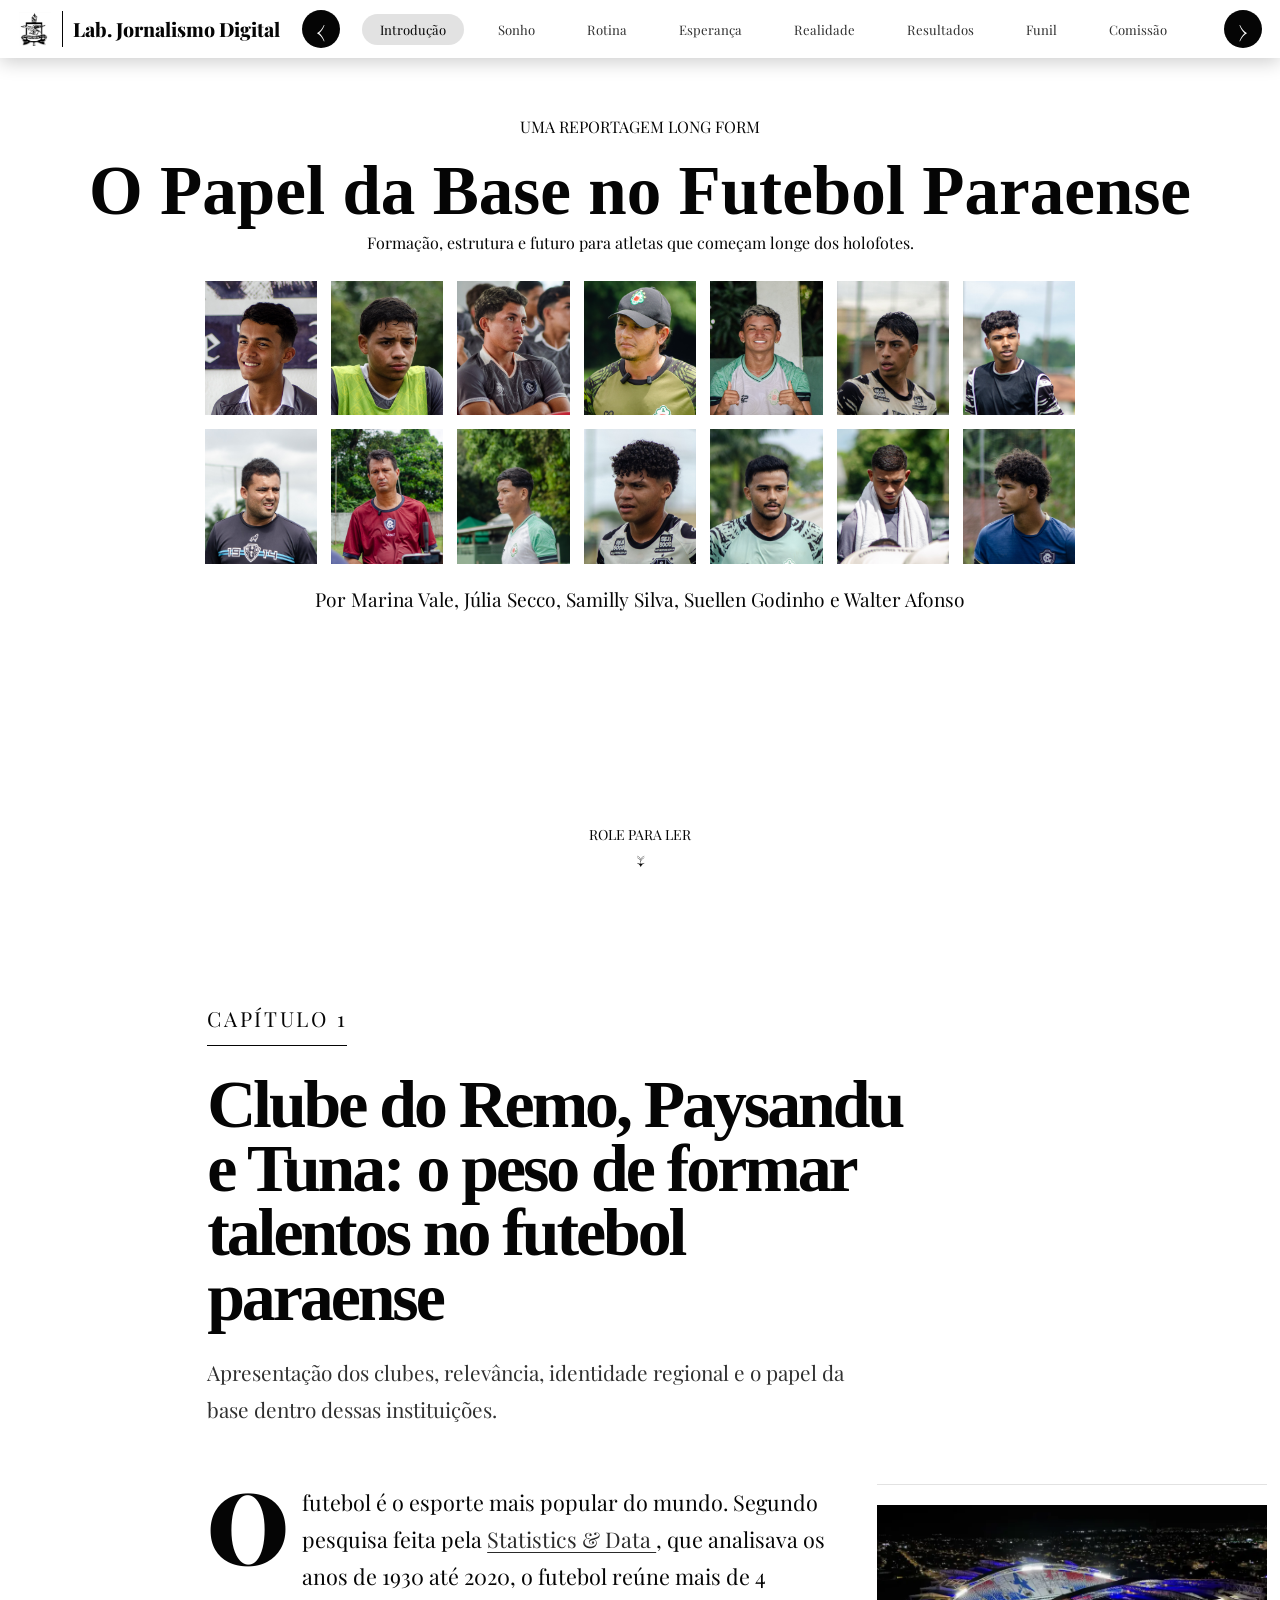
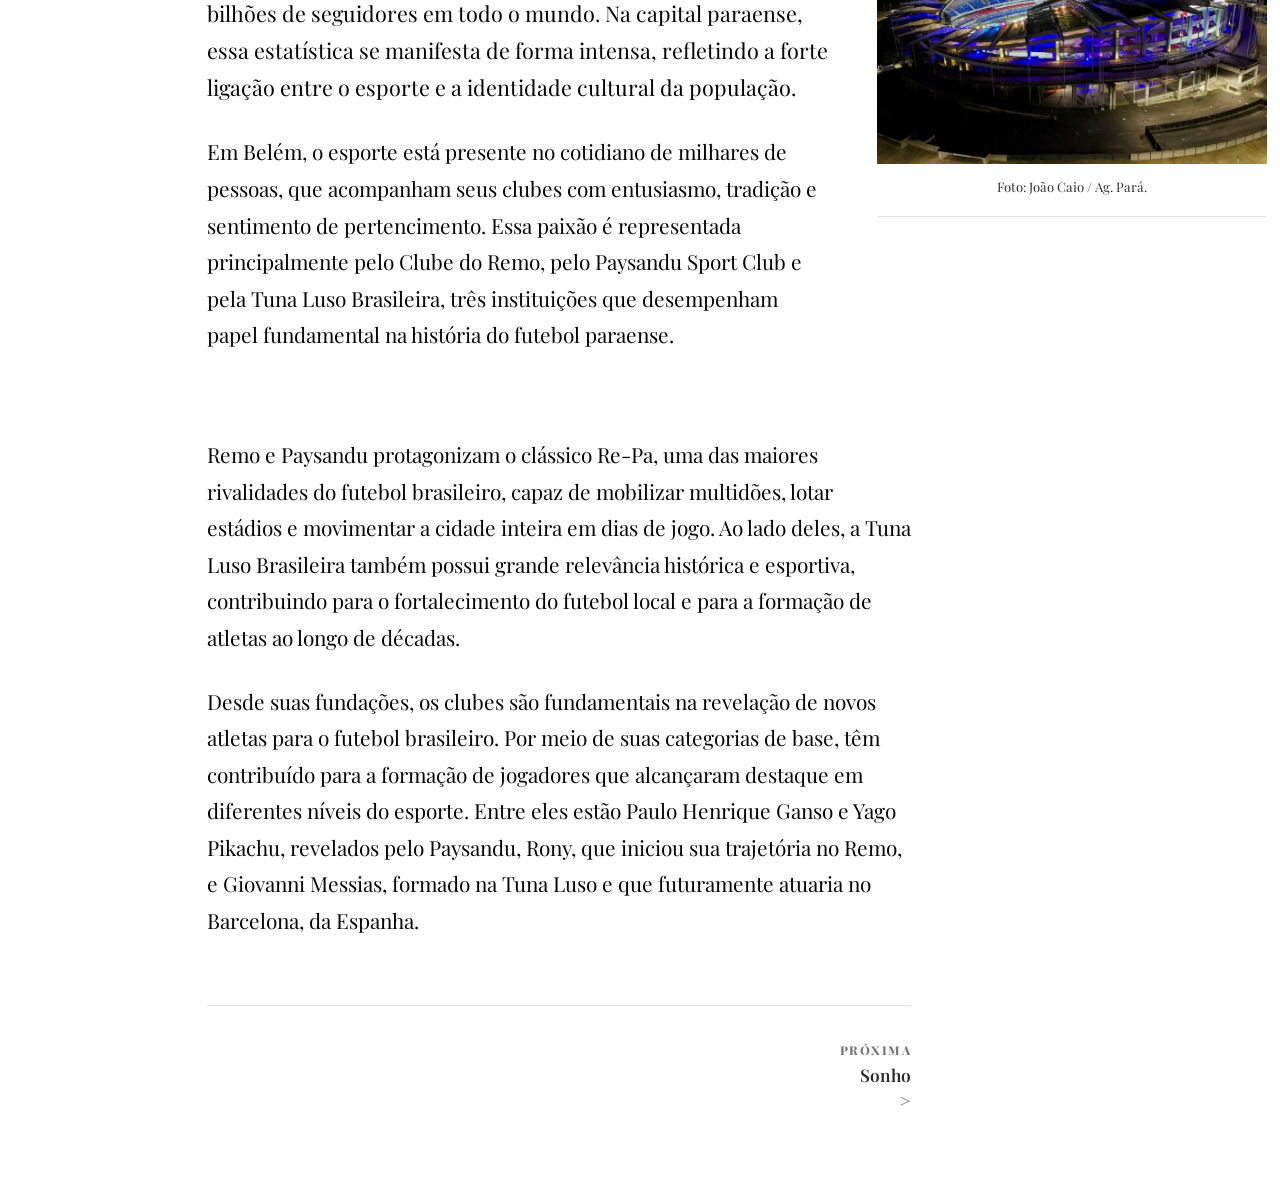
<file: index.html>
<!DOCTYPE html>
<html lang="pt-BR">
<head>
  <meta charset="UTF-8" />
  <meta name="viewport" content="width=device-width, initial-scale=1.0" />

  <title>O Papel da Base no Futebol Paraense | Lab. Jornalismo Digital</title>
  <link rel="icon" type="image/png" href="assets/home/iconsite.webp" />

  <link rel="preconnect" href="https://fonts.googleapis.com">
  <link rel="preconnect" href="https://fonts.gstatic.com" crossorigin>
  <link href="https://fonts.googleapis.com/css2?family=Playfair+Display:wght@300;400;600;700;800;900&display=swap" rel="stylesheet">

  <!-- CSS: index.html → reset.css + chapter.css + home.css -->
  <link rel="stylesheet" href="css/reset.css" />
  <link rel="stylesheet" href="css/chapter.css" />
  <link rel="stylesheet" href="css/home.css" />
</head>

<body>
  <header class="site-navbar">
    <div class="brand">
      <img src="assets/home/logo-ufpa.png" alt="Logo UFPA" class="brand-logo">
      <span class="brand-divider"></span>
      <strong>Lab. Jornalismo Digital</strong>
    </div>

    <button class="nav-arrow nav-arrow-left" type="button" aria-label="Rolar menu para esquerda" data-scroll-menu="-1">
      ‹
    </button>

    <nav class="nav-scroll" id="navScroll" aria-label="Navegação principal">
      <button class="nav-close" type="button" aria-label="Fechar menu" data-close-menu>×</button>
      <a href="index.html">Introdução</a>
      <a href="comeco-do-sonho.html">Sonho</a>
      <a href="a-rotina-invisivel.html">Rotina</a>
      <a href="o-futebol-como-esperanca.html">Esperança</a>
      <a href="a-realidade.html">Realidade</a>
      <a href="resultados-precoce.html">Resultados</a>
      <a href="o-funil.html">Funil</a>
      <a href="o-olhar-da-comissao.html">Comissão</a>
      <a href="saude-fisica-e-mental.html">Saúde</a>
      <a href="da-base-para-o-profissional.html">Profissional</a>
      <a href="os-talentos-que-ficaram.html">Talentos</a>
      <a href="conclusao.html">Conclusão</a>
    </nav>

    <button class="nav-arrow nav-arrow-right" type="button" aria-label="Rolar menu para direita" data-scroll-menu="1">
      ›
    </button>

    <button class="nav-toggle" type="button" aria-label="Abrir menu" aria-expanded="false" data-menu-toggle>
      ☰
    </button>
  </header>

  <main>
    <section class="home-hero" id="inicio">
      <p>UMA REPORTAGEM LONG FORM</p>
    <br>
      <h1>O Papel da Base no Futebol Paraense</h1>

      <p class="subtitle">
        Formação, estrutura e futuro para atletas que começam longe dos holofotes.
      </p>

      <div class="photo-mosaic" aria-label="Galeria de atletas da base">
        <img src="assets/home/atleta-01.jpg" alt="Atleta da base em campo">
        <img src="assets/home/atleta-02.jpg" alt="Atleta da base em treino">
        <img src="assets/home/atleta-03.jpg" alt="Jovem atleta durante atividade">
        <img src="assets/home/atleta-04.jpg" alt="Atleta da base no gramado">
        <img src="assets/home/atleta-05.jpg" alt="Jogador da base em treinamento">
        <img src="assets/home/atleta-06.jpg" alt="Atleta em campo">
        <img src="assets/home/atleta-07.jpg" alt="Jovem jogador da base">
        <img src="assets/home/atleta-08.jpg" alt="Atleta da base em campo">
        <img src="assets/home/atleta-09.jpg" alt="Atleta da base em treino">
        <img src="assets/home/atleta-10.jpg" alt="Jovem atleta durante atividade">
        <img src="assets/home/atleta-11.jpg" alt="Atleta da base no gramado">
        <img src="assets/home/atleta-12.jpg" alt="Jogador da base em treinamento">
        <img src="assets/home/atleta-13.jpg" alt="Atleta em campo">
        <img src="assets/home/atleta-14.jpg" alt="Jovem jogador da base">
      </div>

      <p class="authors">
        Por Marina Vale, Júlia Secco, Samilly Silva, Suellen Godinho e Walter Afonso
      </p>

      <a href="#introducao" class="scroll-indicator">
        <span>ROLE PARA LER</span>
        <small>↓</small>
      </a>
    </section>

    <article class="story-content chapter-page" id="introducao">
      <header class="chapter-header">
        <p class="kicker">CAPÍTULO 1</p>
        <h1>Clube do Remo, Paysandu e Tuna: o peso de formar talentos no futebol paraense</h1>
        <p class="chapter-summary">
          Apresentação dos clubes, relevância, identidade regional e o papel da base dentro dessas instituições.
        </p>
      </header>

      <section class="media-row">
        <div class="media-text">
          <p class="lead">
            O futebol é o esporte mais popular do mundo. Segundo pesquisa feita pela
            <a href="https://www.statista.com/statistics/1112665/football-popularity-worldwide/" target="_blank" rel="noopener noreferrer">
              Statistics &amp; Data
            </a>,
            que analisava os anos de 1930 até 2020, o futebol reúne mais de 4 bilhões de seguidores em todo o mundo. Na capital paraense, essa estatística se manifesta de forma intensa, refletindo a forte ligação entre o esporte e a identidade cultural da população.
          </p>

          <p>
            Em Belém, o esporte está presente no cotidiano de milhares de pessoas, que acompanham seus clubes com entusiasmo, tradição e sentimento de pertencimento. Essa paixão é representada principalmente pelo Clube do Remo, pelo Paysandu Sport Club e pela Tuna Luso Brasileira, três instituições que desempenham papel fundamental na história do futebol paraense.
          </p>
        </div>

        <figure class="side-media">
          <button
            class="media-open"
            type="button"
            data-modal-image="assets/home/mangueirao.webp"
            aria-label="Ampliar foto do estádio do Mangueirão, em Belém"
          >
            <img
              src="assets/home/mangueirao.webp"
              alt="Foto do estádio do Mangueirão, em Belém"
            >
          </button>

          <figcaption>
            Foto: João Caio / Ag. Pará.
          </figcaption>
        </figure>
      </section>

      <p>
        Remo e Paysandu protagonizam o clássico Re-Pa, uma das maiores rivalidades do futebol brasileiro, capaz de mobilizar multidões, lotar estádios e movimentar a cidade inteira em dias de jogo. Ao lado deles, a Tuna Luso Brasileira também possui grande relevância histórica e esportiva, contribuindo para o fortalecimento do futebol local e para a formação de atletas ao longo de décadas.
      </p>

      <p>
        Desde suas fundações, os clubes são fundamentais na revelação de novos atletas para o futebol brasileiro. Por meio de suas categorias de base, têm contribuído para a formação de jogadores que alcançaram destaque em diferentes níveis do esporte. Entre eles estão Paulo Henrique Ganso e Yago Pikachu, revelados pelo Paysandu, Rony, que iniciou sua trajetória no Remo, e Giovanni Messias, formado na Tuna Luso e que futuramente atuaria no Barcelona, da Espanha.
      </p>
    </article>

    <div class="modal-content" id="modalContent"></div>
  </div>

  <script src="js/main.js"></script>
</body>
</html>
</file>
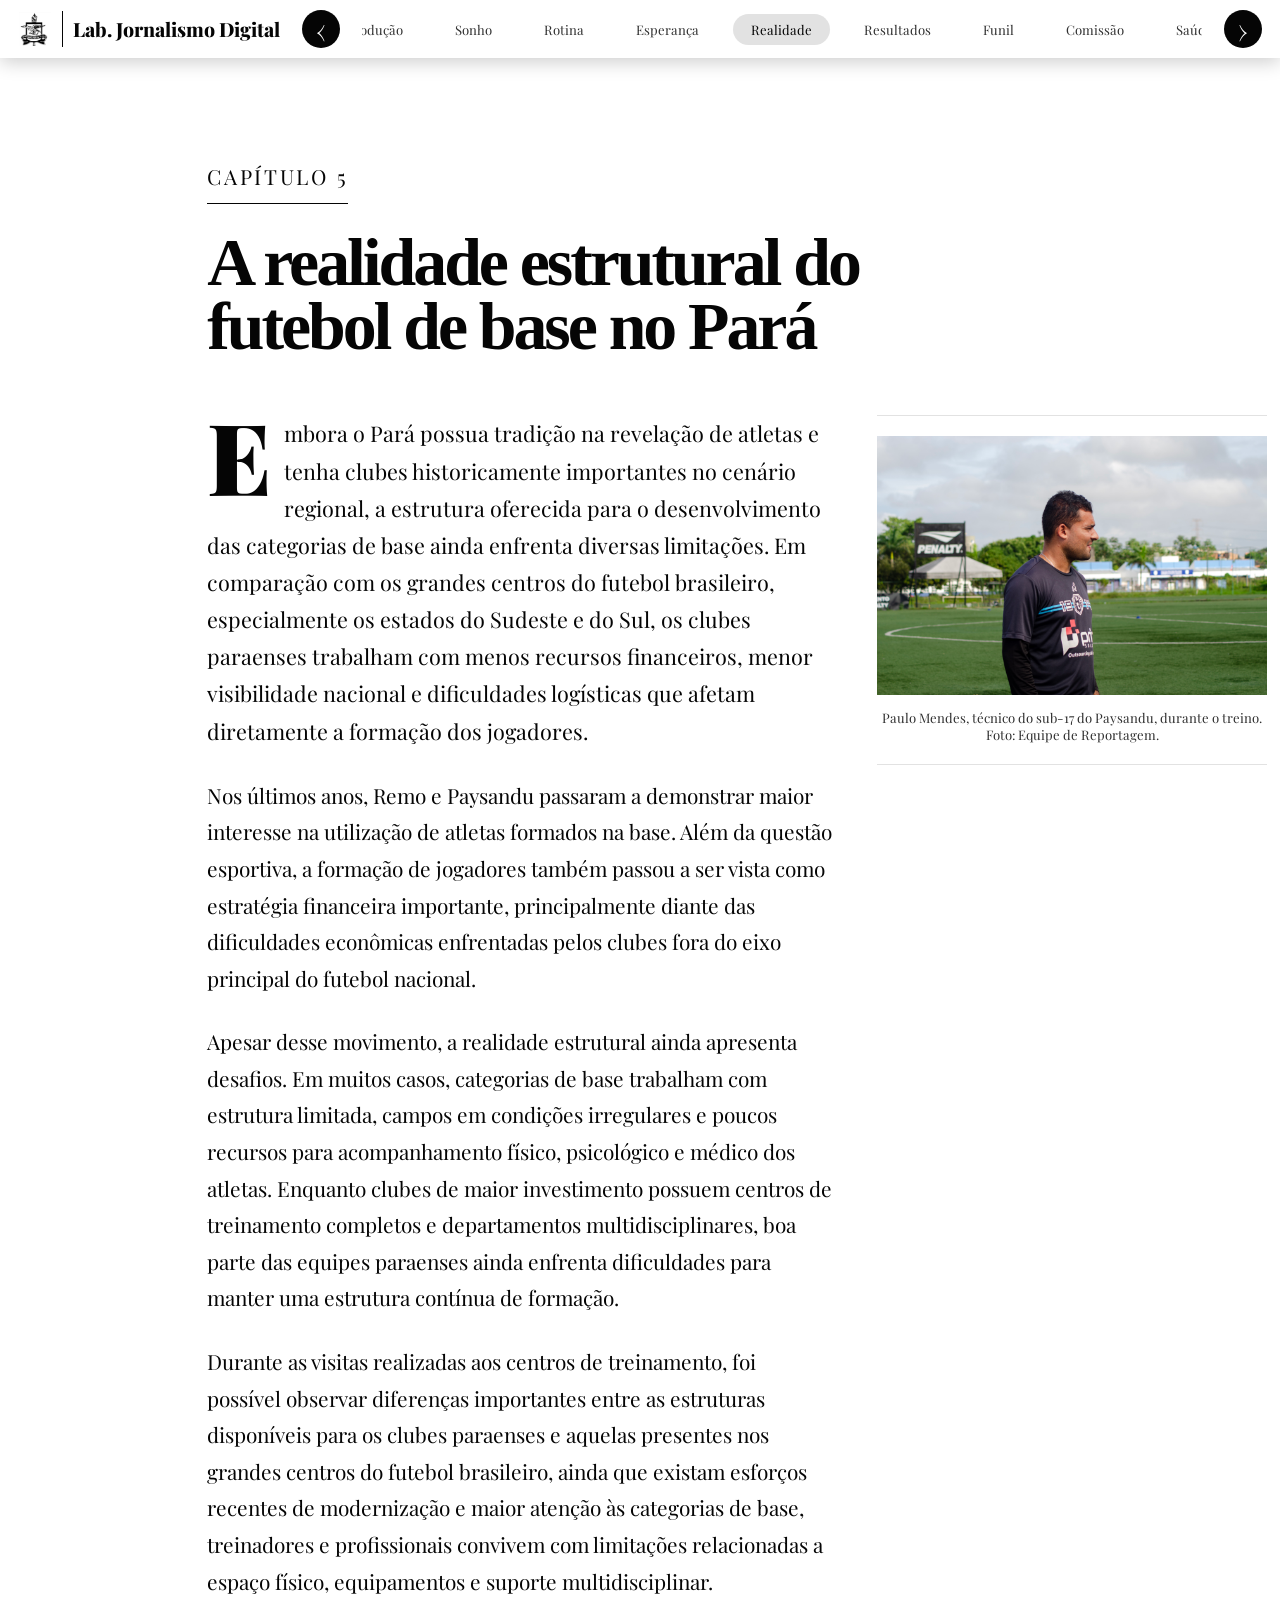
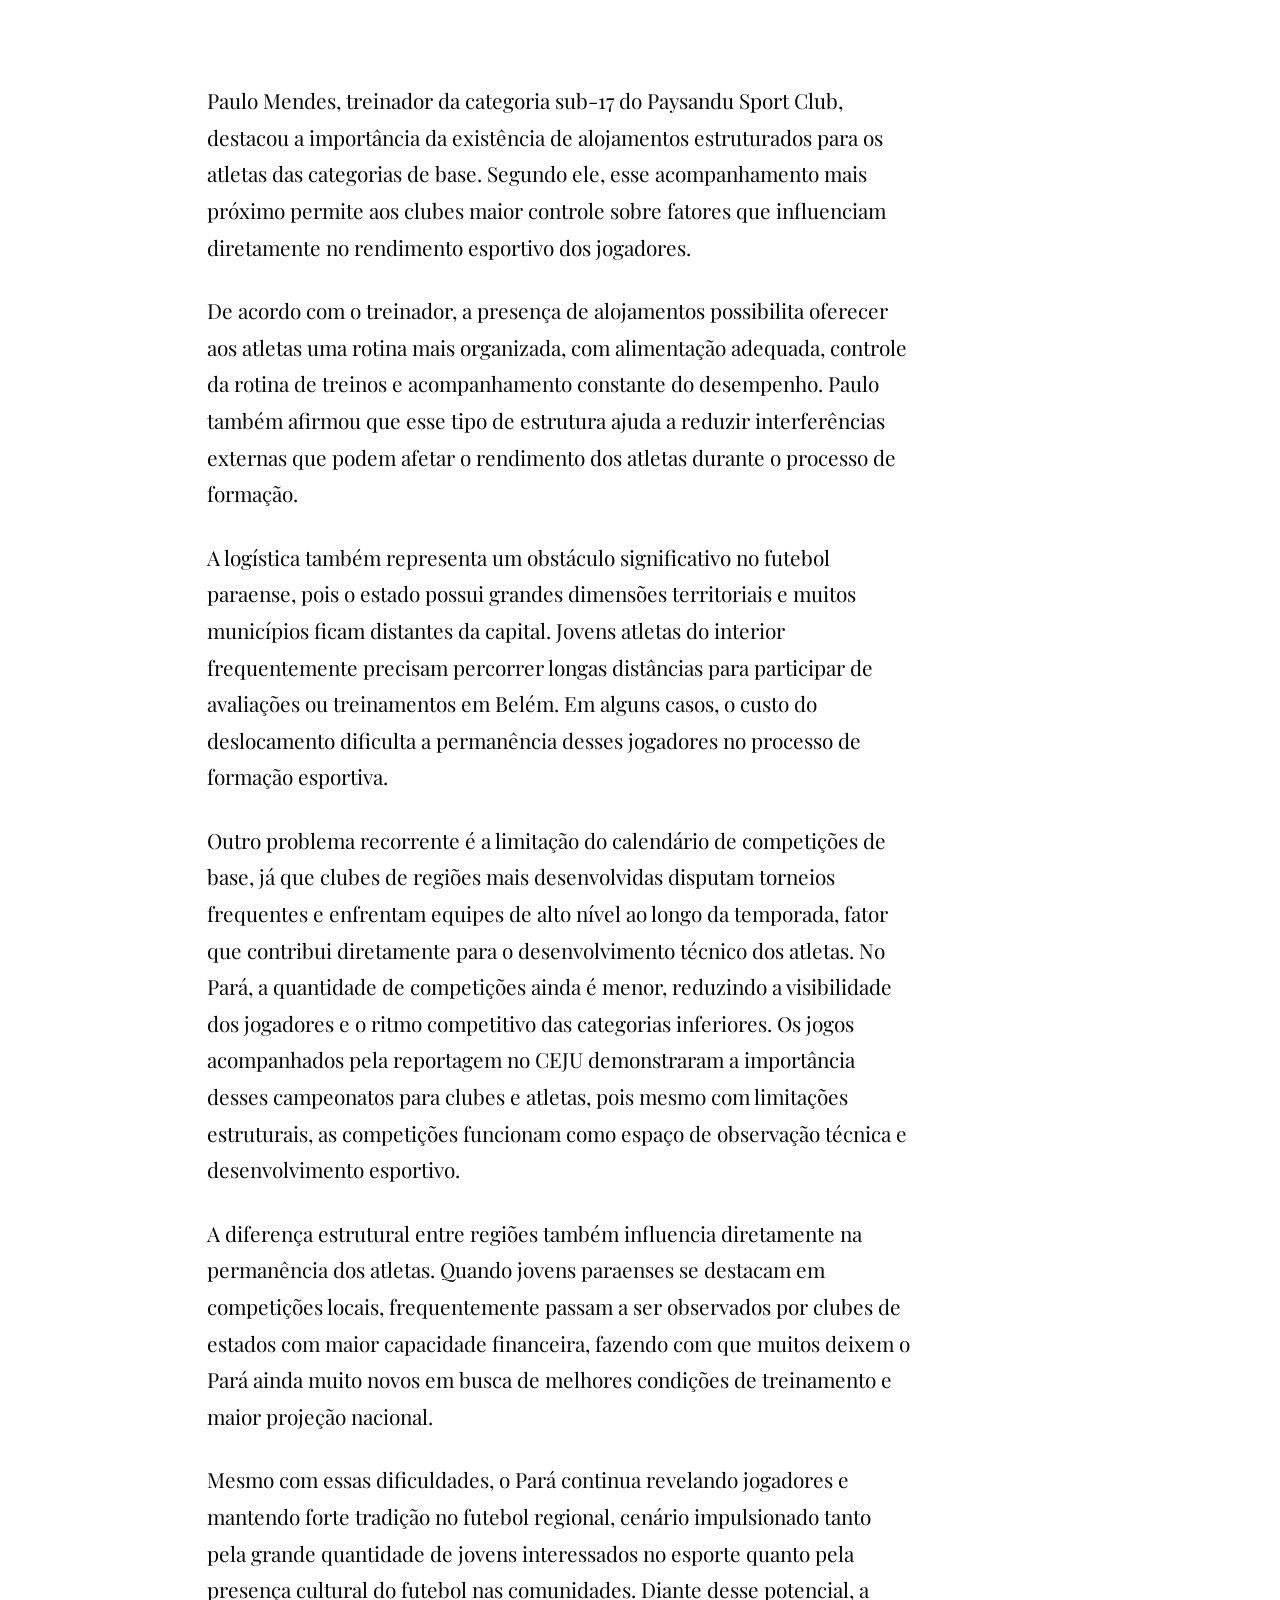
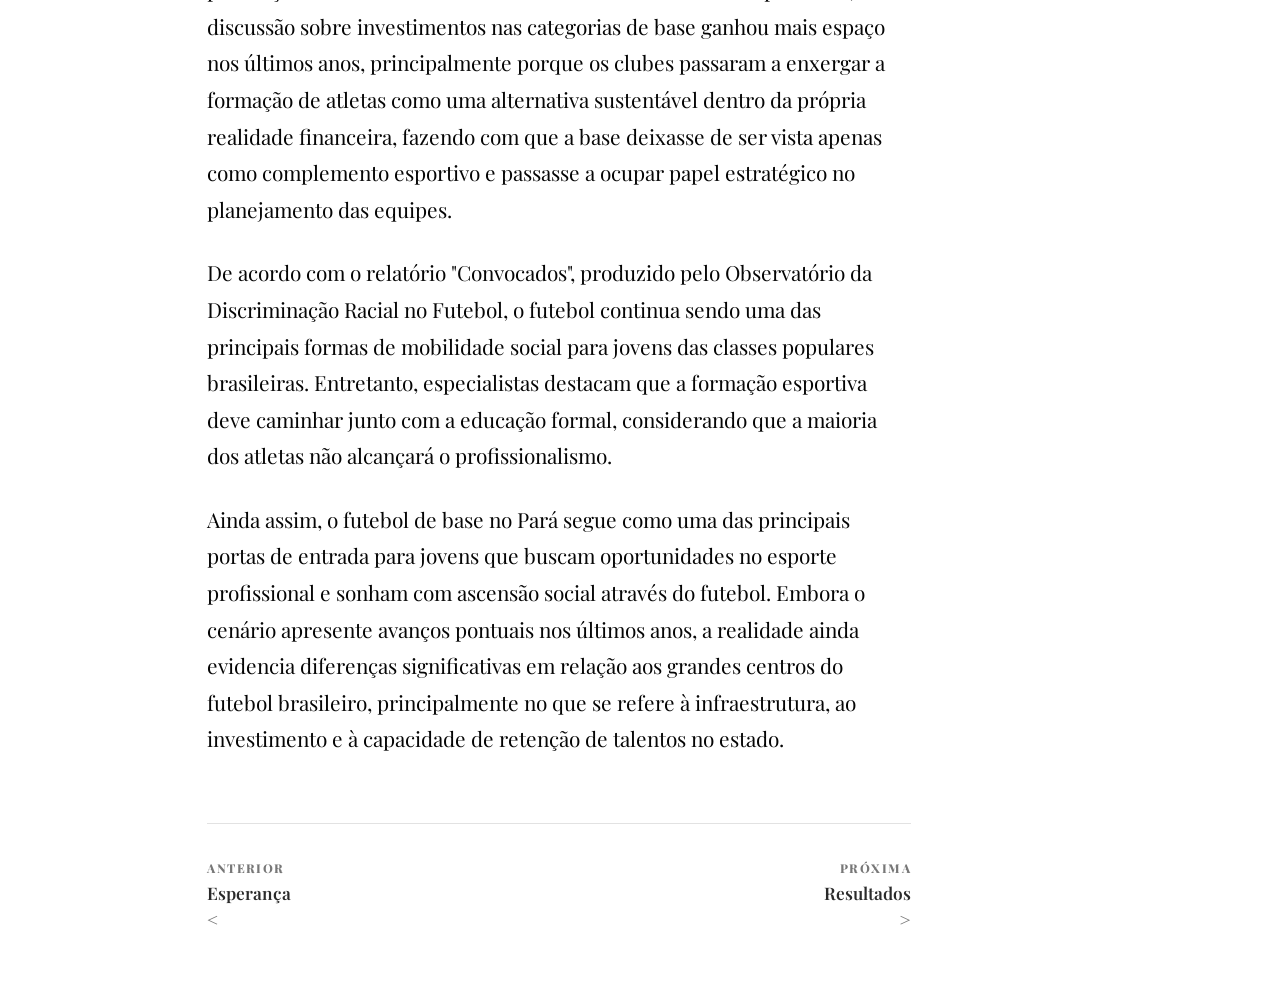
<file: a-realidade.html>
<!DOCTYPE html>
<html lang="pt-BR">
<head>
  <meta charset="UTF-8" />
  <meta name="viewport" content="width=device-width, initial-scale=1.0" />
  <title>A realidade estrutural | Lab. Jornalismo Digital</title>
  <link rel="icon" type="image/png" href="assets/home/iconsite.webp" />
  <link rel="preconnect" href="https://fonts.googleapis.com">
  <link rel="preconnect" href="https://fonts.gstatic.com" crossorigin>
  <link href="https://fonts.googleapis.com/css2?family=Playfair+Display:wght@300;400;600;700;800;900&display=swap" rel="stylesheet">
  <!-- CSS: a-realidade.html → reset.css + chapter.css + a-realidade.css -->
  <link rel="stylesheet" href="css/reset.css" />
  <link rel="stylesheet" href="css/chapter.css" />
  <link rel="stylesheet" href="css/a-realidade.css" />
</head>
<body>
  <header class="site-navbar">
    <div class="brand">
      <img src="assets/home/logo-ufpa.png" alt="Logo UFPA" class="brand-logo">
      <span class="brand-divider"></span>
      <strong>Lab. Jornalismo Digital</strong>
    </div>
    <button class="nav-arrow nav-arrow-left" type="button" aria-label="Rolar menu para esquerda" data-scroll-menu="-1">‹</button>
    <nav class="nav-scroll" id="navScroll" aria-label="Navegação principal">
      <button class="nav-close" type="button" aria-label="Fechar menu" data-close-menu>×</button>
      <a href="index.html">Introdução</a>
      <a href="comeco-do-sonho.html">Sonho</a>
      <a href="a-rotina-invisivel.html">Rotina</a>
      <a href="o-futebol-como-esperanca.html">Esperança</a>
      <a href="a-realidade.html">Realidade</a>
      <a href="resultados-precoce.html">Resultados</a>
      <a href="o-funil.html">Funil</a>
      <a href="o-olhar-da-comissao.html">Comissão</a>
      <a href="saude-fisica-e-mental.html">Saúde</a>
      <a href="da-base-para-o-profissional.html">Profissional</a>
      <a href="os-talentos-que-ficaram.html">Talentos</a>
      <a href="conclusao.html">Conclusão</a>
    </nav>
    <button class="nav-arrow nav-arrow-right" type="button" aria-label="Rolar menu para direita" data-scroll-menu="1">›</button>
    <button class="nav-toggle" type="button" aria-label="Abrir menu" aria-expanded="false" data-menu-toggle>☰</button>
  </header>
  <main>
    <article class="story-content chapter-page">
      <header class="chapter-header">
        <p class="kicker">CAPÍTULO 5</p>
        <h1>A realidade estrutural do futebol de base no Pará</h1>
      </header>
      <section class="media-row">
        <div class="media-text">
          <p class="lead">
            Embora o Pará possua tradição na revelação de atletas e tenha clubes historicamente importantes no cenário regional, a estrutura oferecida para o desenvolvimento das categorias de base ainda enfrenta diversas limitações. Em comparação com os grandes centros do futebol brasileiro, especialmente os estados do Sudeste e do Sul, os clubes paraenses trabalham com menos recursos financeiros, menor visibilidade nacional e dificuldades logísticas que afetam diretamente a formação dos jogadores.
          </p>

          <p>Nos últimos anos, Remo e Paysandu passaram a demonstrar maior interesse na utilização de atletas formados na base. Além da questão esportiva, a formação de jogadores também passou a ser vista como estratégia financeira importante, principalmente diante das dificuldades econômicas enfrentadas pelos clubes fora do eixo principal do futebol nacional.
          </p>

          <p>
            Apesar desse movimento, a realidade estrutural ainda apresenta desafios. Em muitos casos, categorias de base trabalham com estrutura limitada, campos em condições irregulares e poucos recursos para acompanhamento físico, psicológico e médico dos atletas. Enquanto clubes de maior investimento possuem centros de treinamento completos e departamentos multidisciplinares, boa parte das equipes paraenses ainda enfrenta dificuldades para manter uma estrutura contínua de formação.
          </p>

          <p>
            Durante as visitas realizadas aos centros de treinamento, foi possível observar diferenças importantes entre as estruturas disponíveis para os clubes paraenses e aquelas presentes nos grandes centros do futebol brasileiro, ainda que existam esforços recentes de modernização e maior atenção às categorias de base, treinadores e profissionais convivem com limitações relacionadas a espaço físico, equipamentos e suporte multidisciplinar.
          </p>
        </div>

        <figure class="side-media">
          <button class="media-open" type="button" data-modal-image="assets/realidade/PauloMendes.jpg" aria-label="Ampliar imagem sobre a realidade da base">
            <img src="assets/realidade/PauloMendes.jpg" alt="Ilustração sobre a realidade estrutural do futebol de base no Pará">
          </button>
          <figcaption>Paulo Mendes, técnico do sub-17 do Paysandu, durante o treino. Foto: Equipe de Reportagem.</figcaption>
        </figure>
      </section>

  
        <p>
        Paulo Mendes, treinador da categoria sub-17 do Paysandu Sport Club, destacou a importância da existência de alojamentos estruturados para os atletas das categorias de base. Segundo ele, esse acompanhamento mais próximo permite aos clubes maior controle sobre fatores que influenciam diretamente no rendimento esportivo dos jogadores.
         </p>
      

      <p>
        
      </p>    
      <p>
        De acordo com o treinador, a presença de alojamentos possibilita oferecer aos atletas uma rotina mais organizada, com alimentação adequada, controle da rotina de treinos e acompanhamento constante do desempenho. Paulo também afirmou que esse tipo de estrutura ajuda a reduzir interferências externas que podem afetar o rendimento dos atletas durante o processo de formação.
      </p>

      <p>
        A logística também representa um obstáculo significativo no futebol paraense, pois o estado possui grandes dimensões territoriais e muitos municípios ficam distantes da capital. Jovens atletas do interior frequentemente precisam percorrer longas distâncias para participar de avaliações ou treinamentos em Belém. Em alguns casos, o custo do deslocamento dificulta a permanência desses jogadores no processo de formação esportiva.
      </p>

      <p>
        Outro problema recorrente é a limitação do calendário de competições de base, já que clubes de regiões mais desenvolvidas disputam torneios frequentes e enfrentam equipes de alto nível ao longo da temporada, fator que contribui diretamente para o desenvolvimento técnico dos atletas. No Pará, a quantidade de competições ainda é menor, reduzindo a visibilidade dos jogadores e o ritmo competitivo das categorias inferiores. Os jogos acompanhados pela reportagem no CEJU demonstraram a importância desses campeonatos para clubes e atletas, pois mesmo com limitações estruturais, as competições funcionam como espaço de observação técnica e desenvolvimento esportivo.
      </p>

      <p>
        A diferença estrutural entre regiões também influencia diretamente na permanência dos atletas. Quando jovens paraenses se destacam em competições locais, frequentemente passam a ser observados por clubes de estados com maior capacidade financeira, fazendo com que muitos deixem o Pará ainda muito novos em busca de melhores condições de treinamento e maior projeção nacional.
      </p>

      <p>
        Mesmo com essas dificuldades, o Pará continua revelando jogadores e mantendo forte tradição no futebol regional, cenário impulsionado tanto pela grande quantidade de jovens interessados no esporte quanto pela presença cultural do futebol nas comunidades. Diante desse potencial, a discussão sobre investimentos nas categorias de base ganhou mais espaço nos últimos anos, principalmente porque os clubes passaram a enxergar a formação de atletas como uma alternativa sustentável dentro da própria realidade financeira, fazendo com que a base deixasse de ser vista apenas como complemento esportivo e passasse a ocupar papel estratégico no planejamento das equipes.
      </p>

      <p>
        De acordo com o relatório "Convocados", produzido pelo Observatório da Discriminação Racial no Futebol, o futebol continua sendo uma das principais formas de mobilidade social para jovens das classes populares brasileiras. Entretanto, especialistas destacam que a formação esportiva deve caminhar junto com a educação formal, considerando que a maioria dos atletas não alcançará o profissionalismo.
      </p>

      <p>
        Ainda assim, o futebol de base no Pará segue como uma das principais portas de entrada para jovens que buscam oportunidades no esporte profissional e sonham com ascensão social através do futebol. Embora o cenário apresente avanços pontuais nos últimos anos, a realidade ainda evidencia diferenças significativas em relação aos grandes centros do futebol brasileiro, principalmente no que se refere à infraestrutura, ao investimento e à capacidade de retenção de talentos no estado. 
      </p>
    </article>
  </main>
  <script src="js/main.js"></script>
</body>
</html>
</file>
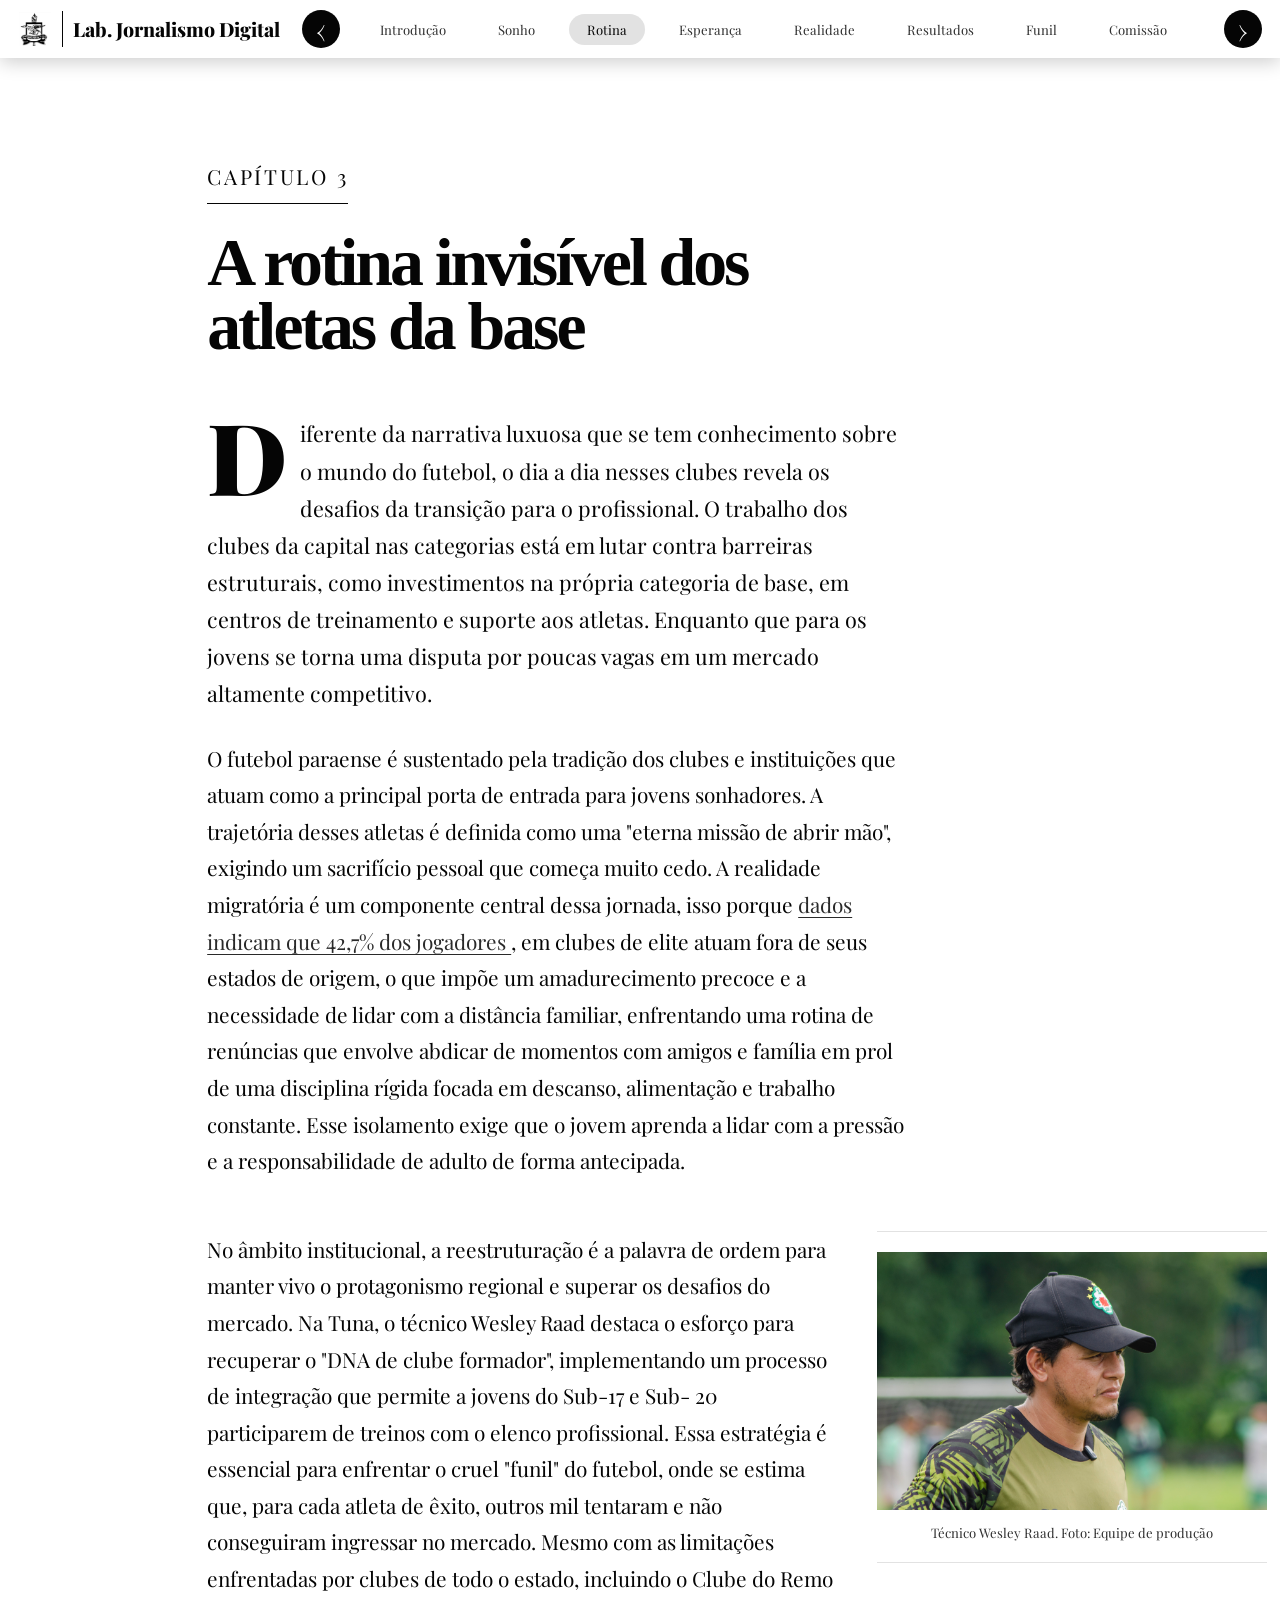
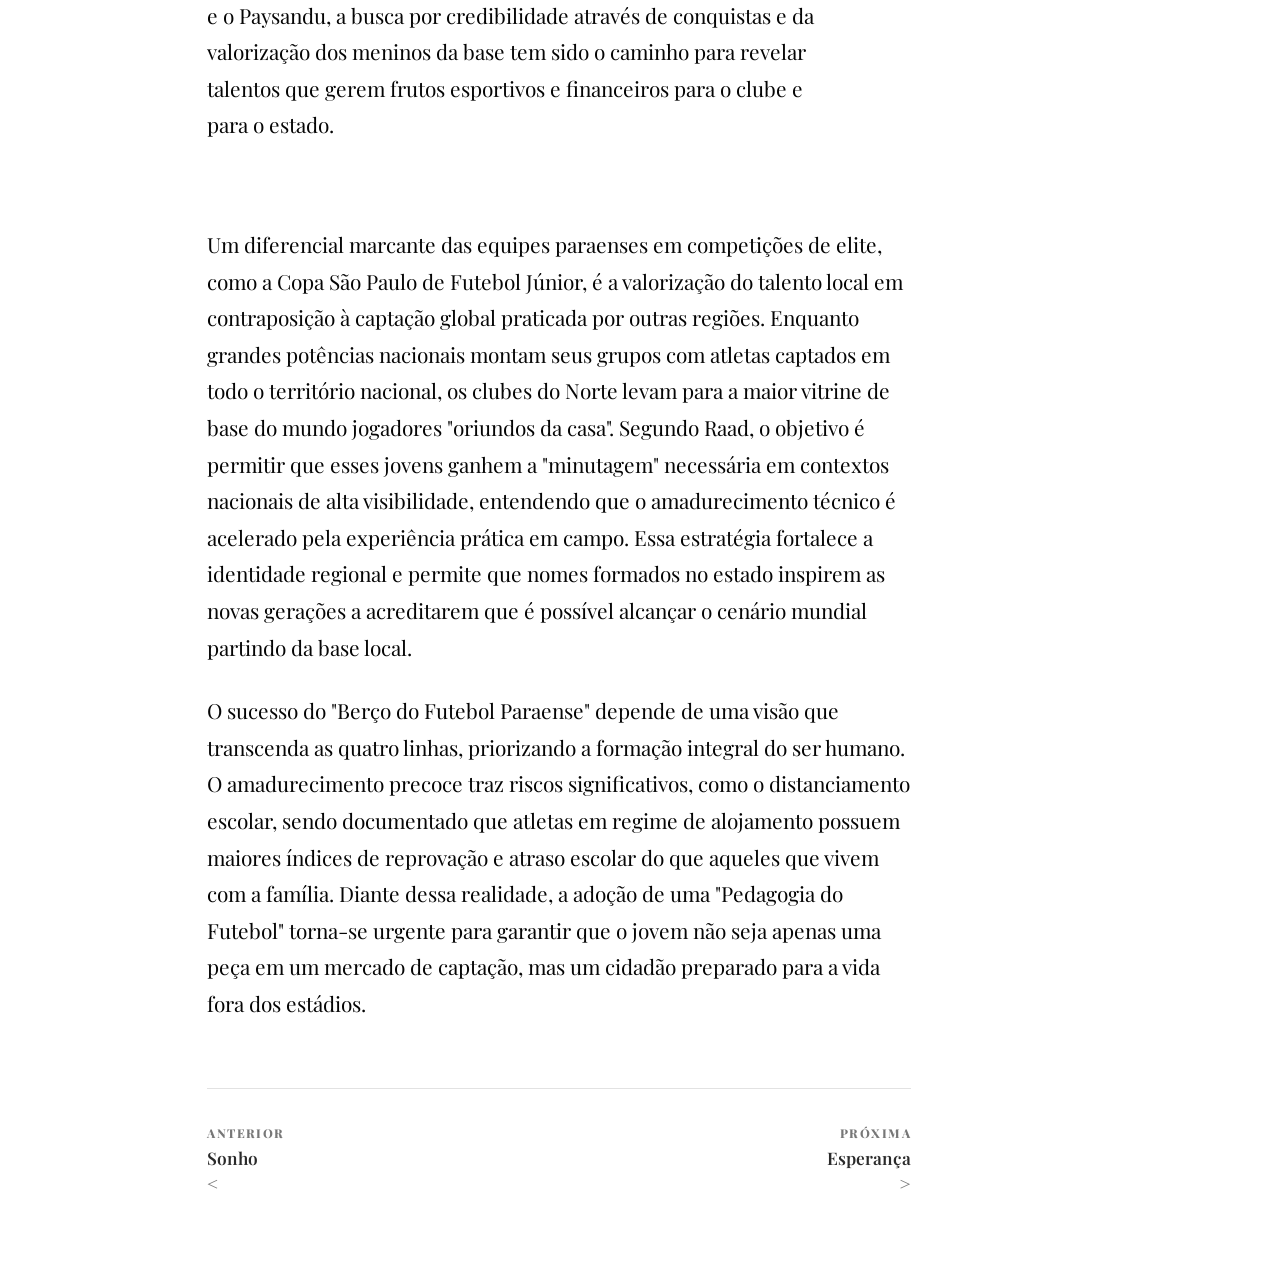
<file: a-rotina-invisivel.html>
<!DOCTYPE html>
<html lang="pt-BR">
<head>
  <meta charset="UTF-8" />
  <meta name="viewport" content="width=device-width, initial-scale=1.0" />
  <title>A rotina invisível | Lab. Jornalismo Digital</title>
  <link rel="icon" type="image/png" href="assets/home/iconsite.webp" />
  <link rel="preconnect" href="https://fonts.googleapis.com">
  <link rel="preconnect" href="https://fonts.gstatic.com" crossorigin>
  <link href="https://fonts.googleapis.com/css2?family=Playfair+Display:wght@300;400;600;700;800;900&display=swap" rel="stylesheet">
  <!-- CSS: a-rotina-invisivel.html → reset.css + chapter.css + a-rotina-invisivel.css -->
  <link rel="stylesheet" href="css/reset.css" />
  <link rel="stylesheet" href="css/chapter.css" />
  <link rel="stylesheet" href="css/a-rotina-invisivel.css" />
</head>
<body>
  <header class="site-navbar">
    <div class="brand">
      <img src="assets/home/logo-ufpa.png" alt="Logo UFPA" class="brand-logo">
      <span class="brand-divider"></span>
      <strong>Lab. Jornalismo Digital</strong>
    </div>
    <button class="nav-arrow nav-arrow-left" type="button" aria-label="Rolar menu para esquerda" data-scroll-menu="-1">‹</button>
    <nav class="nav-scroll" id="navScroll" aria-label="Navegação principal">
      <button class="nav-close" type="button" aria-label="Fechar menu" data-close-menu>×</button>
      <a href="index.html">Introdução</a>
      <a href="comeco-do-sonho.html">Sonho</a>
      <a href="a-rotina-invisivel.html">Rotina</a>
      <a href="o-futebol-como-esperanca.html">Esperança</a>
      <a href="a-realidade.html">Realidade</a>
      <a href="resultados-precoce.html">Resultados</a>
      <a href="o-funil.html">Funil</a>
      <a href="o-olhar-da-comissao.html">Comissão</a>
      <a href="saude-fisica-e-mental.html">Saúde</a>
      <a href="da-base-para-o-profissional.html">Profissional</a>
      <a href="os-talentos-que-ficaram.html">Talentos</a>
      <a href="conclusao.html">Conclusão</a>
    </nav>
    <button class="nav-arrow nav-arrow-right" type="button" aria-label="Rolar menu para direita" data-scroll-menu="1">›</button>
    <button class="nav-toggle" type="button" aria-label="Abrir menu" aria-expanded="false" data-menu-toggle>☰</button>
  </header>
  <main>
    <article class="story-content chapter-page">
      <header class="chapter-header">
        <p class="kicker">CAPÍTULO 3</p>
        <h1>A rotina invisível dos atletas da base</h1>
      </header>
      <p class="lead">Diferente da narrativa luxuosa que se tem conhecimento sobre o mundo do futebol, o dia a dia nesses clubes revela os desafios da transição para o profissional. O trabalho dos clubes da capital nas categorias está em lutar contra barreiras estruturais, como investimentos na própria categoria de base, em centros de treinamento e suporte aos atletas. Enquanto que para os jovens se torna uma disputa por poucas vagas em um mercado altamente competitivo.
      </p>

          <p>
        O futebol paraense é sustentado pela tradição dos clubes e instituições que atuam como a principal porta de entrada para jovens sonhadores. A trajetória desses atletas é definida como uma "eterna missão de abrir mão", exigindo um sacrifício pessoal que começa muito cedo. A realidade migratória é um componente central dessa jornada, isso porque
        <a href="https://universidadedofutebol.com.br/2021/08/31/fluxos-migratorios-no-futebol-de-base-brasileiro/" target="_blank" rel="noopener noreferrer">
          dados indicam que 42,7% dos jogadores
        </a>,
em clubes de elite atuam fora de seus estados de origem, o que impõe um amadurecimento precoce e a necessidade de lidar com a distância familiar, enfrentando uma rotina de renúncias que envolve abdicar de momentos com amigos e família em prol de uma disciplina rígida focada em descanso, alimentação e trabalho constante. Esse isolamento exige que o jovem aprenda a lidar com a pressão e a responsabilidade de adulto de forma antecipada.
      </p>

       <section class="media-row">
        <div class="media-text">
          <p>
        No âmbito institucional, a reestruturação é a palavra de ordem para manter vivo o protagonismo regional e superar os desafios do mercado. Na Tuna, o técnico Wesley Raad destaca o esforço para recuperar o "DNA de clube formador", implementando um processo de integração que permite a jovens do Sub-17 e Sub- 20 participarem de treinos com o elenco profissional. Essa estratégia é essencial para enfrentar o cruel "funil" do futebol, onde se estima que, para cada atleta de êxito, outros mil tentaram e não conseguiram ingressar no mercado. Mesmo com as limitações enfrentadas por clubes de todo o estado, incluindo o Clube do Remo e o Paysandu, a busca por credibilidade através de conquistas e da valorização dos meninos da base tem sido o caminho para revelar talentos que gerem frutos esportivos e financeiros para o clube e para o estado.
          </p>
        </div>

        <figure class="side-media">
          <button class="media-open" type="button" data-modal-image="assets/rotina/WesleyRaadTecnico.jpg" aria-label="Ampliar gráfico do funil">
            <img src="assets/rotina/WesleyRaadTecnico.jpg" alt="Wesley Raad, técnico da Tuna Luso, em treino com atletas da base" />
          </button>
          <figcaption>Técnico Wesley Raad. Foto: Equipe de produção</figcaption>
        </figure>
      </section>

      <p>
        Um diferencial marcante das equipes paraenses em competições de elite, como a Copa São Paulo de Futebol Júnior, é a valorização do talento local em contraposição à captação global praticada por outras regiões. Enquanto grandes potências nacionais montam seus grupos com atletas captados em todo o território nacional, os clubes do Norte levam para a maior vitrine de base do mundo jogadores "oriundos da casa". Segundo Raad, o objetivo é permitir que esses jovens ganhem a "minutagem" necessária em contextos nacionais de alta visibilidade, entendendo que o amadurecimento técnico é acelerado pela experiência prática em campo. Essa estratégia fortalece a identidade regional e permite que nomes formados no estado inspirem as novas gerações a acreditarem que é possível alcançar o cenário mundial partindo da base local.
      </p>

      <p>
        O sucesso do "Berço do Futebol Paraense" depende de uma visão que transcenda as quatro linhas, priorizando a formação integral do ser humano. O amadurecimento precoce traz riscos significativos, como o distanciamento escolar, sendo documentado que atletas em regime de alojamento possuem maiores índices de reprovação e atraso escolar do que aqueles que vivem com a família. Diante dessa realidade, a adoção de uma "Pedagogia do Futebol" torna-se urgente para garantir que o jovem não seja apenas uma peça em um mercado de captação, mas um cidadão preparado para a vida fora dos estádios. 
      </p>

    </article>
  </main>
  <div class="media-modal" id="mediaModal" aria-hidden="true">
    <button class="modal-close" type="button" aria-label="Fechar mídia" data-close-modal>×</button>
    <div class="modal-content" id="modalContent"></div>
  </div>
  <script src="js/main.js"></script>
</body>
</html>
</file>
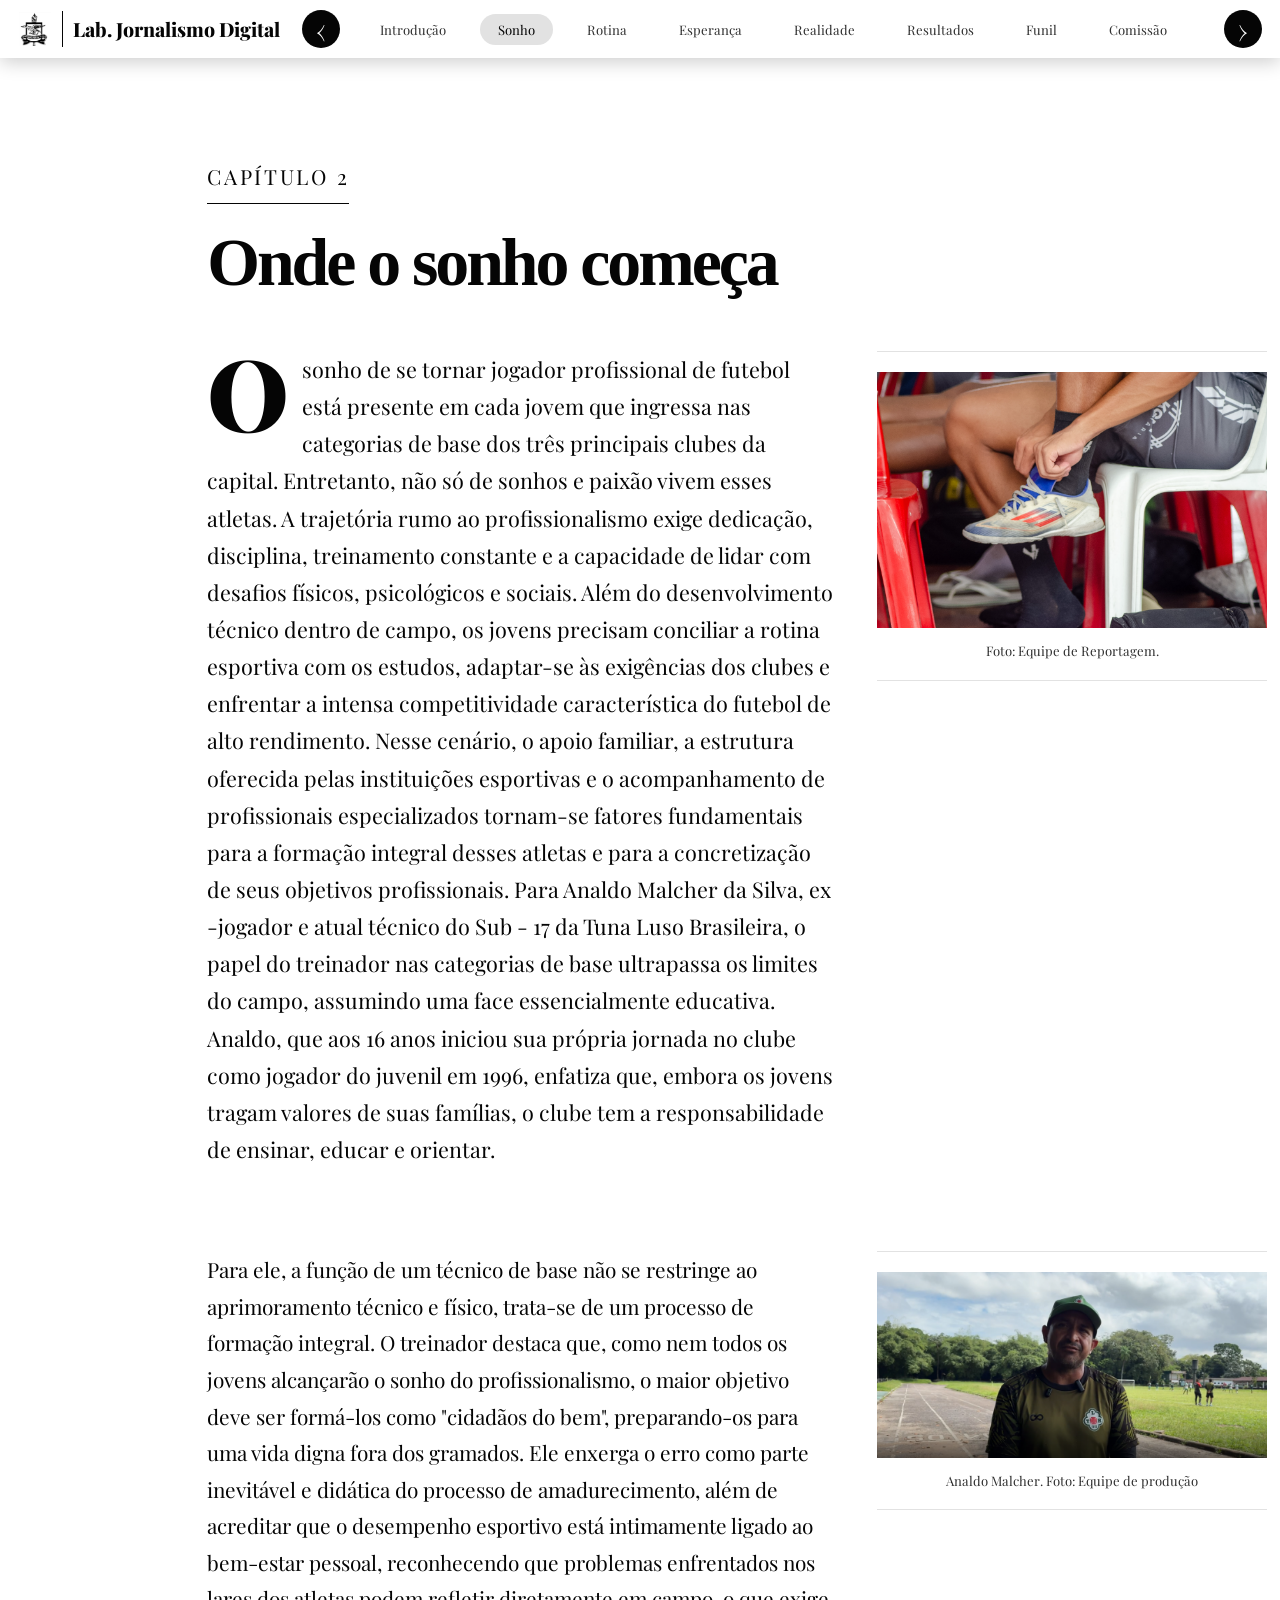
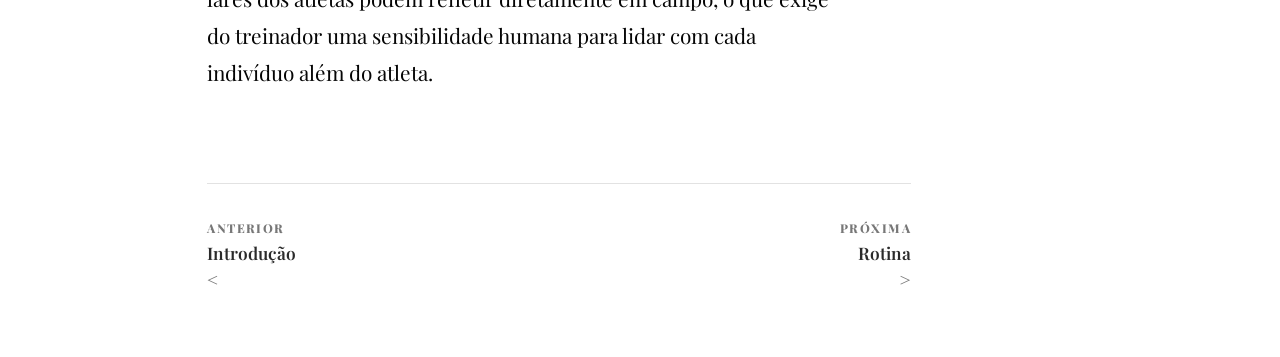
<file: comeco-do-sonho.html>
<!DOCTYPE html>
<html lang="pt-BR">
<head>
  <meta charset="UTF-8" />
  <meta name="viewport" content="width=device-width, initial-scale=1.0" />

  <title>Onde o sonho começa  | Lab. Jornalismo Digital</title>
  <link rel="icon" type="image/png" href="assets/home/iconsite.webp" />

  <link rel="preconnect" href="https://fonts.googleapis.com">
  <link rel="preconnect" href="https://fonts.gstatic.com" crossorigin>
  <link href="https://fonts.googleapis.com/css2?family=Playfair+Display:wght@300;400;600;700;800;900&display=swap" rel="stylesheet">

  <!-- CSS: comeco-do-sonho.html → reset.css + chapter.css + comeco-do-sonho.css -->
  <link rel="stylesheet" href="css/reset.css" />
  <link rel="stylesheet" href="css/chapter.css" />
  <link rel="stylesheet" href="css/comeco-do-sonho.css" />
</head>

<body>
  <header class="site-navbar">
    <div class="brand">
      <img src="assets/home/logo-ufpa.png" alt="Logo UFPA" class="brand-logo">
      <span class="brand-divider"></span>
      <strong>Lab. Jornalismo Digital</strong>
    </div>

    <button class="nav-arrow nav-arrow-left" type="button" aria-label="Rolar menu para esquerda" data-scroll-menu="-1">
      ‹
    </button>

    <nav class="nav-scroll" id="navScroll" aria-label="Navegação principal">
      <button class="nav-close" type="button" aria-label="Fechar menu" data-close-menu>×</button>
      <a href="index.html">Introdução</a>
      <a href="comeco-do-sonho.html">Sonho</a>
      <a href="a-rotina-invisivel.html">Rotina</a>
      <a href="o-futebol-como-esperanca.html">Esperança</a>
      <a href="a-realidade.html">Realidade</a>
      <a href="resultados-precoce.html">Resultados</a>
      <a href="o-funil.html">Funil</a>
      <a href="o-olhar-da-comissao.html">Comissão</a>
      <a href="saude-fisica-e-mental.html">Saúde</a>
      <a href="da-base-para-o-profissional.html">Profissional</a>
      <a href="os-talentos-que-ficaram.html">Talentos</a>
      <a href="conclusao.html">Conclusão</a>
    </nav>

    <button class="nav-arrow nav-arrow-right" type="button" aria-label="Rolar menu para direita" data-scroll-menu="1">
      ›
    </button>

    <button class="nav-toggle" type="button" aria-label="Abrir menu" aria-expanded="false" data-menu-toggle>
      ☰
    </button>
  </header>

  <main>
    <article class="story-content chapter-page">
      <header class="chapter-header">
        <p class="kicker">CAPÍTULO 2</p>
        <h1>Onde o sonho começa</h1>
      </header>

      <section class="media-row">
        <div class="media-text">
          <p class="lead">
        O sonho de se tornar jogador profissional de futebol está presente em cada jovem que ingressa nas categorias de base dos três principais clubes da capital. Entretanto, não só de sonhos e paixão vivem esses atletas. A trajetória rumo ao profissionalismo exige dedicação, disciplina, treinamento constante e a capacidade de lidar com desafios físicos, psicológicos e sociais. Além do desenvolvimento técnico dentro de campo, os jovens precisam conciliar a rotina esportiva com os estudos, adaptar-se às exigências dos clubes e enfrentar a intensa competitividade característica do futebol de alto rendimento. Nesse cenário, o apoio familiar, a estrutura oferecida pelas instituições esportivas e o acompanhamento de profissionais especializados tornam-se fatores fundamentais para a formação integral desses atletas e para a concretização de seus objetivos profissionais. Para Analdo Malcher da Silva, ex -jogador e atual técnico do Sub - 17 da Tuna Luso Brasileira, o papel do treinador nas categorias de base ultrapassa os limites do campo, assumindo uma face essencialmente educativa. Analdo, que aos 16 anos iniciou sua própria jornada no clube como jogador do juvenil em 1996,  enfatiza que, embora os jovens tragam valores de suas famílias, o clube tem a responsabilidade de ensinar, educar e orientar.
          </p>

        </div>

        <figure class="side-media">
          <button
            class="media-open"
            type="button"
            data-modal-image="assets/sonho/chuteira.png"
            aria-label="Ampliar foto de jogador calçando a chuteira"
          >
            <img
              src="assets/sonho/chuteira.png"
              alt="Jogador calçando a chuteira"
            >
          </button>

          <figcaption>
            Foto: Equipe de Reportagem.
          </figcaption>
        </figure>
      </section>



       <section class="media-row">
        <div class="media-text">
          <p>
            Para ele, a função de um técnico de base não se restringe ao aprimoramento técnico e físico, trata-se de um processo de formação integral. O treinador destaca que, como nem todos os jovens alcançarão o sonho do profissionalismo, o maior objetivo deve ser formá-los como "cidadãos do bem", preparando-os para uma vida digna fora dos gramados. Ele enxerga o erro como parte inevitável e didática do processo de amadurecimento, além de acreditar que o desempenho esportivo está intimamente ligado ao bem-estar pessoal, reconhecendo que problemas enfrentados nos lares dos atletas podem refletir diretamente em campo, o que exige do treinador uma sensibilidade humana para lidar com cada indivíduo além do atleta.
          </p>
        </div>

        <figure class="side-media">
          <button class="media-open" type="button" data-modal-image="assets/sonho/AnaldoMalcherTecnico.png" aria-label="Ampliar gráfico do funil">
            <img src="assets/sonho/AnaldoMalcherTecnico.png" alt="Analdo Malcher, técnico da Tuna Luso, em treino com atletas da base" />
          </button>
          <figcaption>Analdo Malcher. Foto: Equipe de produção</figcaption>
        </figure>
      </section>

    </article>

    
  </main>

  <div class="media-modal" id="mediaModal" aria-hidden="true">
    <button class="modal-close" type="button" aria-label="Fechar mídia" data-close-modal>
      ×
    </button>

    <div class="modal-content" id="modalContent"></div>
  </div>

  <script src="js/main.js"></script>
  <script>
    document.querySelectorAll('.inline-video-trigger').forEach(button => {
      button.addEventListener('click', function(e) {
        e.preventDefault();
        const videoId = this.getAttribute('data-video-id');
        const video = document.getElementById(videoId);
        if (video) {
          video.play();
          video.scrollIntoView({ behavior: 'smooth', block: 'nearest' });
        }
      });
    });
  </script>
</file>
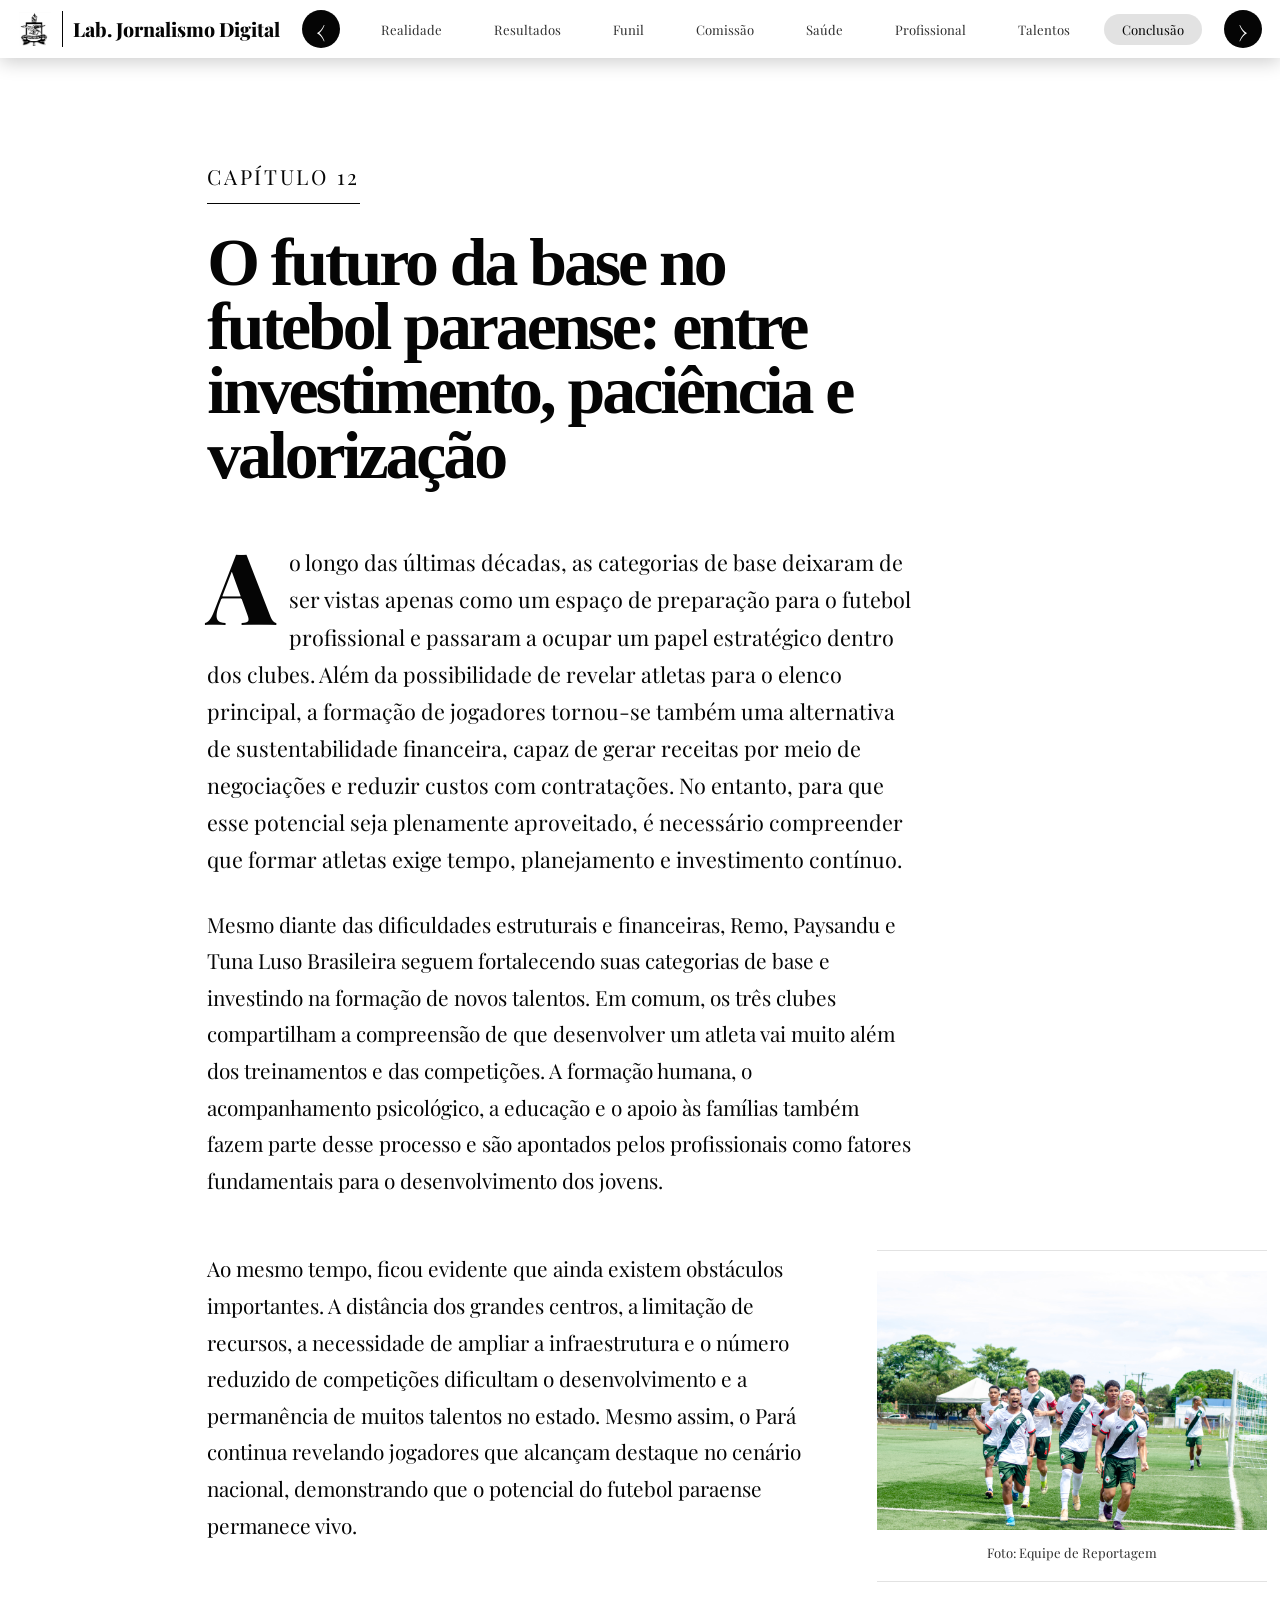
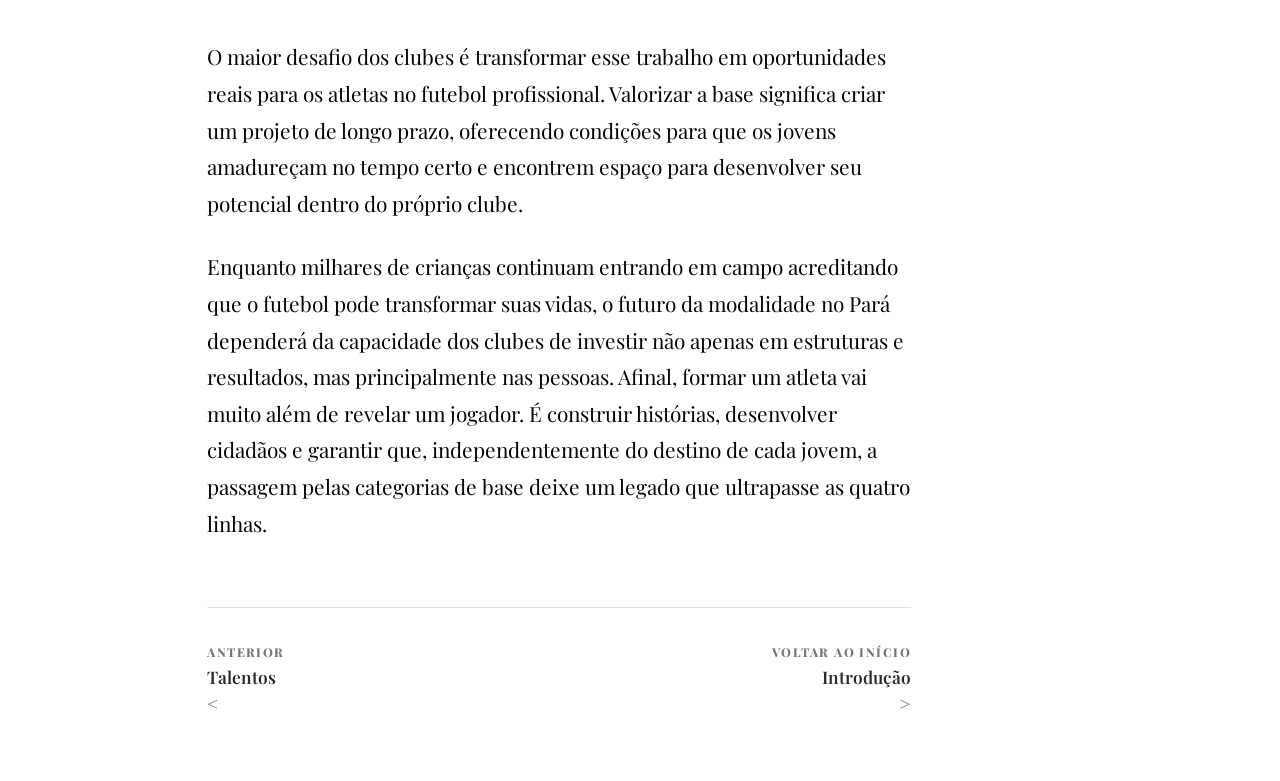
<file: conclusao.html>
<!DOCTYPE html>
<html lang="pt-BR">
<head>
  <meta charset="UTF-8" />
  <meta name="viewport" content="width=device-width, initial-scale=1.0" />
  <title>Conclusão | Lab. Jornalismo Digital</title>
  <link rel="icon" type="image/png" href="assets/home/iconsite.webp" />
  <link rel="preconnect" href="https://fonts.googleapis.com">
  <link rel="preconnect" href="https://fonts.gstatic.com" crossorigin>
  <link href="https://fonts.googleapis.com/css2?family=Playfair+Display:wght@300;400;600;700;800;900&display=swap" rel="stylesheet">
  <!-- CSS: conclusao.html → reset.css + chapter.css + conclusao.css -->
  <link rel="stylesheet" href="css/reset.css" />
  <link rel="stylesheet" href="css/chapter.css" />
  <link rel="stylesheet" href="css/conclusao.css" />
</head>
<body>
  <header class="site-navbar">
    <div class="brand">
      <img src="assets/home/logo-ufpa.png" alt="Logo UFPA" class="brand-logo">
      <span class="brand-divider"></span>
      <strong>Lab. Jornalismo Digital</strong>
    </div>
    <button class="nav-arrow nav-arrow-left" type="button" aria-label="Rolar menu para esquerda" data-scroll-menu="-1">‹</button>
    <nav class="nav-scroll" id="navScroll" aria-label="Navegação principal">
      <button class="nav-close" type="button" aria-label="Fechar menu" data-close-menu>×</button>
      <a href="index.html">Introdução</a>
      <a href="comeco-do-sonho.html">Sonho</a>
      <a href="a-rotina-invisivel.html">Rotina</a>
      <a href="o-futebol-como-esperanca.html">Esperança</a>
      <a href="a-realidade.html">Realidade</a>
      <a href="resultados-precoce.html">Resultados</a>
      <a href="o-funil.html">Funil</a>
      <a href="o-olhar-da-comissao.html">Comissão</a>
      <a href="saude-fisica-e-mental.html">Saúde</a>
      <a href="da-base-para-o-profissional.html">Profissional</a>
      <a href="os-talentos-que-ficaram.html">Talentos</a>
      <a href="conclusao.html">Conclusão</a>
    </nav>
    <button class="nav-arrow nav-arrow-right" type="button" aria-label="Rolar menu para direita" data-scroll-menu="1">›</button>
    <button class="nav-toggle" type="button" aria-label="Abrir menu" aria-expanded="false" data-menu-toggle>☰</button>
  </header>
  <main>
    <article class="story-content chapter-page">
      <header class="chapter-header">
        <p class="kicker">CAPÍTULO 12</p>
        <h1>O futuro da base no futebol paraense: entre investimento, paciência e valorização</h1>
      </header>
      <p class="lead">
        Ao longo das últimas décadas, as categorias de base deixaram de ser vistas apenas como um espaço de preparação para o futebol profissional e passaram a ocupar um papel estratégico dentro dos clubes. Além da possibilidade de revelar atletas para o elenco principal, a formação de jogadores tornou-se também uma alternativa de sustentabilidade financeira, capaz de gerar receitas por meio de negociações e reduzir custos com contratações. No entanto, para que esse potencial seja plenamente aproveitado, é necessário compreender que formar atletas exige tempo, planejamento e investimento contínuo.
       </p>

       <p>
        Mesmo diante das dificuldades estruturais e financeiras, Remo, Paysandu e Tuna Luso Brasileira seguem fortalecendo suas categorias de base e investindo na formação de novos talentos. Em comum, os três clubes compartilham a compreensão de que desenvolver um atleta vai muito além dos treinamentos e das competições. A formação humana, o acompanhamento psicológico, a educação e o apoio às famílias também fazem parte desse processo e são apontados pelos profissionais como fatores fundamentais para o desenvolvimento dos jovens.
       </p>

         <section class="media-row">
        <div class="media-text">
          <p>
          Ao mesmo tempo, ficou evidente que ainda existem obstáculos importantes. A distância dos grandes centros, a limitação de recursos, a necessidade de ampliar a infraestrutura e o número reduzido de competições dificultam o desenvolvimento e a permanência de muitos talentos no estado. Mesmo assim, o Pará continua revelando jogadores que alcançam destaque no cenário nacional, demonstrando que o potencial do futebol paraense permanece vivo.
          </p>
        </div>

        <figure class="side-media">
          <button class="media-open" type="button" data-modal-image="assets/conclusão/JogadoresTuna.jpg" aria-label="Ampliar imagem de Jorge Gomes">
            <img src="assets/conclusão/JogadoresTuna.jpg" alt="Jogadores da Tuna Luso Brasileira durante treino">
          </button>
          <figcaption>
            Foto: Equipe de Reportagem
          </figcaption>
        </figure>
      </section>

      <p>
        O maior desafio dos clubes é transformar esse trabalho em oportunidades reais para os atletas no futebol profissional. Valorizar a base significa criar um projeto de longo prazo, oferecendo condições para que os jovens amadureçam no tempo certo e encontrem espaço para desenvolver seu potencial dentro do próprio clube.
      </p>

      <p>
        Enquanto milhares de crianças continuam entrando em campo acreditando que o futebol pode transformar suas vidas, o futuro da modalidade no Pará dependerá da capacidade dos clubes de investir não apenas em estruturas e resultados, mas principalmente nas pessoas. Afinal, formar um atleta vai muito além de revelar um jogador. É construir histórias, desenvolver cidadãos e garantir que, independentemente do destino de cada jovem, a passagem pelas categorias de base deixe um legado que ultrapasse as quatro linhas.
      </p>
    </article>
  </main>
  <div class="media-modal" id="mediaModal" aria-hidden="true">
    <button class="modal-close" type="button" aria-label="Fechar mídia" data-close-modal>×</button>
    <div class="modal-content" id="modalContent"></div>
  </div>
  <script src="js/main.js"></script>
</body>
</html>
</file>
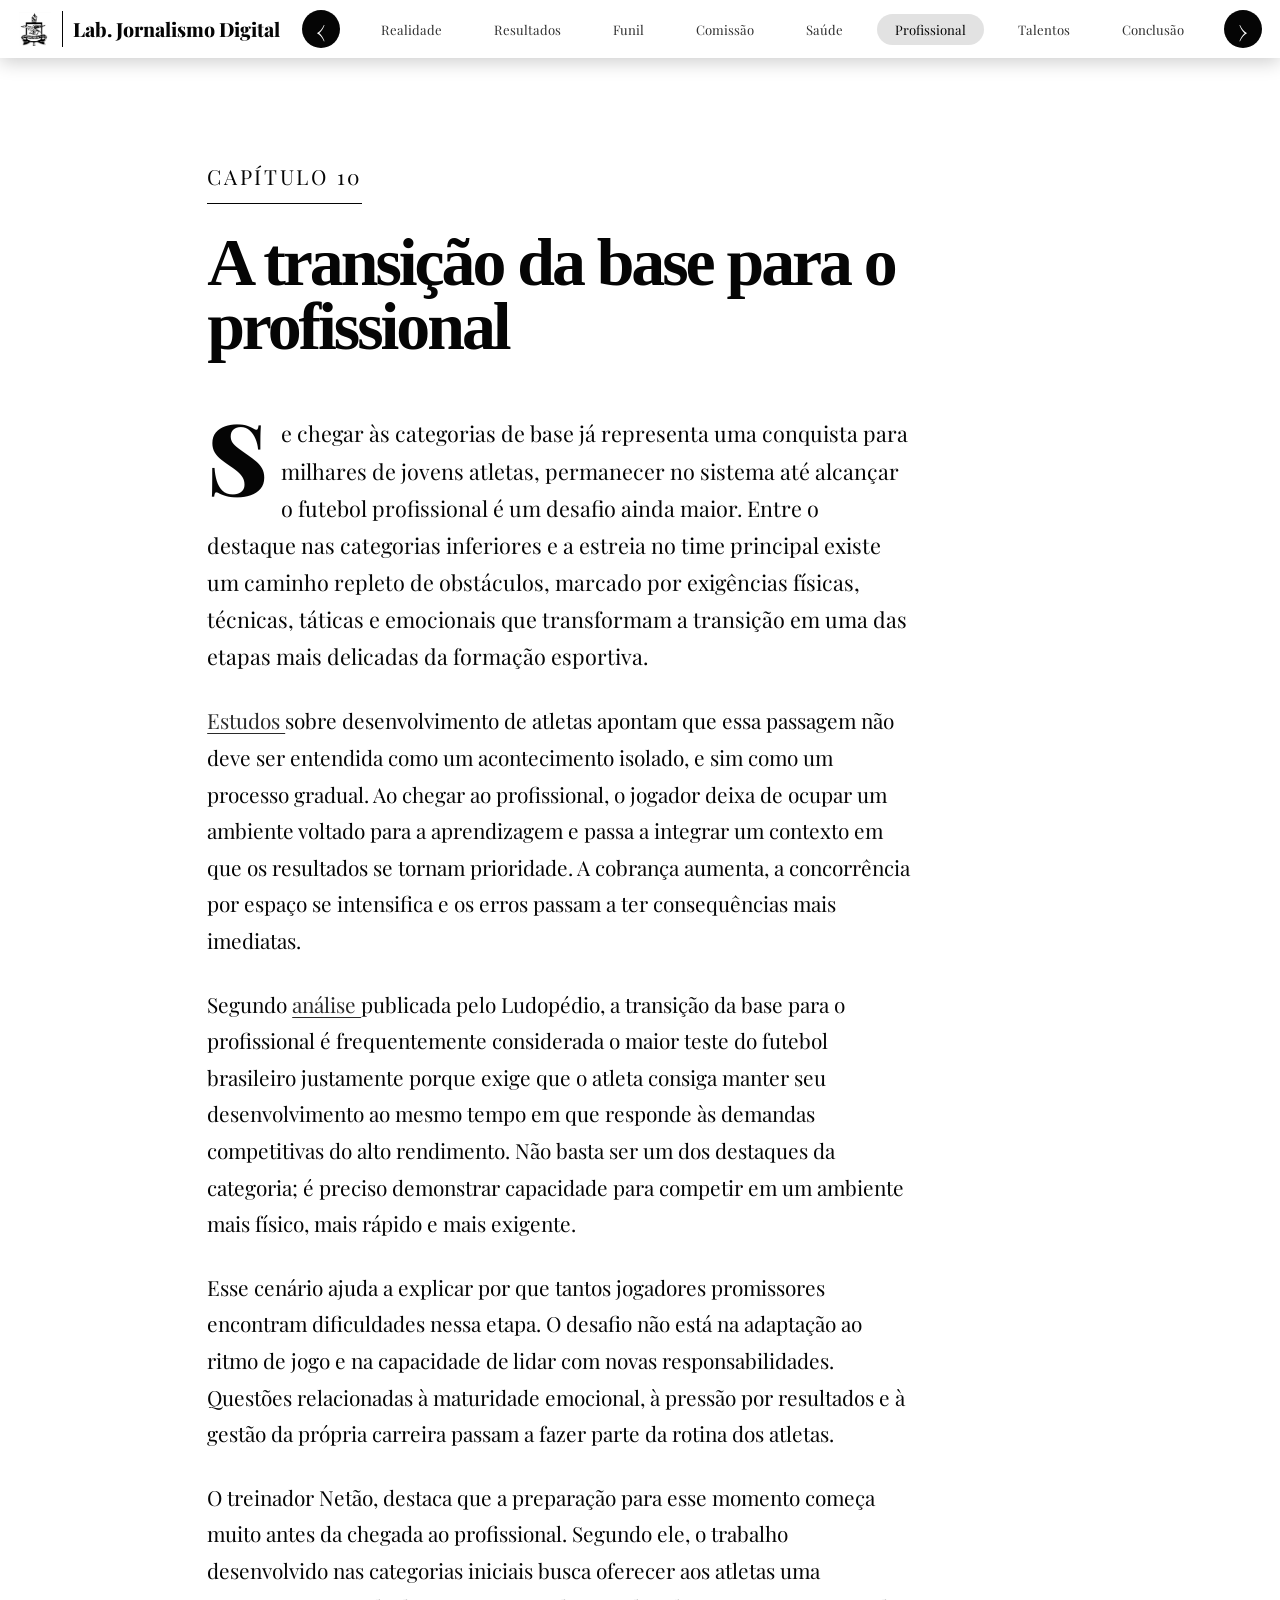
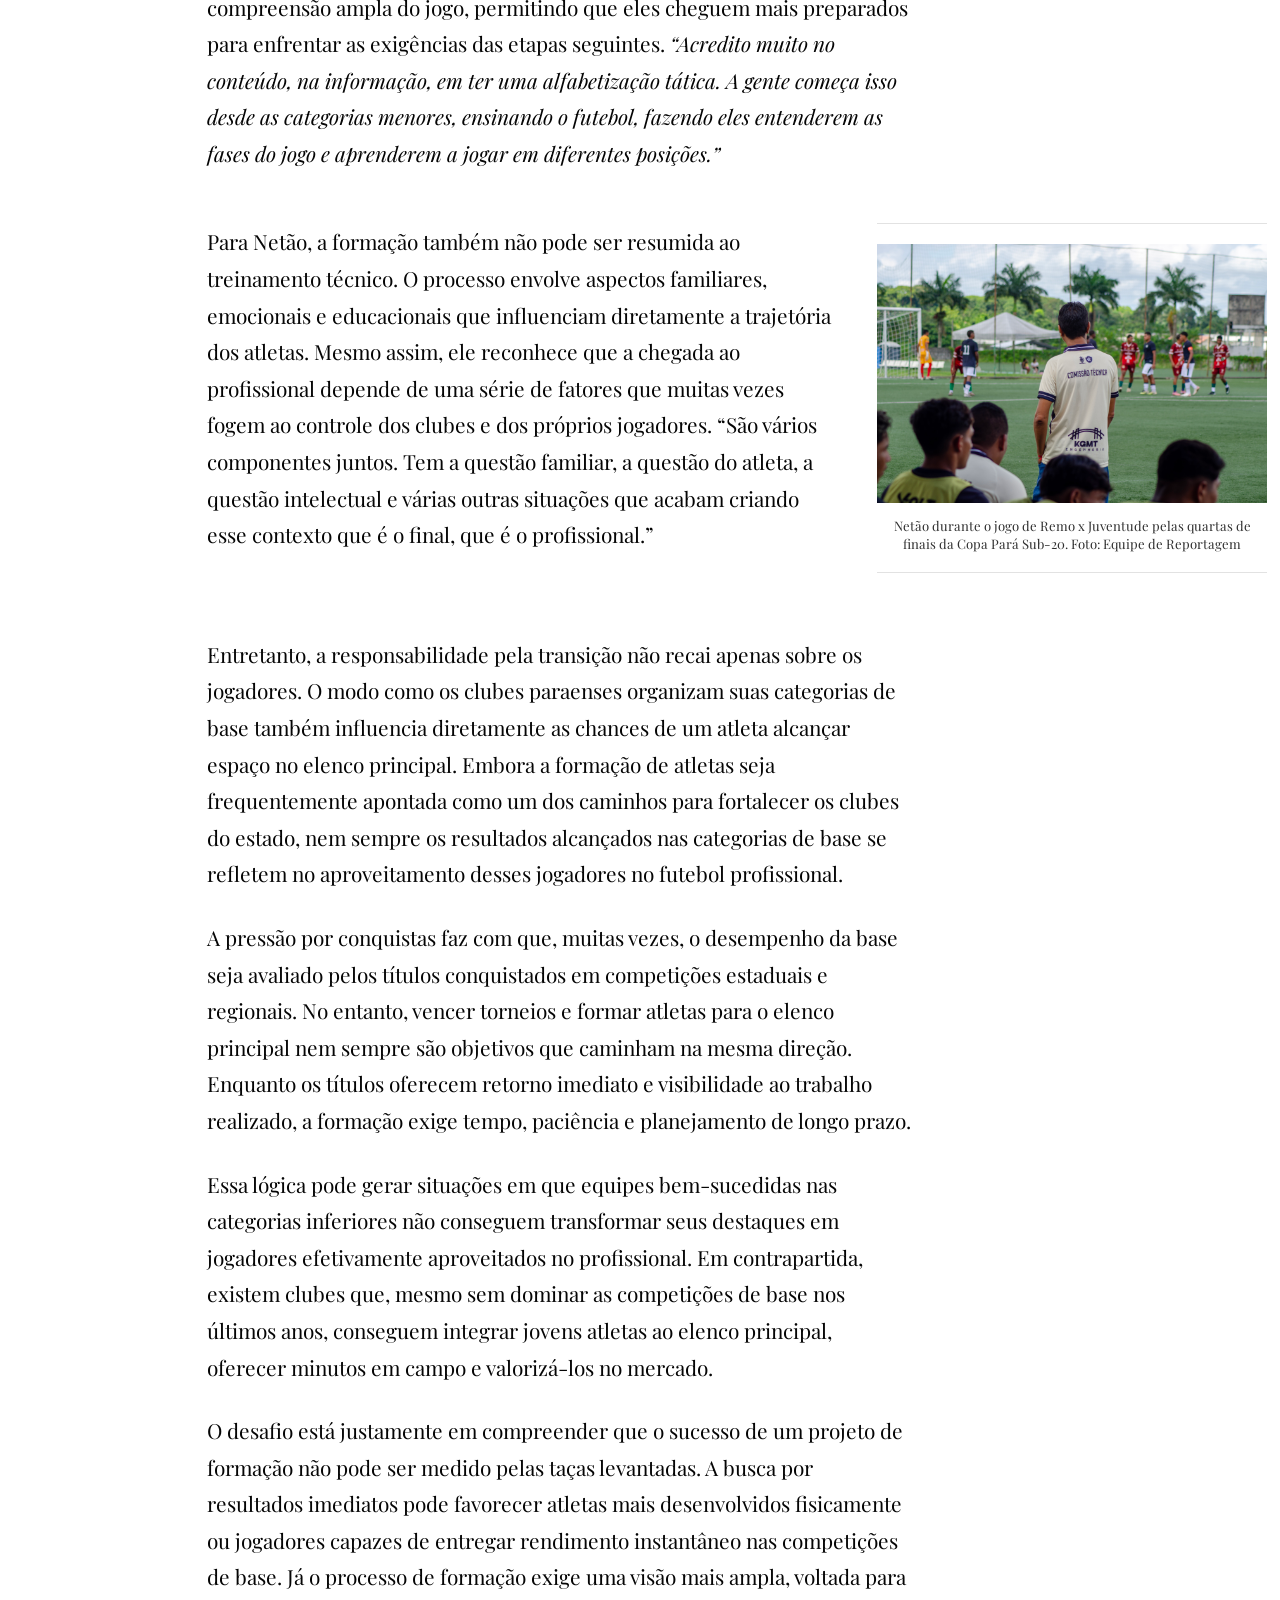
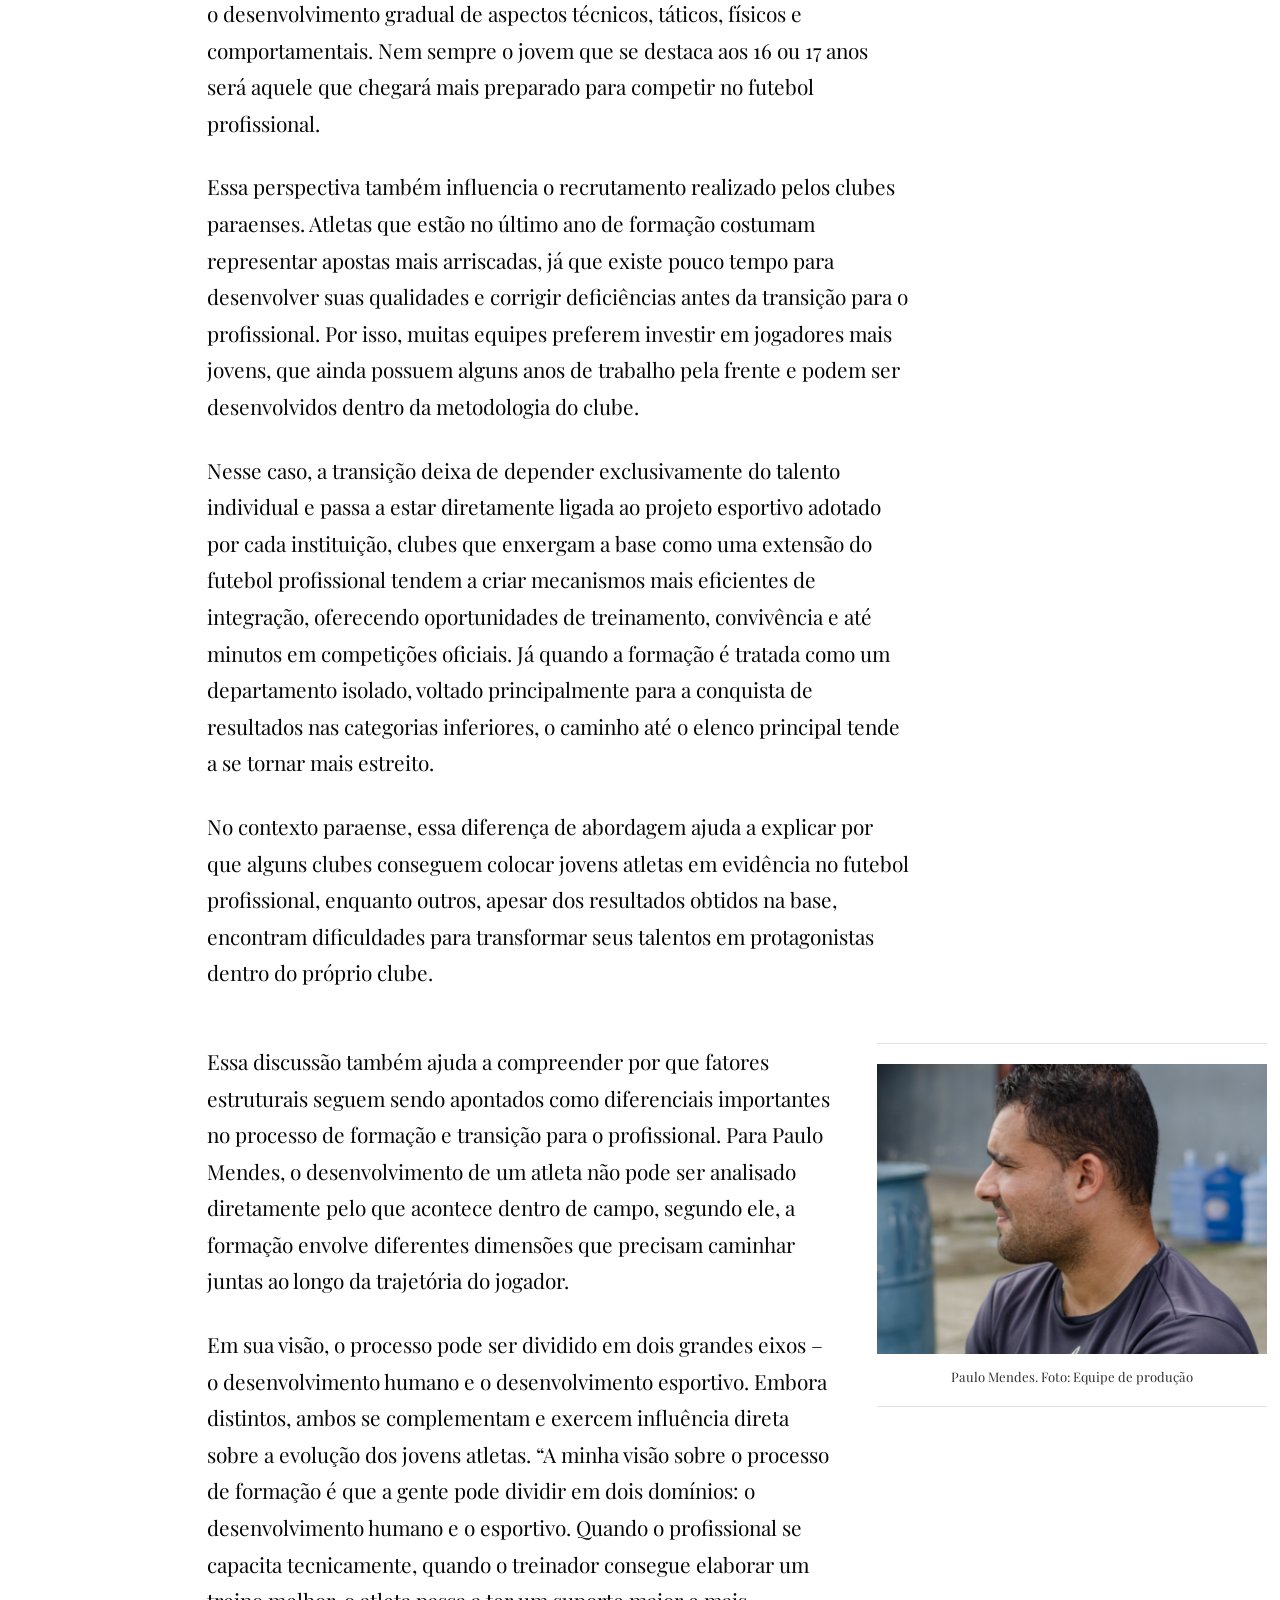
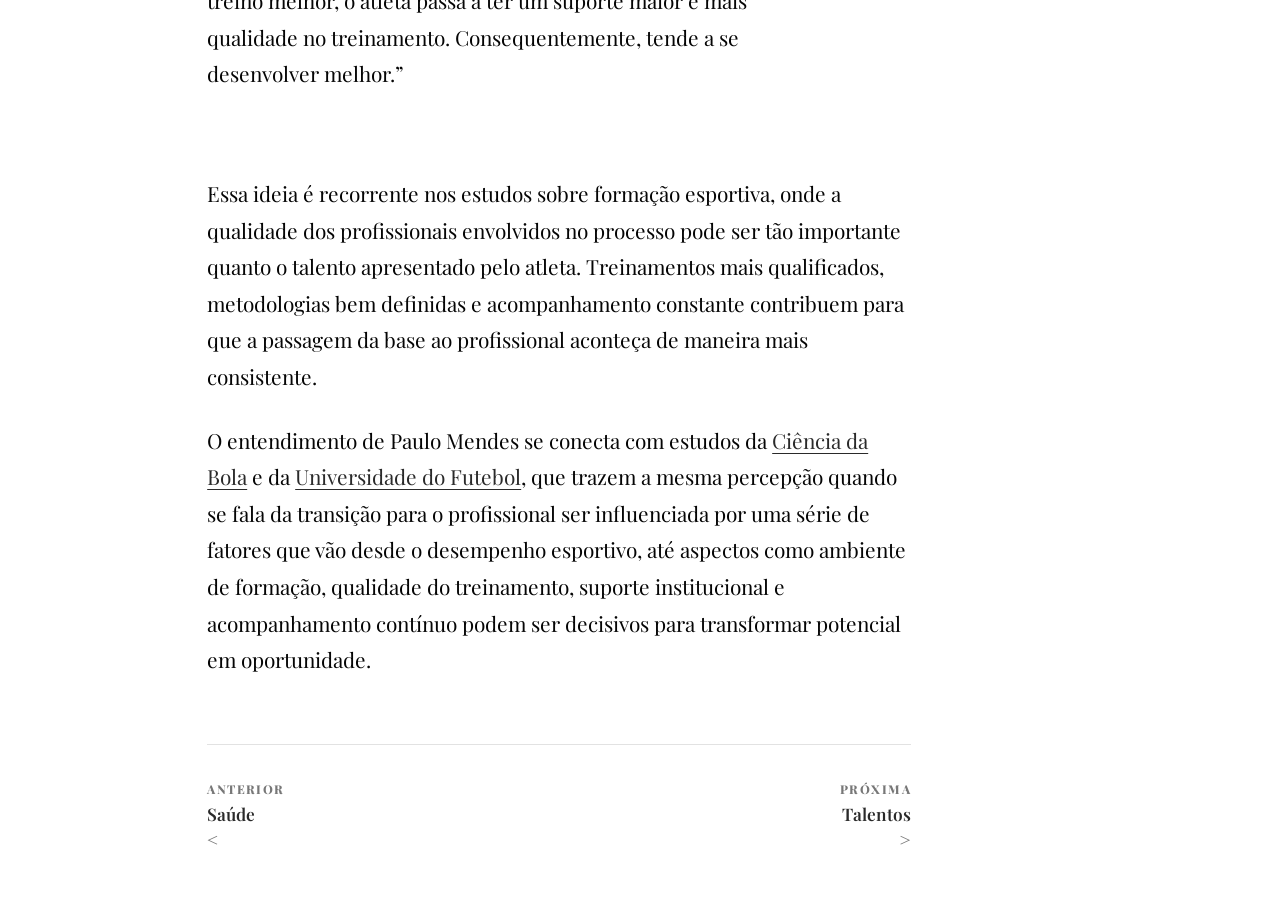
<file: da-base-para-o-profissional.html>
<!DOCTYPE html>
<html lang="pt-BR">
<head>
  <meta charset="UTF-8" />
  <meta name="viewport" content="width=device-width, initial-scale=1.0" />
  <title>Da base ao profissional | Lab. Jornalismo Digital</title>
  <link rel="icon" type="image/png" href="assets/home/iconsite.webp" />
  <link rel="preconnect" href="https://fonts.googleapis.com">
  <link rel="preconnect" href="https://fonts.gstatic.com" crossorigin>
  <link href="https://fonts.googleapis.com/css2?family=Playfair+Display:wght@300;400;600;700;800;900&display=swap" rel="stylesheet">
  <!-- CSS: da-base-para-o-profissional.html → reset.css + chapter.css + da-base-para-o-profissional.css -->
  <link rel="stylesheet" href="css/reset.css" />
  <link rel="stylesheet" href="css/chapter.css" />
  <link rel="stylesheet" href="css/da-base-para-o-profissional.css" />
</head>
<body>
  <header class="site-navbar">
    <div class="brand">
      <img src="assets/home/logo-ufpa.png" alt="Logo UFPA" class="brand-logo">
      <span class="brand-divider"></span>
      <strong>Lab. Jornalismo Digital</strong>
    </div>
    <button class="nav-arrow nav-arrow-left" type="button" aria-label="Rolar menu para esquerda" data-scroll-menu="-1">‹</button>
    <nav class="nav-scroll" id="navScroll" aria-label="Navegação principal">
      <button class="nav-close" type="button" aria-label="Fechar menu" data-close-menu>×</button>
      <a href="index.html">Introdução</a>
      <a href="comeco-do-sonho.html">Sonho</a>
      <a href="a-rotina-invisivel.html">Rotina</a>
      <a href="o-futebol-como-esperanca.html">Esperança</a>
      <a href="a-realidade.html">Realidade</a>
      <a href="resultados-precoce.html">Resultados</a>
      <a href="o-funil.html">Funil</a>
      <a href="o-olhar-da-comissao.html">Comissão</a>
      <a href="saude-fisica-e-mental.html">Saúde</a>
      <a href="da-base-para-o-profissional.html">Profissional</a>
      <a href="os-talentos-que-ficaram.html">Talentos</a>
      <a href="conclusao.html">Conclusão</a>
    </nav>
    <button class="nav-arrow nav-arrow-right" type="button" aria-label="Rolar menu para direita" data-scroll-menu="1">›</button>
    <button class="nav-toggle" type="button" aria-label="Abrir menu" aria-expanded="false" data-menu-toggle>☰</button>
  </header>
  <main>
    <article class="story-content chapter-page">
      <header class="chapter-header">
        <p class="kicker">CAPÍTULO 10</p>
        <h1>A transição da base para o profissional</h1>
      </header>
      <p class="lead">
        Se chegar às categorias de base já representa uma conquista para milhares de jovens atletas, permanecer no sistema até alcançar o futebol profissional é um desafio ainda maior. Entre o destaque nas categorias inferiores e a estreia no time principal existe um caminho repleto de obstáculos, marcado por exigências físicas, técnicas, táticas e emocionais que transformam a transição em uma das etapas mais delicadas da formação esportiva.
        </p>

        <p>
          <a href="https://www.cienciadabola.com.br/transicoes-de-atletas/?utm_source=" target="_blank" rel="noopener noreferrer">
            Estudos
            </a>
            sobre desenvolvimento de atletas apontam que essa passagem não deve ser entendida como um acontecimento isolado, e sim como um processo gradual. Ao chegar ao profissional, o jogador deixa de ocupar um ambiente voltado para a aprendizagem e passa a integrar um contexto em que os resultados se tornam prioridade. A cobrança aumenta, a concorrência por espaço se intensifica e os erros passam a ter consequências mais imediatas.
            </p>

             <p>
              Segundo
          <a href="https://ludopedio.org.br/arquibancada/o-desafio-da-sequencia-por-que-a-transicao-da-base-para-o-profissional-e-o-maior-teste-do-futebol-brasileiro/?editorial=global&utm_source" target="_blank" rel="noopener noreferrer">
            análise
            </a> 
          publicada pelo Ludopédio, a transição da base para o profissional é frequentemente considerada o maior teste do futebol brasileiro justamente porque exige que o atleta consiga manter seu desenvolvimento ao mesmo tempo em que responde às demandas competitivas do alto rendimento. Não basta ser um dos destaques da categoria; é preciso demonstrar capacidade para competir em um ambiente mais físico, mais rápido e mais exigente.
            </p>

            <p>
              Esse cenário ajuda a explicar por que tantos jogadores promissores encontram dificuldades nessa etapa. O desafio não está na adaptação ao ritmo de jogo e na capacidade de lidar com novas responsabilidades. Questões relacionadas à maturidade emocional, à pressão por resultados e à gestão da própria carreira passam a fazer parte da rotina dos atletas.
            </p>

            <p>
              O treinador Netão, destaca que a preparação para esse momento começa muito antes da chegada ao profissional. Segundo ele, o trabalho desenvolvido nas categorias iniciais busca oferecer aos atletas uma compreensão ampla do jogo, permitindo que eles cheguem mais preparados para enfrentar as exigências das etapas seguintes.<i> “Acredito muito no conteúdo, na informação, em ter uma alfabetização tática. A gente começa isso desde as categorias menores, ensinando o futebol, fazendo eles entenderem as fases do jogo e aprenderem a jogar em diferentes posições.”</i>
            </p>

        <section class="media-row">
        <div class="media-text">
          <p>
          Para Netão, a formação também não pode ser resumida ao treinamento técnico. O processo envolve aspectos familiares, emocionais e educacionais que influenciam diretamente a trajetória dos atletas. Mesmo assim, ele reconhece que a chegada ao profissional depende de uma série de fatores que muitas vezes fogem ao controle dos clubes e dos próprios jogadores. “São vários componentes juntos. Tem a questão familiar, a questão do atleta, a questão intelectual e várias outras situações que acabam criando esse contexto que é o final, que é o profissional.”
          </p>
        </div>

        <figure class="side-media">
          <button class="media-open" type="button" data-modal-image="assets/profissional/netão.jpg" aria-label="Ampliar imagem de Jorge Gomes">
            <img src="assets/profissional/netão.jpg" alt="Netão, treinador do Remo">
          </button>
          <figcaption>
            Netão durante o jogo de Remo x Juventude pelas quartas de finais da Copa Pará Sub-20. Foto: Equipe de Reportagem
          </figcaption>
        </figure>
      </section>

      <p>
        Entretanto, a responsabilidade pela transição não recai apenas sobre os jogadores. O modo como os clubes paraenses organizam suas categorias de base também influencia diretamente as chances de um atleta alcançar espaço no elenco principal. Embora a formação de atletas seja frequentemente apontada como um dos caminhos para fortalecer os clubes do estado, nem sempre os resultados alcançados nas categorias de base se refletem no aproveitamento desses jogadores no futebol profissional.
      </p>

      <p>
        A pressão por conquistas faz com que, muitas vezes, o desempenho da base seja avaliado pelos títulos conquistados em competições estaduais e regionais. No entanto, vencer torneios e formar atletas para o elenco principal nem sempre são objetivos que caminham na mesma direção. Enquanto os títulos oferecem retorno imediato e visibilidade ao trabalho realizado, a formação exige tempo, paciência e planejamento de longo prazo.
      </p>

      <p>
        Essa lógica pode gerar situações em que equipes bem-sucedidas nas categorias inferiores não conseguem transformar seus destaques em jogadores efetivamente aproveitados no profissional. Em contrapartida, existem clubes que, mesmo sem dominar as competições de base nos últimos anos, conseguem integrar jovens atletas ao elenco principal, oferecer minutos em campo e valorizá-los no mercado.
      </p>

      <p>
        O desafio está justamente em compreender que o sucesso de um projeto de formação não pode ser medido pelas taças levantadas. A busca por resultados imediatos pode favorecer atletas mais desenvolvidos fisicamente ou jogadores capazes de entregar rendimento instantâneo nas competições de base. Já o processo de formação exige uma visão mais ampla, voltada para o desenvolvimento gradual de aspectos técnicos, táticos, físicos e comportamentais. Nem sempre o jovem que se destaca aos 16 ou 17 anos será aquele que chegará mais preparado para competir no futebol profissional.
      </p>

      <p>
        Essa perspectiva também influencia o recrutamento realizado pelos clubes paraenses. Atletas que estão no último ano de formação costumam representar apostas mais arriscadas, já que existe pouco tempo para desenvolver suas qualidades e corrigir deficiências antes da transição para o profissional. Por isso, muitas equipes preferem investir em jogadores mais jovens, que ainda possuem alguns anos de trabalho pela frente e podem ser desenvolvidos dentro da metodologia do clube.
      </p>

      <p>
        Nesse caso, a transição deixa de depender exclusivamente do talento individual e passa a estar diretamente ligada ao projeto esportivo adotado por cada instituição, clubes que enxergam a base como uma extensão do futebol profissional tendem a criar mecanismos mais eficientes de integração, oferecendo oportunidades de treinamento, convivência e até minutos em competições oficiais. Já quando a formação é tratada como um departamento isolado, voltado principalmente para a conquista de resultados nas categorias inferiores, o caminho até o elenco principal tende a se tornar mais estreito.
      </p>

      <p>
        No contexto paraense, essa diferença de abordagem ajuda a explicar por que alguns clubes conseguem colocar jovens atletas em evidência no futebol profissional, enquanto outros, apesar dos resultados obtidos na base, encontram dificuldades para transformar seus talentos em protagonistas dentro do próprio clube.
      </p>

 <!--
      <section class="media-row">
        <div class="media-text">
          <p>
        Essa discussão também ajuda a compreender por que fatores estruturais seguem sendo apontados como diferenciais importantes no processo de formação e transição para o profissional. Para Paulo Mendes, o desenvolvimento de um atleta não pode ser analisado diretamente pelo que acontece dentro de campo, segundo ele, a formação envolve diferentes dimensões que precisam caminhar juntas ao longo da trajetória do jogador.
          </p>
          <p>
            Em sua visão, o processo pode ser dividido em dois grandes eixos – o desenvolvimento humano e o desenvolvimento esportivo. Embora distintos, ambos se complementam e exercem influência direta sobre a evolução dos jovens atletas. “A minha visão sobre o processo de formação é que a gente pode dividir em dois domínios: o desenvolvimento humano e o esportivo. Quando o profissional se capacita tecnicamente, quando o treinador consegue elaborar um treino melhor, o atleta passa a ter um suporte maior e mais qualidade no treinamento. Consequentemente, tende a se desenvolver melhor.”

          </p>
        </div>

        <div class="side-video">
          <div class="video-box">
            <video id="treinador-analdo" src="assets/profissional/Trecho da entrevista com Paulo Mendes.mov" controls></video>
          </div>
          <figcaption style="font-size: 0.82rem; line-height: 1.35; color: #777777; font-weight: 300; text-align: center; margin-top: 10px;">Trecho da entrevista com Paulo Mendes</figcaption>
        </div>
      </section>
-->

       <section class="media-row">
        <div class="media-text">
          <p>
        Essa discussão também ajuda a compreender por que fatores estruturais seguem sendo apontados como diferenciais importantes no processo de formação e transição para o profissional. Para Paulo Mendes, o desenvolvimento de um atleta não pode ser analisado diretamente pelo que acontece dentro de campo, segundo ele, a formação envolve diferentes dimensões que precisam caminhar juntas ao longo da trajetória do jogador.
          </p>
          <p>
           Em sua visão, o processo pode ser dividido em dois grandes eixos – o desenvolvimento humano e o desenvolvimento esportivo. Embora distintos, ambos se complementam e exercem influência direta sobre a evolução dos jovens atletas. “A minha visão sobre o processo de formação é que a gente pode dividir em dois domínios: o desenvolvimento humano e o esportivo. Quando o profissional se capacita tecnicamente, quando o treinador consegue elaborar um treino melhor, o atleta passa a ter um suporte maior e mais qualidade no treinamento. Consequentemente, tende a se desenvolver melhor.”
          </p>
        </div>

        <figure class="side-media">
          <button class="media-open" type="button" data-modal-image="assets/profissional/PauloMendesTecnico.jpg" aria-label="Ampliar gráfico do funil">
            <img src="assets/profissional/PauloMendesTecnico.jpg" alt="Paulo Mendes" />
          </button>
          <figcaption>Paulo Mendes. Foto: Equipe de produção</figcaption>
        </figure>
      </section>

      <p>
        Essa ideia é recorrente nos estudos sobre formação esportiva, onde a qualidade dos profissionais envolvidos no processo pode ser tão importante quanto o talento apresentado pelo atleta. Treinamentos mais qualificados, metodologias bem definidas e acompanhamento constante contribuem para que a passagem da base ao profissional aconteça de maneira mais consistente.
      </p>

      <p>
        O entendimento de Paulo Mendes se conecta com estudos da
        <a href="https://www.cienciadabola.com.br/transicoes-de-atletas/?utm_source=" target="_blank" rel="noopener noreferrer">Ciência da Bola</a>
        e da 
        <a href="https://universidadedofutebol.com.br/2026/02/12/estudo-de-caso-transicao-base-profissional-no-brasil-a-partir-do-campeonato-brasileiro-de-aspirantes/?utm_source=" target="_blank" rel="noopener noreferrer">Universidade do Futebol</a>,
        que trazem a mesma percepção quando se fala da transição para o profissional ser influenciada por uma série de fatores que vão desde o desempenho esportivo, até aspectos como ambiente de formação, qualidade do treinamento, suporte institucional e acompanhamento contínuo podem ser decisivos para transformar potencial em oportunidade.

      </p>
      
    </article>
  </main>
  <div class="media-modal" id="mediaModal" aria-hidden="true">
    <button class="modal-close" type="button" aria-label="Fechar mídia" data-close-modal>×</button>
    <div class="modal-content" id="modalContent"></div>
  </div>
  <script src="js/main.js"></script>
</body>
</html>
</file>
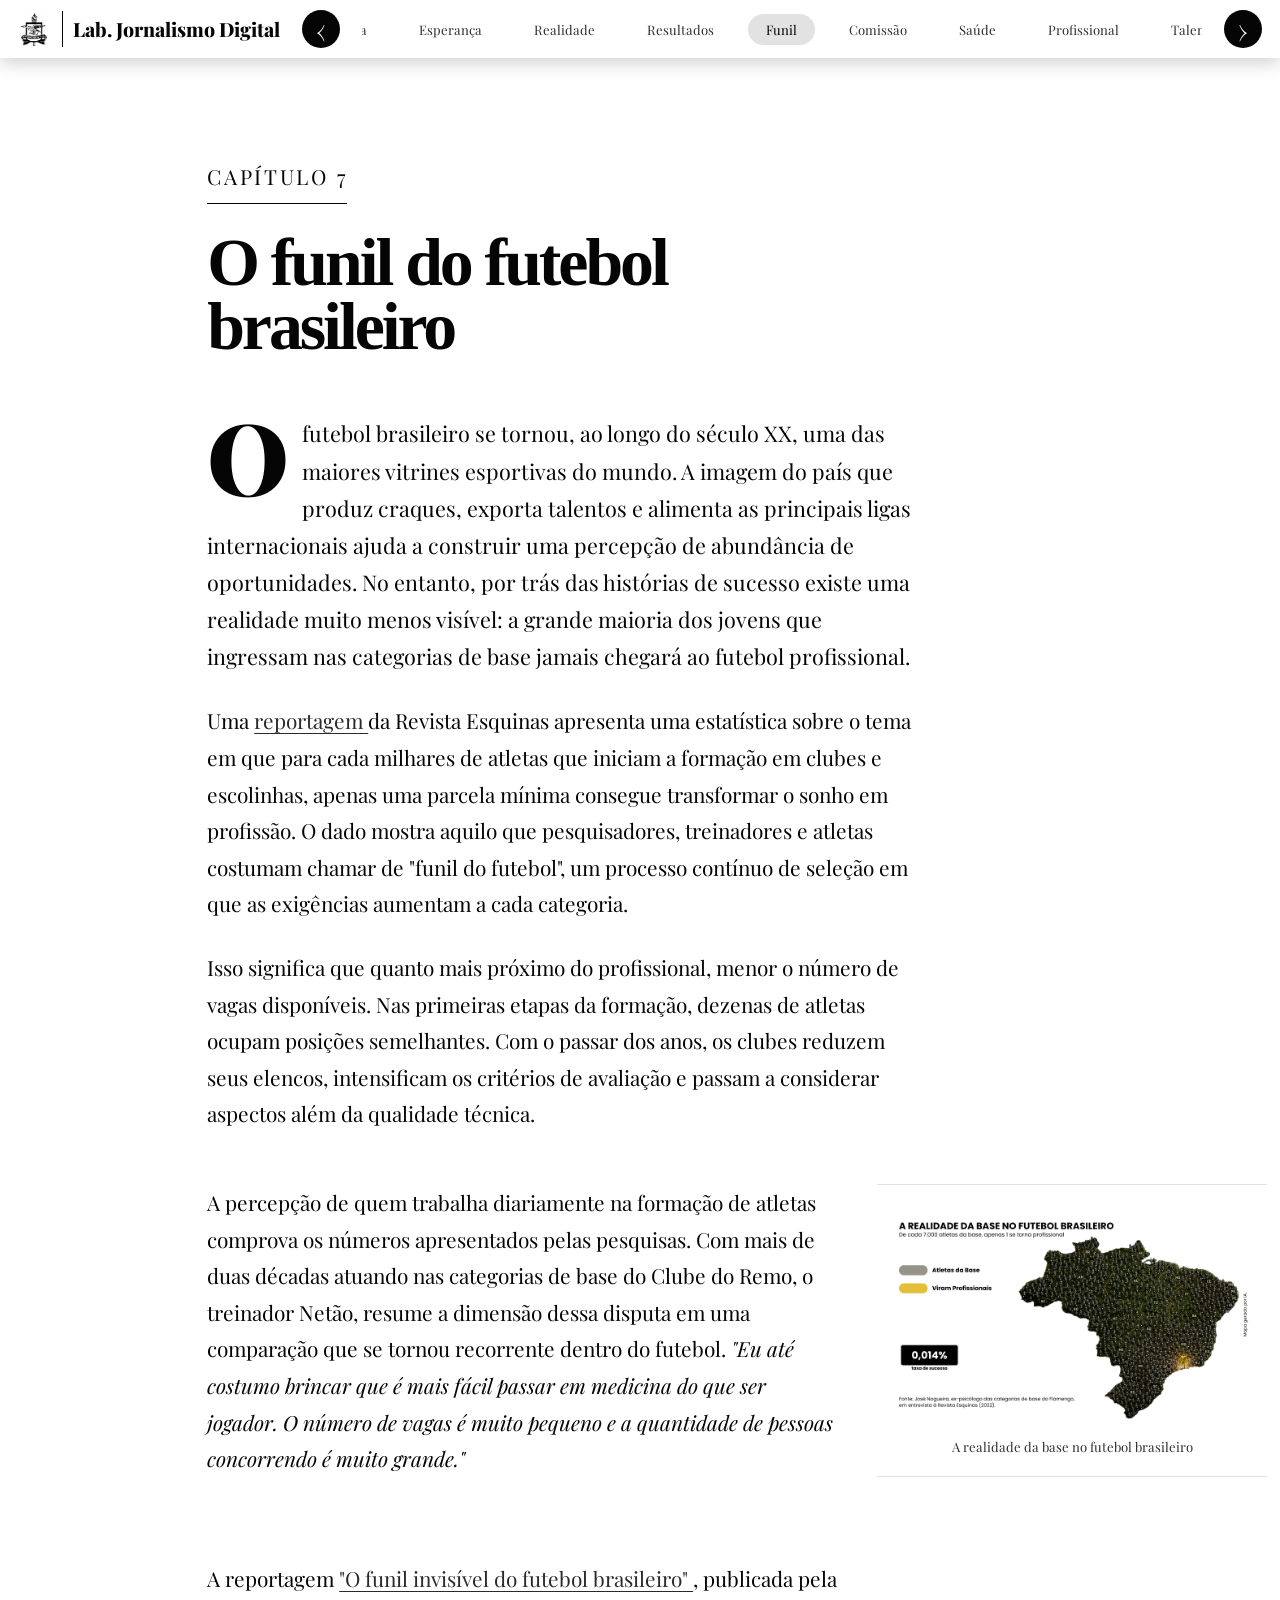
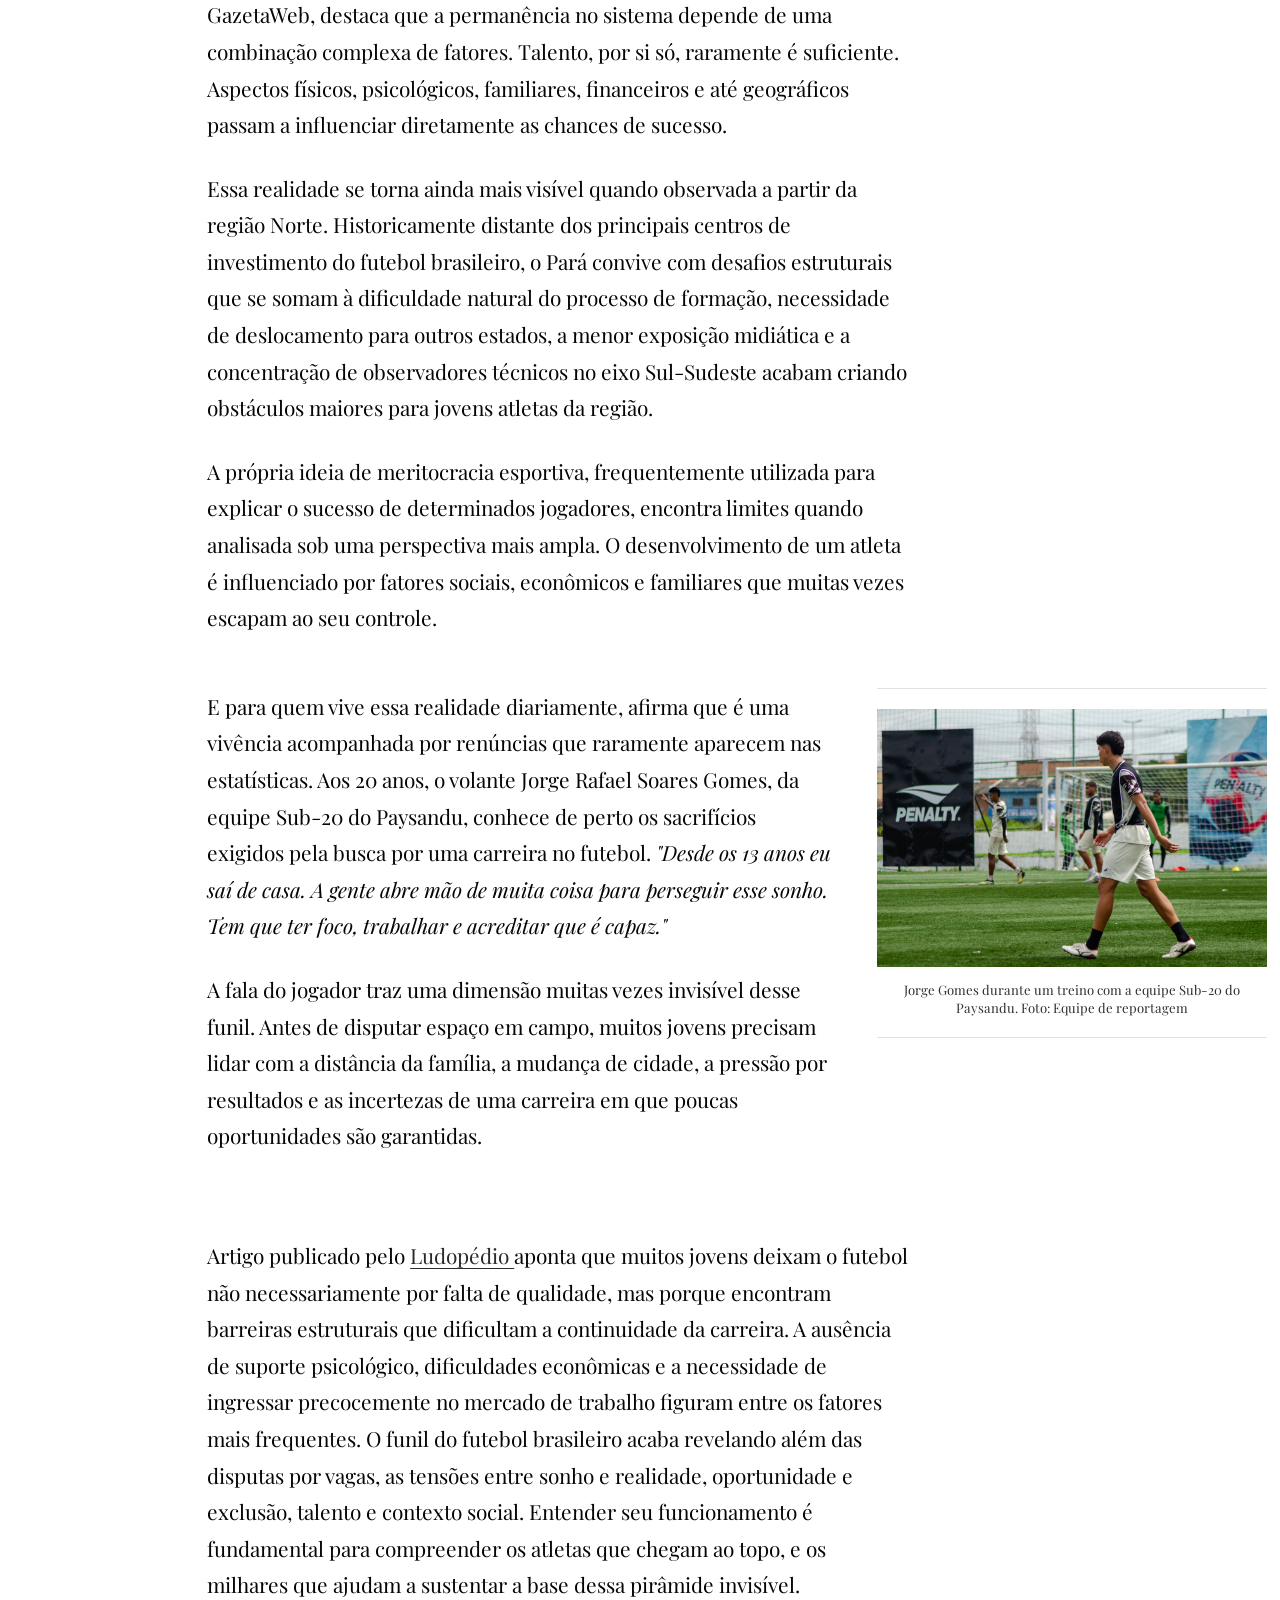
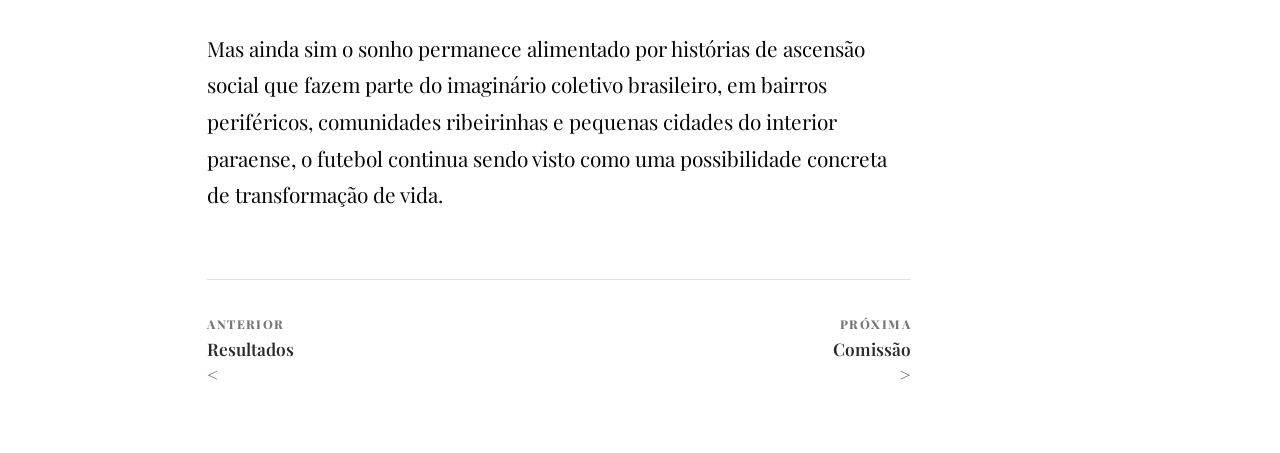
<file: o-funil.html>
<!DOCTYPE html>
<html lang="pt-BR">
<head>
  <meta charset="UTF-8" />
  <meta name="viewport" content="width=device-width, initial-scale=1.0" />

  <title>O Funil do Futebol Brasileiro | Lab. Jornalismo Digital</title>
  <link rel="icon" type="image/png" href="assets/home/iconsite.webp" />

  <link rel="preconnect" href="https://fonts.googleapis.com">
  <link rel="preconnect" href="https://fonts.gstatic.com" crossorigin>
  <link 
    href="https://fonts.googleapis.com/css2?family=Playfair+Display:wght@300;400;600;700;800;900&display=swap" 
    rel="stylesheet"
  >

  <!-- CSS: o-funil.html → reset.css + chapter.css + o-funil.css -->
  <link rel="stylesheet" href="css/reset.css" />
  <link rel="stylesheet" href="css/chapter.css" />
  <link rel="stylesheet" href="css/o-funil.css" />
</head>

<body>
  <header class="site-navbar">
    <div class="brand">
      <img src="assets/home/logo-ufpa.png" alt="Logo UFPA" class="brand-logo">
      <span class="brand-divider"></span>
      <strong>Lab. Jornalismo Digital</strong>
    </div>

    <button class="nav-arrow nav-arrow-left" type="button" aria-label="Rolar menu para esquerda" data-scroll-menu="-1">
      ‹
    </button>

    <nav class="nav-scroll" id="navScroll" aria-label="Navegação principal">
      <button class="nav-close" type="button" aria-label="Fechar menu" data-close-menu>×</button>
      <a href="index.html">Introdução</a>
      <a href="comeco-do-sonho.html">Sonho</a>
      <a href="a-rotina-invisivel.html">Rotina</a>
      <a href="o-futebol-como-esperanca.html">Esperança</a>
      <a href="a-realidade.html">Realidade</a>
      <a href="resultados-precoce.html">Resultados</a>
      <a href="o-funil.html" class="active" aria-current="page">Funil</a>
      <a href="o-olhar-da-comissao.html">Comissão</a>
      <a href="saude-fisica-e-mental.html">Saúde</a>
      <a href="da-base-para-o-profissional.html">Profissional</a>
      <a href="os-talentos-que-ficaram.html">Talentos</a>
      <a href="conclusao.html">Conclusão</a>
    </nav>

    <button class="nav-arrow nav-arrow-right" type="button" aria-label="Rolar menu para direita" data-scroll-menu="1">
      ›
    </button>

    <button class="nav-toggle" type="button" aria-label="Abrir menu" aria-expanded="false" data-menu-toggle>
      ☰
    </button>
  </header>

  <main>
    <article class="story-content chapter-page">
      <header class="chapter-header">
        <p class="kicker">CAPÍTULO 7</p>
         <header class="chapter-header">
        <h1>O funil do futebol brasileiro</h1>
      </header>
      </header>

      <p class="lead">
O futebol brasileiro se tornou, ao longo do século XX, uma das maiores vitrines esportivas do mundo. A imagem do país que produz craques, exporta talentos e alimenta as principais ligas internacionais ajuda a construir uma percepção de abundância de oportunidades. No entanto, por trás das histórias de sucesso existe uma realidade muito menos visível: a grande maioria dos jovens que ingressam nas categorias de base jamais chegará ao futebol profissional.
      </p>

      <p>
        Uma 
        <a href="https://revistaesquinas.casperlibero.edu.br/esportes/de-sete-mil-jogadores-apenas-um-vira-profissional-o-estreito-funil-das-categorias-de-base-do-futebol-brasileiro/" target="_blank" rel="noopener noreferrer">
          reportagem
        </a> 
        da Revista Esquinas apresenta uma estatística sobre o tema em que para cada milhares de atletas que iniciam a formação em clubes e escolinhas, apenas uma parcela mínima consegue transformar o sonho em profissão. O dado mostra aquilo que pesquisadores, treinadores e atletas costumam chamar de "funil do futebol", um processo contínuo de seleção em que as exigências aumentam a cada categoria.
      </p>

      <p>
        Isso significa que quanto mais próximo do profissional, menor o número de vagas disponíveis. Nas primeiras etapas da formação, dezenas de atletas ocupam posições semelhantes. Com o passar dos anos, os clubes reduzem seus elencos, intensificam os critérios de avaliação e passam a considerar aspectos além da qualidade técnica.
      </p>

      <section class="media-row">
        <div class="media-text">
          <p>
            A percepção de quem trabalha diariamente na formação de atletas comprova os números apresentados pelas pesquisas. Com mais de duas décadas atuando nas categorias de base do Clube do Remo, o treinador Netão, resume a dimensão dessa disputa em uma comparação que se tornou recorrente dentro do futebol. <i>"Eu até costumo brincar que é mais fácil passar em medicina do que ser jogador. O número de vagas é muito pequeno e a quantidade de pessoas concorrendo é muito grande."</i>
          </p>
        </div>

        <figure class="side-media">
          <button class="media-open" type="button" data-modal-image="assets/funil/Atletas da Base (1).png" aria-label="Ampliar gráfico do funil">
            <img src="assets/funil/Atletas da Base (1).png" alt="A realidade da base no futebol brasileiro">
          </button>
          <figcaption>A realidade da base no futebol brasileiro</figcaption>
        </figure>
      </section>

      <p>
        A reportagem
        <a href="https://www.gazetaweb.com/blogs/blog-do-marlon/o-funil-invisivel-do-futebol-brasileiro-855020" target="_blank" rel="noopener noreferrer">
          "O funil invisível do futebol brasileiro"
        </a>,
        publicada pela GazetaWeb, destaca que a permanência no sistema depende de uma combinação complexa de fatores. Talento, por si só, raramente é suficiente. Aspectos físicos, psicológicos, familiares, financeiros e até geográficos passam a influenciar diretamente as chances de sucesso.
      </p>

      <p>
        Essa realidade se torna ainda mais visível quando observada a partir da região Norte. Historicamente distante dos principais centros de investimento do futebol brasileiro, o Pará convive com desafios estruturais que se somam à dificuldade natural do processo de formação, necessidade de deslocamento para outros estados, a menor exposição midiática e a concentração de observadores técnicos no eixo Sul-Sudeste acabam criando obstáculos maiores para jovens atletas da região.
      </p>

      <p>
        A própria ideia de meritocracia esportiva, frequentemente utilizada para explicar o sucesso de determinados jogadores, encontra limites quando analisada sob uma perspectiva mais ampla. O desenvolvimento de um atleta é influenciado por fatores sociais, econômicos e familiares que muitas vezes escapam ao seu controle.
      </p>

      <section class="media-row">
        <div class="media-text">
          <p>
            E para quem vive essa realidade diariamente, afirma que é uma vivência acompanhada por renúncias que raramente aparecem nas estatísticas. Aos 20 anos, o volante Jorge Rafael Soares Gomes, da equipe Sub-20 do Paysandu, conhece de perto os sacrifícios exigidos pela busca por uma carreira no futebol. <i>"Desde os 13 anos eu saí de casa. A gente abre mão de muita coisa para perseguir esse sonho. Tem que ter foco, trabalhar e acreditar que é capaz."</i>
          </p>

          <p>
            A fala do jogador traz uma dimensão muitas vezes invisível desse funil. Antes de disputar espaço em campo, muitos jovens precisam lidar com a distância da família, a mudança de cidade, a pressão por resultados e as incertezas de uma carreira em que poucas oportunidades são garantidas.
          </p>
        </div>

        <figure class="side-media">
          <button class="media-open" type="button" data-modal-image="assets/funil/JorgeGomes.jpg" aria-label="Ampliar imagem de Jorge Gomes">
            <img src="assets/funil/JorgeGomes.jpg" alt="Jorge Gomes, volante do Paysandu">
          </button>
          <figcaption>
            Jorge Gomes durante um treino com a equipe Sub-20 do Paysandu. Foto: Equipe de reportagem
          </figcaption>
        </figure>
      </section>

      <p>
        Artigo publicado pelo
        <a href="https://ludopedio.org.br/arquibancada/quem-nao-sonhou-em-ser-um-jogador/" target="_blank" rel="noopener noreferrer">
          Ludopédio
        </a>
        aponta que muitos jovens deixam o futebol não necessariamente por falta de qualidade, mas porque encontram barreiras estruturais que dificultam a continuidade da carreira. A ausência de suporte psicológico, dificuldades econômicas e a necessidade de ingressar precocemente no mercado de trabalho figuram entre os fatores mais frequentes. O funil do futebol brasileiro acaba revelando além das disputas por vagas, as tensões entre sonho e realidade, oportunidade e exclusão, talento e contexto social. Entender seu funcionamento é fundamental para compreender os atletas que chegam ao topo, e os milhares que ajudam a sustentar a base dessa pirâmide invisível.
      </p>

      <p>
        Mas ainda sim o sonho permanece alimentado por histórias de ascensão social que fazem parte do imaginário coletivo brasileiro, em bairros periféricos, comunidades ribeirinhas e pequenas cidades do interior paraense, o futebol continua sendo visto como uma possibilidade concreta de transformação de vida.
      </p>

    </article>
  </main>

  <div class="media-modal" id="mediaModal" aria-hidden="true">
    <button class="modal-close" type="button" aria-label="Fechar mídia" data-close-modal>
      ×
    </button>

    <div class="modal-content" id="modalContent"></div>
  </div>

  <script src="js/main.js"></script>
  <script src="js/o-funil.js"></script>
</body>
</html>
</file>
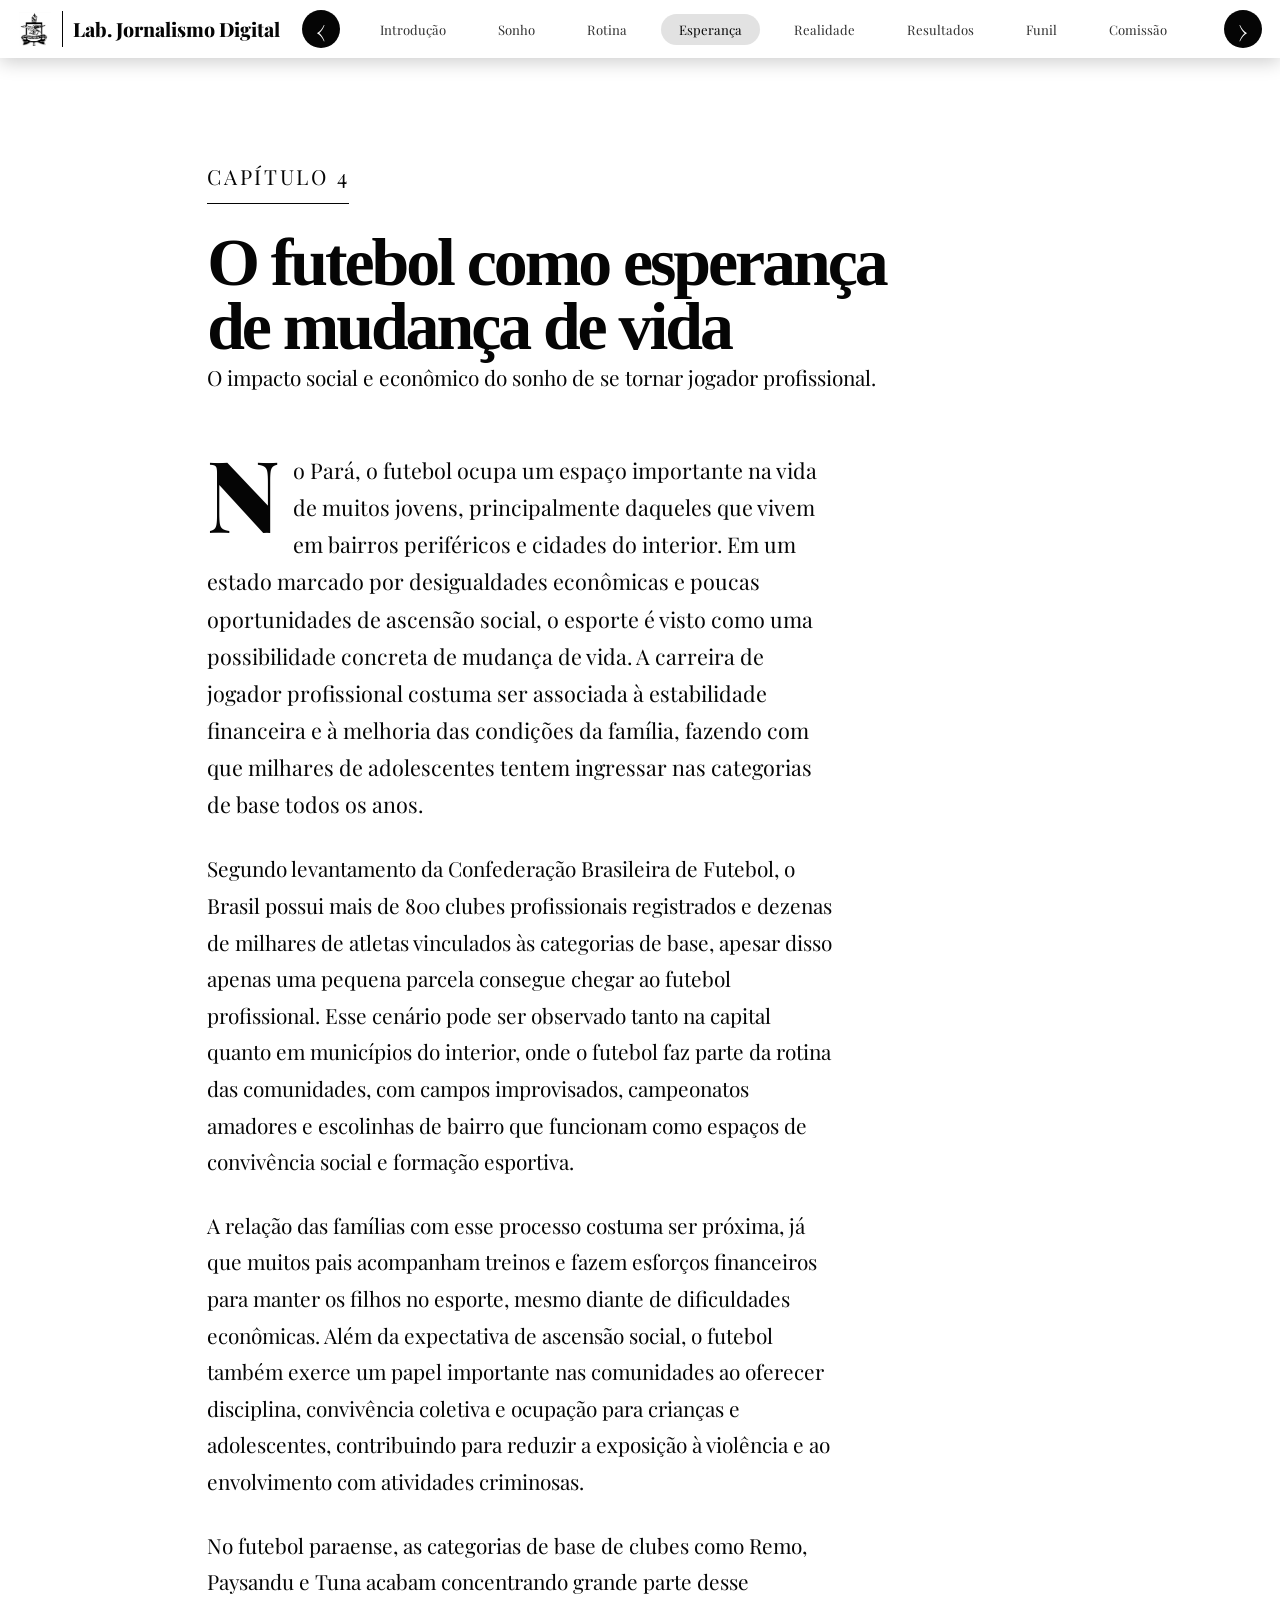
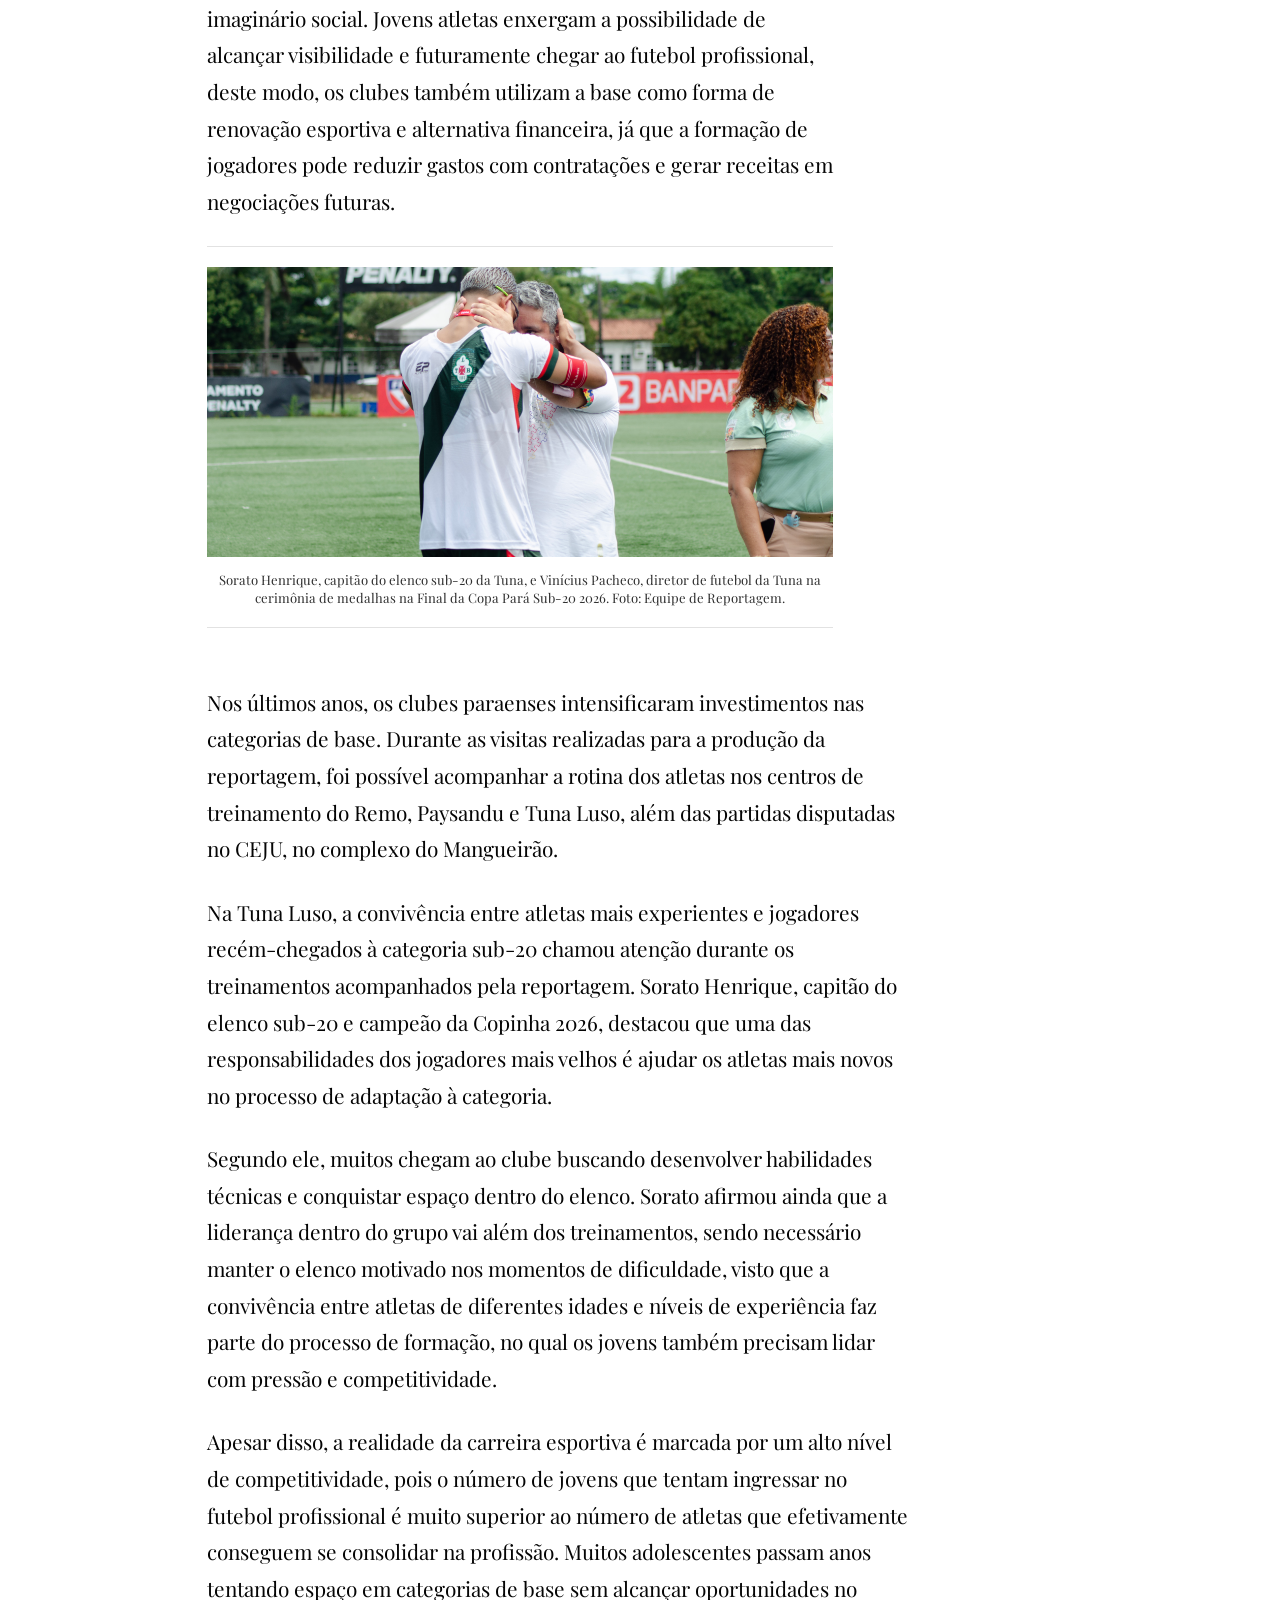
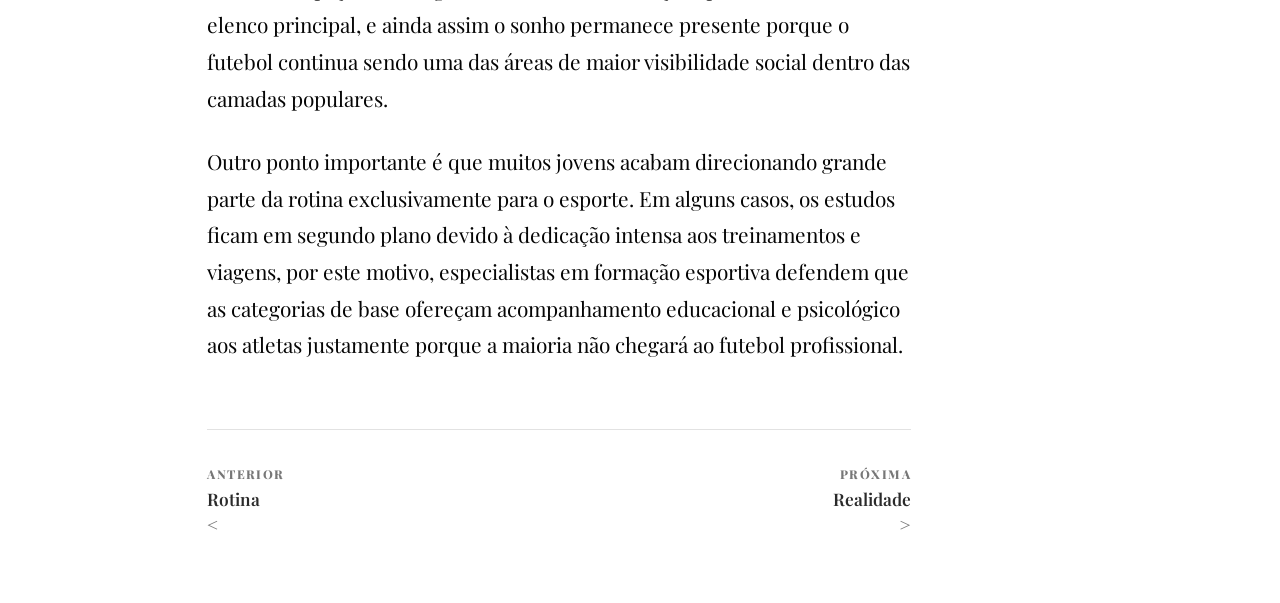
<file: o-futebol-como-esperanca.html>
<!DOCTYPE html>
<html lang="pt-BR">
<head>
  <meta charset="UTF-8" />
  <meta name="viewport" content="width=device-width, initial-scale=1.0" />

  <title>O futebol como esperança | Lab. Jornalismo Digital</title>
  <link rel="icon" type="image/png" href="assets/home/iconsite.webp" />

  <link rel="preconnect" href="https://fonts.googleapis.com">
  <link rel="preconnect" href="https://fonts.gstatic.com" crossorigin>
  <link href="https://fonts.googleapis.com/css2?family=Playfair+Display:wght@300;400;600;700;800;900&display=swap" rel="stylesheet">

  <!-- CSS: o-futebol-como-esperanca.html → reset.css + chapter.css + o-futebol-como-esperanca.css -->
  <link rel="stylesheet" href="css/reset.css" />
  <link rel="stylesheet" href="css/chapter.css" />
  <link rel="stylesheet" href="css/o-futebol-como-esperanca.css" />
</head>

<body>
  <header class="site-navbar">
    <div class="brand">
      <img src="assets/home/logo-ufpa.png" alt="Logo UFPA" class="brand-logo">
      <span class="brand-divider"></span>
      <strong>Lab. Jornalismo Digital</strong>
    </div>

    <button class="nav-arrow nav-arrow-left" type="button" aria-label="Rolar menu para esquerda" data-scroll-menu="-1">
      ‹
    </button>

    <nav class="nav-scroll" id="navScroll" aria-label="Navegação principal">
      <button class="nav-close" type="button" aria-label="Fechar menu" data-close-menu>×</button>
      <a href="index.html">Introdução</a>
      <a href="comeco-do-sonho.html">Sonho</a>
      <a href="a-rotina-invisivel.html">Rotina</a>
      <a href="o-futebol-como-esperanca.html">Esperança</a>
      <a href="a-realidade.html">Realidade</a>
      <a href="resultados-precoce.html">Resultados</a>
      <a href="o-funil.html">Funil</a>
      <a href="o-olhar-da-comissao.html">Comissão</a>
      <a href="saude-fisica-e-mental.html">Saúde</a>
      <a href="da-base-para-o-profissional.html">Profissional</a>
      <a href="os-talentos-que-ficaram.html">Talentos</a>
      <a href="conclusao.html">Conclusão</a>
    </nav>

    <button class="nav-arrow nav-arrow-right" type="button" aria-label="Rolar menu para direita" data-scroll-menu="1">
      ›
    </button>

    <button class="nav-toggle" type="button" aria-label="Abrir menu" aria-expanded="false" data-menu-toggle>
      ☰
    </button>
  </header>

  <main>
    <article class="story-content chapter-page">
      <header class="chapter-header">
        <p class="kicker">CAPÍTULO 4</p>
        <h1>O futebol como esperança de mudança de vida</h1>
        <p>O impacto social e econômico do sonho de se tornar jogador profissional.</p>
      </header>

      <section class="media-row">
        <div class="media-text">
          <p class="lead">
        No Pará, o futebol ocupa um espaço importante na vida de muitos jovens, principalmente daqueles que vivem em bairros periféricos e cidades do interior. Em um estado marcado por desigualdades econômicas e poucas oportunidades de ascensão social, o esporte é visto como uma possibilidade concreta de mudança de vida. A carreira de jogador profissional costuma ser associada à estabilidade financeira e à melhoria das condições da família, fazendo com que milhares de adolescentes tentem ingressar nas categorias de base todos os anos.
          </p>

          <p>
         Segundo levantamento da Confederação Brasileira de Futebol, o Brasil possui mais de 800 clubes profissionais registrados e dezenas de milhares de atletas vinculados às categorias de base, apesar disso apenas uma pequena parcela consegue chegar ao futebol profissional. Esse cenário pode ser observado tanto na capital quanto em municípios do interior, onde o futebol faz parte da rotina das comunidades, com campos improvisados, campeonatos amadores e escolinhas de bairro que funcionam como espaços de convivência social e formação esportiva. 
          </p>

          <p>
         A relação das famílias com esse processo costuma ser próxima, já que muitos pais acompanham treinos e fazem esforços financeiros para manter os filhos no esporte, mesmo diante de dificuldades econômicas. Além da expectativa de ascensão social, o futebol também exerce um papel importante nas comunidades ao oferecer disciplina, convivência coletiva e ocupação para crianças e adolescentes, contribuindo para reduzir a exposição à violência e ao envolvimento com atividades criminosas. 
          </p>

         <p>
          No futebol paraense, as categorias de base de clubes como Remo, Paysandu e Tuna acabam concentrando grande parte desse imaginário social. Jovens atletas enxergam a possibilidade de alcançar visibilidade e futuramente chegar ao futebol profissional, deste modo, os clubes também utilizam a base como forma de renovação esportiva e alternativa financeira, já que a formação de jogadores pode reduzir gastos com contratações e gerar receitas em negociações futuras.
         </p>

        <figure class="side-media">
          <button class="media-open" type="button" data-modal-image="assets/esperança/Saroto-Vinicius.jpg" aria-label="Ampliar imagem do CEJU">
            <img src="assets/esperança/Saroto-Vinicius.jpg" alt="Saroto Henrique e Vinícius Pacheco">
          </button>
          <figcaption>Sorato Henrique, capitão do elenco sub-20 da Tuna, e Vinícius Pacheco, diretor de futebol da Tuna na cerimônia de medalhas na Final da Copa Pará Sub-20 2026. Foto: Equipe de Reportagem.
          </figcaption>
        </figure>
      </section>

      <p>
        Nos últimos anos, os clubes paraenses intensificaram investimentos nas categorias de base. Durante as visitas realizadas para a produção da reportagem, foi possível acompanhar a rotina dos atletas nos centros de treinamento do Remo, Paysandu e Tuna Luso, além das partidas disputadas no CEJU, no complexo do Mangueirão.
      </p>

      <p>
        Na Tuna Luso, a convivência entre atletas mais experientes e jogadores recém-chegados à categoria sub-20 chamou atenção durante os treinamentos acompanhados pela reportagem. Sorato Henrique, capitão do elenco sub-20 e campeão da Copinha 2026, destacou que uma das responsabilidades dos jogadores mais velhos é ajudar os atletas mais novos no processo de adaptação à categoria.
      </p>

      <p>
        Segundo ele, muitos chegam ao clube buscando desenvolver habilidades técnicas e conquistar espaço dentro do elenco. Sorato afirmou ainda que a liderança dentro do grupo vai além dos treinamentos, sendo necessário manter o elenco motivado nos momentos de dificuldade, visto que a convivência entre atletas de diferentes idades e níveis de experiência faz parte do processo de formação, no qual os jovens também precisam lidar com pressão e competitividade.
      </p>

      <p>
        Apesar disso, a realidade da carreira esportiva é marcada por um alto nível de competitividade, pois o número de jovens que tentam ingressar no futebol profissional é muito superior ao número de atletas que efetivamente conseguem se consolidar na profissão. Muitos adolescentes passam anos tentando espaço em categorias de base sem alcançar oportunidades no elenco principal, e ainda assim o sonho permanece presente porque o futebol continua sendo uma das áreas de maior visibilidade social dentro das camadas populares.
      </p>

      <p>
        Outro ponto importante é que muitos jovens acabam direcionando grande parte da rotina exclusivamente para o esporte. Em alguns casos, os estudos ficam em segundo plano devido à dedicação intensa aos treinamentos e viagens, por este motivo, especialistas em formação esportiva defendem que as categorias de base ofereçam acompanhamento educacional e psicológico aos atletas justamente porque a maioria não chegará ao futebol profissional.
      </p>
      
    </article>
  </main>

  <div class="media-modal" id="mediaModal" aria-hidden="true">
    <button class="modal-close" type="button" aria-label="Fechar mídia" data-close-modal>
      ×
    </button>

    <div class="modal-content" id="modalContent"></div>
  </div>

  <script src="js/main.js"></script>
</body>
</html>
</file>
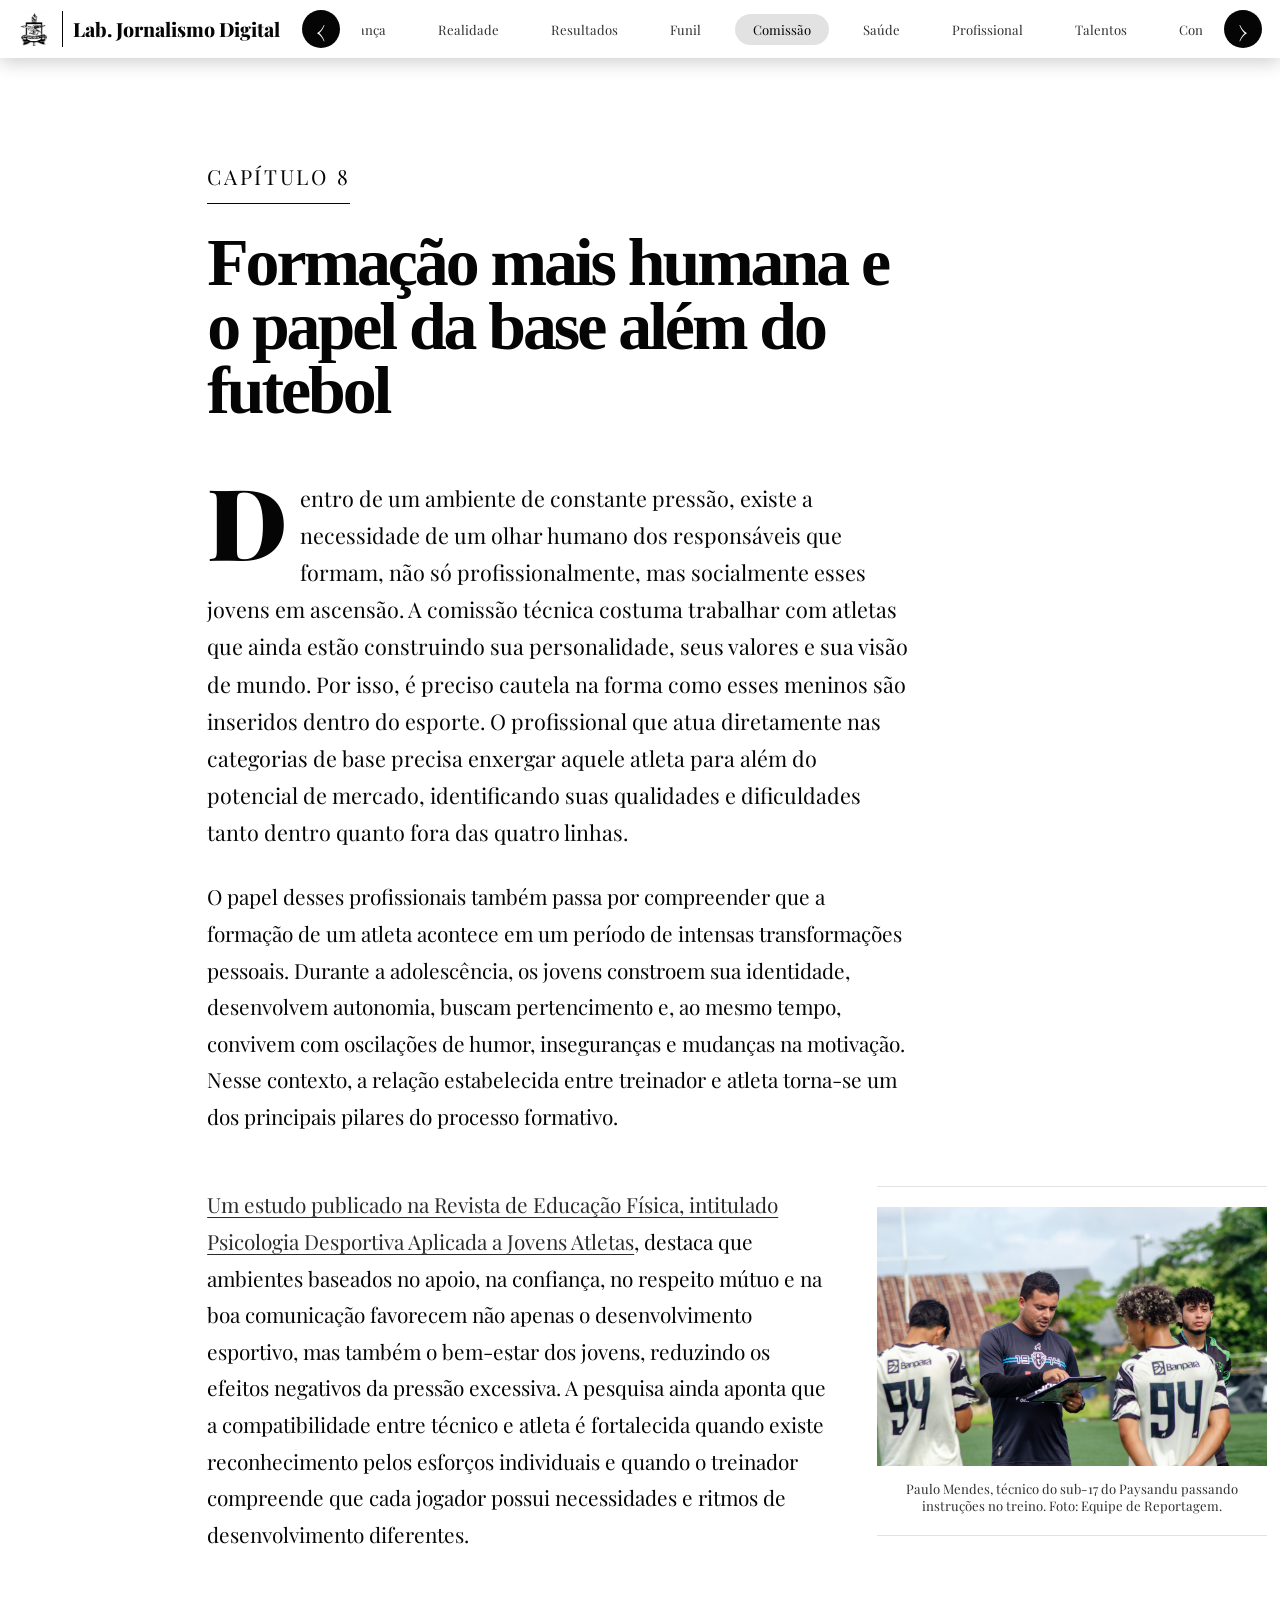
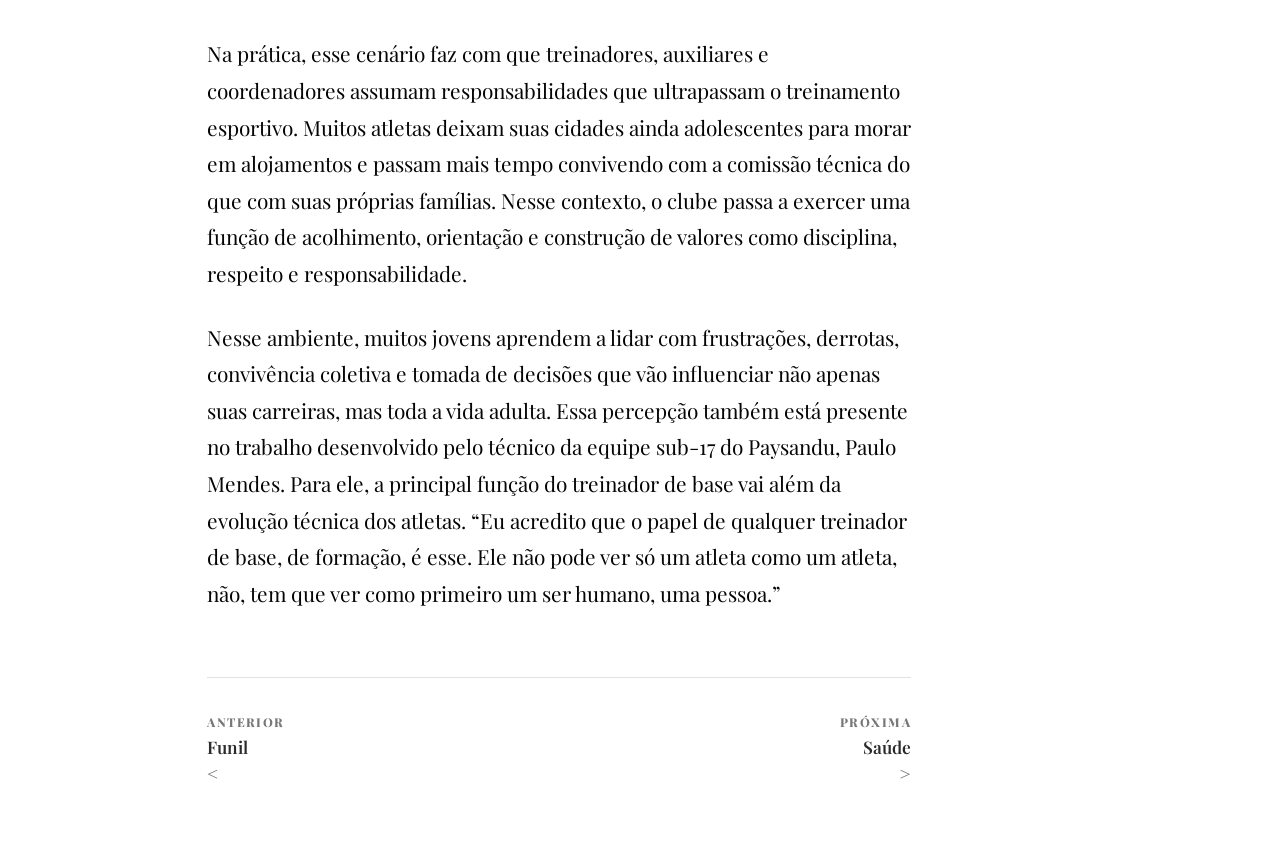
<file: o-olhar-da-comissao.html>
<!DOCTYPE html>
<html lang="pt-BR">
<head>
  <meta charset="UTF-8" />
  <meta name="viewport" content="width=device-width, initial-scale=1.0" />
  <title>O olhar da comissão | Lab. Jornalismo Digital</title>
  <link rel="icon" type="image/png" href="assets/home/iconsite.webp" />
  <link rel="preconnect" href="https://fonts.googleapis.com">
  <link rel="preconnect" href="https://fonts.gstatic.com" crossorigin>
  <link href="https://fonts.googleapis.com/css2?family=Playfair+Display:wght@300;400;600;700;800;900&display=swap" rel="stylesheet">
  <!-- CSS: o-olhar-da-comissao.html → reset.css + chapter.css + o-olhar-da-comissao.css -->
  <link rel="stylesheet" href="css/reset.css" />
  <link rel="stylesheet" href="css/chapter.css" />
  <link rel="stylesheet" href="css/o-olhar-da-comissao.css" />
</head>
<body>
  <header class="site-navbar">
    <div class="brand">
      <img src="assets/home/logo-ufpa.png" alt="Logo UFPA" class="brand-logo">
      <span class="brand-divider"></span>
      <strong>Lab. Jornalismo Digital</strong>
    </div>
    <button class="nav-arrow nav-arrow-left" type="button" aria-label="Rolar menu para esquerda" data-scroll-menu="-1">‹</button>
    <nav class="nav-scroll" id="navScroll" aria-label="Navegação principal">
      <button class="nav-close" type="button" aria-label="Fechar menu" data-close-menu>×</button>
      <a href="index.html">Introdução</a>
      <a href="comeco-do-sonho.html">Sonho</a>
      <a href="a-rotina-invisivel.html">Rotina</a>
      <a href="o-futebol-como-esperanca.html">Esperança</a>
      <a href="a-realidade.html">Realidade</a>
      <a href="resultados-precoce.html">Resultados</a>
      <a href="o-funil.html">Funil</a>
      <a href="o-olhar-da-comissao.html">Comissão</a>
      <a href="saude-fisica-e-mental.html">Saúde</a>
      <a href="da-base-para-o-profissional.html">Profissional</a>
      <a href="os-talentos-que-ficaram.html">Talentos</a>
      <a href="conclusao.html">Conclusão</a>
    </nav>
    <button class="nav-arrow nav-arrow-right" type="button" aria-label="Rolar menu para direita" data-scroll-menu="1">›</button>
    <button class="nav-toggle" type="button" aria-label="Abrir menu" aria-expanded="false" data-menu-toggle>☰</button>
  </header>
  <main>
    <article class="story-content chapter-page">
      <header class="chapter-header">
        <p class="kicker">CAPÍTULO 8</p>
        <h1>Formação mais humana e o papel da base além do futebol</h1>
      </header>
      <p class="lead">
        Dentro de um ambiente de constante pressão, existe a necessidade de um olhar humano dos responsáveis que formam, não só profissionalmente, mas socialmente esses jovens em ascensão. A comissão técnica costuma trabalhar com atletas que ainda estão construindo sua personalidade, seus valores e sua visão de mundo. Por isso, é preciso cautela na forma como esses meninos são inseridos dentro do esporte. O profissional que atua diretamente nas categorias de base precisa enxergar aquele atleta para além do potencial de mercado, identificando suas qualidades e dificuldades tanto dentro quanto fora das quatro linhas.
      </p>

      <p>
        O papel desses profissionais também passa por compreender que a formação de um atleta acontece em um período de intensas transformações pessoais. Durante a adolescência, os jovens constroem sua identidade, desenvolvem autonomia, buscam pertencimento e, ao mesmo tempo, convivem com oscilações de humor, inseguranças e mudanças na motivação. Nesse contexto, a relação estabelecida entre treinador e atleta torna-se um dos principais pilares do processo formativo. 
      </p>

       <section class="media-row">
        <div class="media-text">
            <p>
      <a href="https://revistadeeducacaofisica.emnuvens.com.br/revista/article/view/533/583" target="_blank" rel="noopener noreferrer">Um estudo publicado na Revista de Educação Física, intitulado Psicologia Desportiva Aplicada a Jovens Atletas</a>,
      destaca que ambientes baseados no apoio, na confiança, no respeito mútuo e na boa comunicação favorecem não apenas o desenvolvimento esportivo, mas também o bem-estar dos jovens, reduzindo os efeitos negativos da pressão excessiva. A pesquisa ainda aponta que a compatibilidade entre técnico e atleta é fortalecida quando existe reconhecimento pelos esforços individuais e quando o treinador compreende que cada jogador possui necessidades e ritmos de desenvolvimento diferentes.
    </p>

        </div>

        <figure class="side-media">
          <button class="media-open" type="button" data-modal-image="assets/comissão/TreinadorPaysandu.jpg" aria-label="Ampliar imagem de Jorge Gomes">
            <img src="assets/comissão/TreinadorPaysandu.jpg" alt="Treinador do Paysandu durante treino">
          </button>
          <figcaption>
            Paulo Mendes, técnico do sub-17 do Paysandu passando instruções no treino. Foto: Equipe de Reportagem.
          </figcaption>
        </figure>
      </section>

      <p>
        Na prática, esse cenário faz com que treinadores, auxiliares e coordenadores assumam responsabilidades que ultrapassam o treinamento esportivo. Muitos atletas deixam suas cidades ainda adolescentes para morar em alojamentos e passam mais tempo convivendo com a comissão técnica do que com suas próprias famílias. Nesse contexto, o clube passa a exercer uma função de acolhimento, orientação e construção de valores como disciplina, respeito e responsabilidade. 
      </p>

      <p>
        Nesse ambiente, muitos jovens aprendem a lidar com frustrações, derrotas, convivência coletiva e tomada de decisões que vão influenciar não apenas suas carreiras, mas toda a vida adulta. Essa percepção também está presente no trabalho desenvolvido pelo técnico da equipe sub-17 do Paysandu, Paulo Mendes. Para ele, a principal função do treinador de base vai além da evolução técnica dos atletas. “Eu acredito que o papel de qualquer treinador de base, de formação, é esse. Ele não pode ver só um atleta como um atleta, não, tem que ver como primeiro um ser humano, uma pessoa.”
      </p>

  

    
    </article>
  </main>
  <div class="media-modal" id="mediaModal" aria-hidden="true">
    <button class="modal-close" type="button" aria-label="Fechar mídia" data-close-modal>×</button>
    <div class="modal-content" id="modalContent"></div>
  </div>
  <script src="js/main.js"></script>
</body>
</html>
</file>
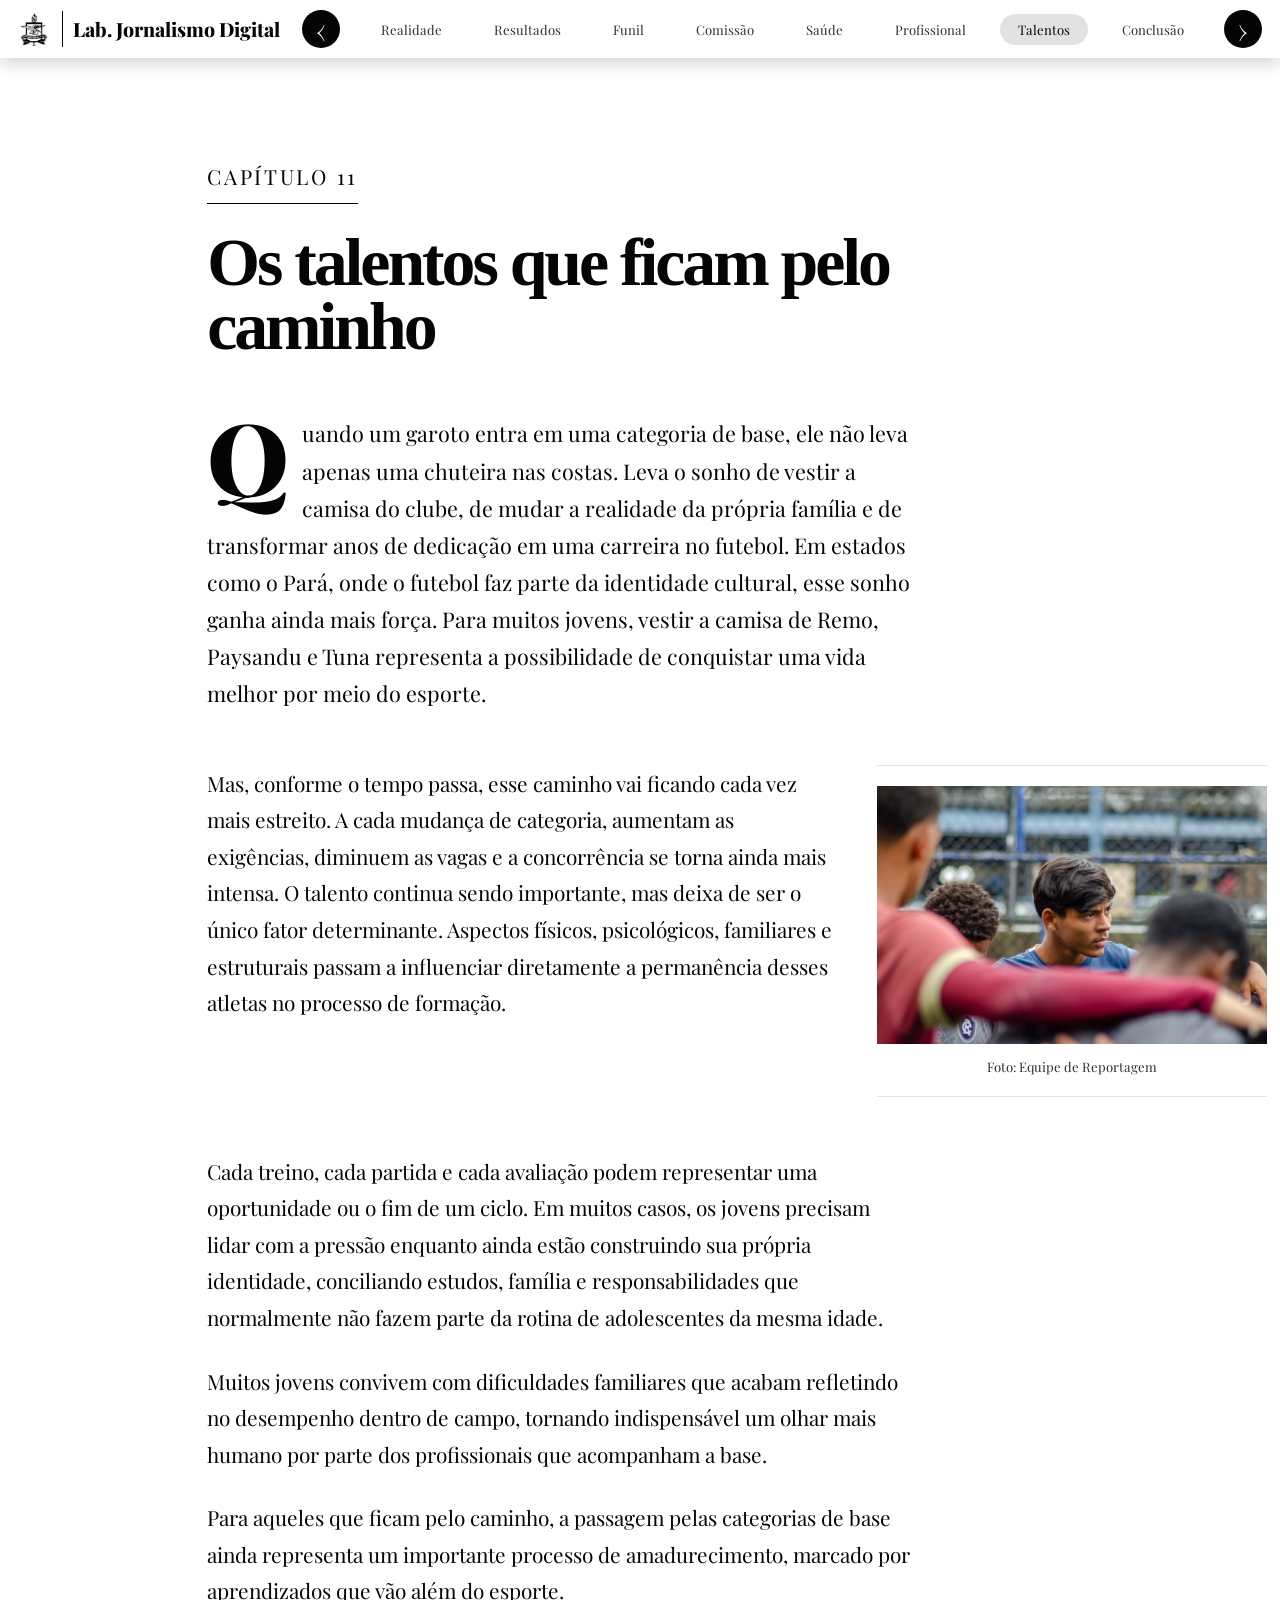
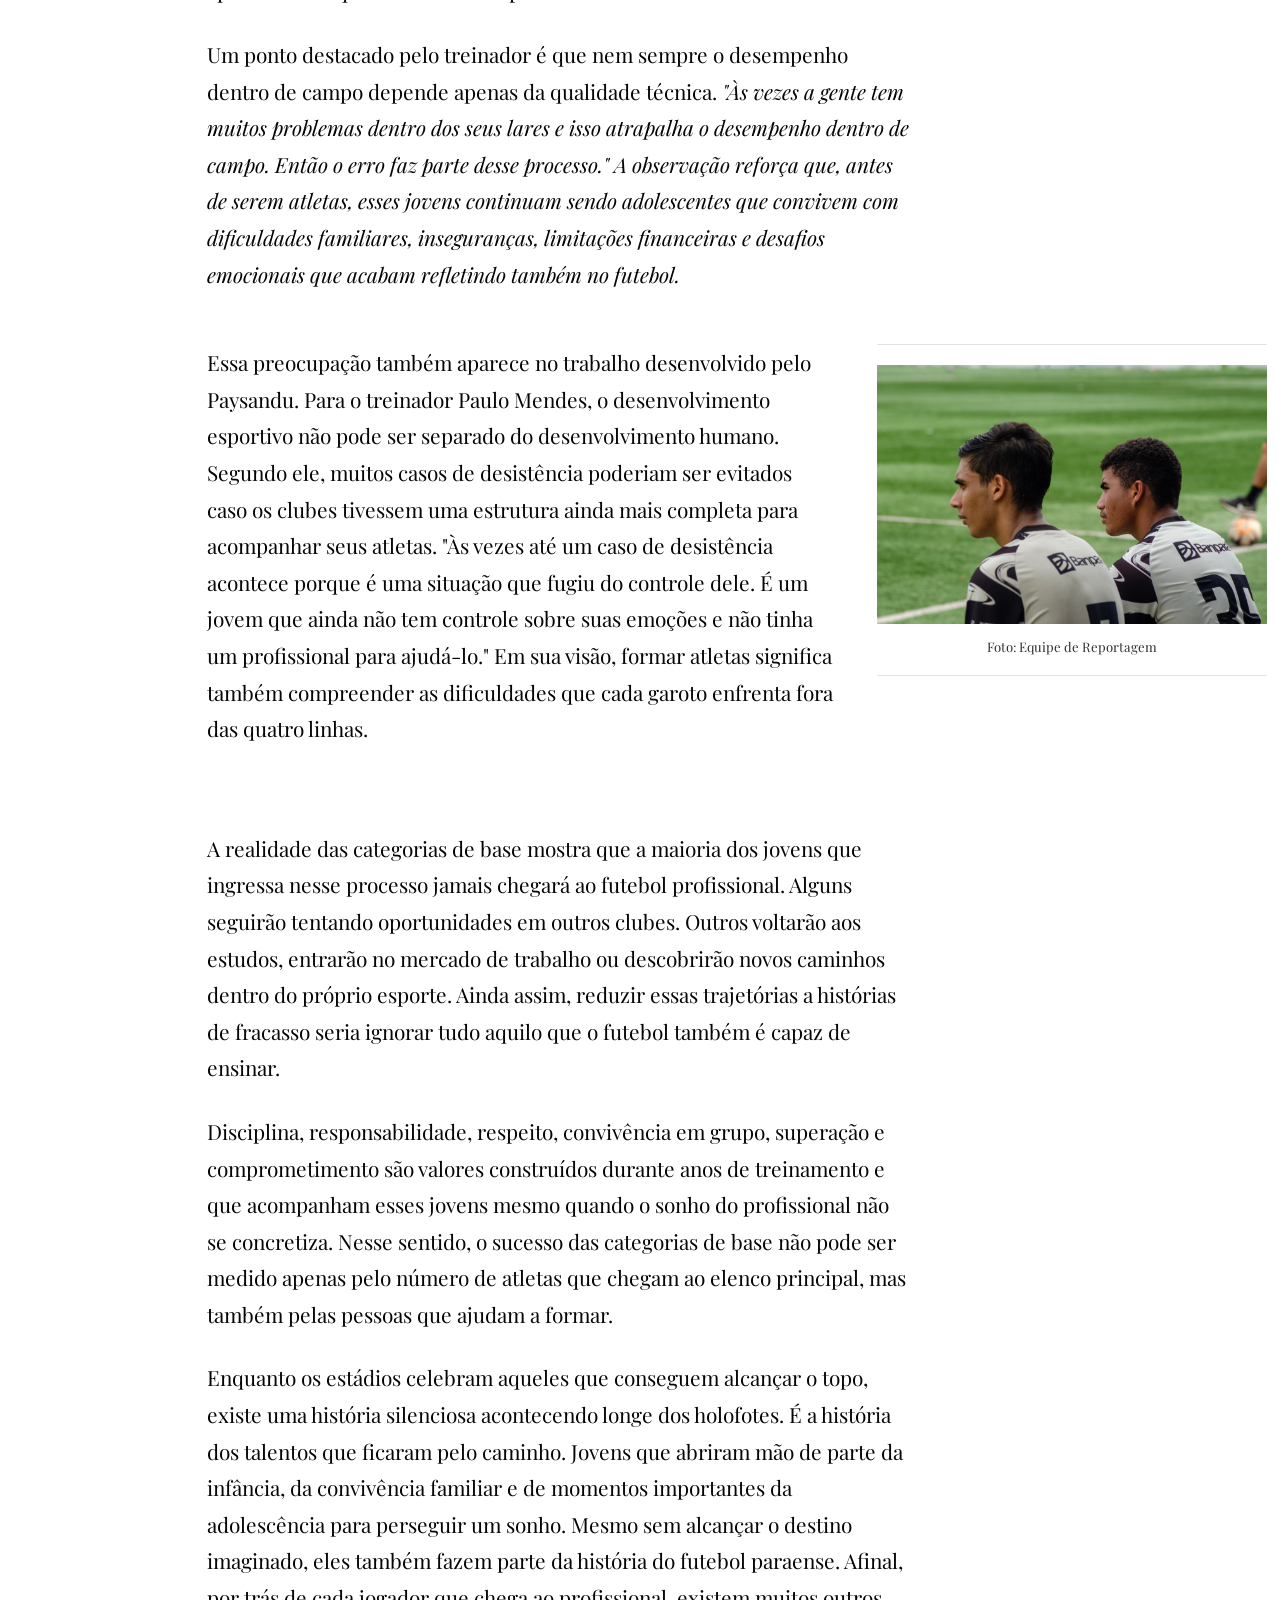
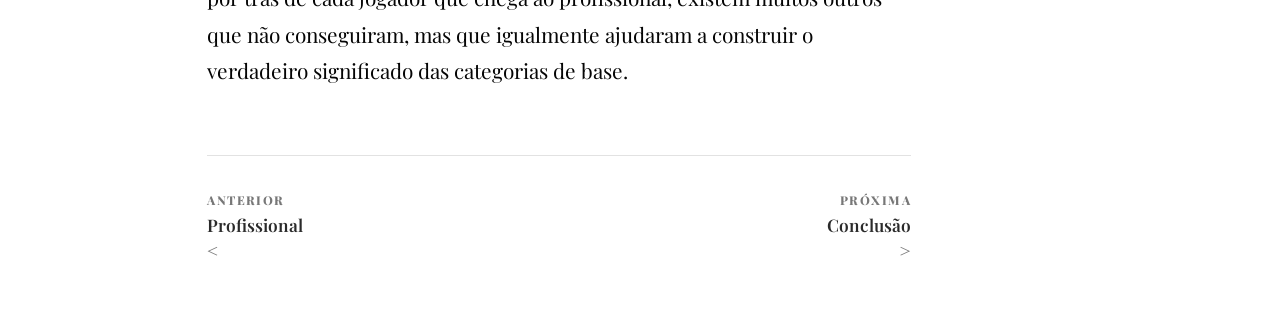
<file: os-talentos-que-ficaram.html>
<!DOCTYPE html>
<html lang="pt-BR">
<head>
  <meta charset="UTF-8" />
  <meta name="viewport" content="width=device-width, initial-scale=1.0" />
  <title>Os talentos que ficaram | Lab. Jornalismo Digital</title>
  <link rel="icon" type="image/png" href="assets/home/iconsite.webp" />
  <link rel="preconnect" href="https://fonts.googleapis.com">
  <link rel="preconnect" href="https://fonts.gstatic.com" crossorigin>
  <link href="https://fonts.googleapis.com/css2?family=Playfair+Display:wght@300;400;600;700;800;900&display=swap" rel="stylesheet">
  <!-- CSS: os-talentos-que-ficaram.html → reset.css + chapter.css + os-talentos-que-ficaram.css -->
  <link rel="stylesheet" href="css/reset.css" />
  <link rel="stylesheet" href="css/chapter.css" />
  <link rel="stylesheet" href="css/os-talentos-que-ficaram.css" />
</head>
<body>
  <header class="site-navbar">
    <div class="brand">
      <img src="assets/home/logo-ufpa.png" alt="Logo UFPA" class="brand-logo">
      <span class="brand-divider"></span>
      <strong>Lab. Jornalismo Digital</strong>
    </div>
    <button class="nav-arrow nav-arrow-left" type="button" aria-label="Rolar menu para esquerda" data-scroll-menu="-1">‹</button>
    <nav class="nav-scroll" id="navScroll" aria-label="Navegação principal">
      <button class="nav-close" type="button" aria-label="Fechar menu" data-close-menu>×</button>
      <a href="index.html">Introdução</a>
      <a href="comeco-do-sonho.html">Sonho</a>
      <a href="a-rotina-invisivel.html">Rotina</a>
      <a href="o-futebol-como-esperanca.html">Esperança</a>
      <a href="a-realidade.html">Realidade</a>
      <a href="resultados-precoce.html">Resultados</a>
      <a href="o-funil.html">Funil</a>
      <a href="o-olhar-da-comissao.html">Comissão</a>
      <a href="saude-fisica-e-mental.html">Saúde</a>
      <a href="da-base-para-o-profissional.html">Profissional</a>
      <a href="os-talentos-que-ficaram.html">Talentos</a>
      <a href="conclusao.html">Conclusão</a>
    </nav>
    <button class="nav-arrow nav-arrow-right" type="button" aria-label="Rolar menu para direita" data-scroll-menu="1">›</button>
    <button class="nav-toggle" type="button" aria-label="Abrir menu" aria-expanded="false" data-menu-toggle>☰</button>
  </header>
  <main>
    <article class="story-content chapter-page">
      <header class="chapter-header">
        <p class="kicker">CAPÍTULO 11</p>
        <h1>Os talentos que ficam pelo caminho</h1>
      </header>
      <p class="lead">
        Quando um garoto entra em uma categoria de base, ele não leva apenas uma chuteira nas costas. Leva o sonho de vestir a camisa do clube, de mudar a realidade da própria família e de transformar anos de dedicação em uma carreira no futebol. Em estados como o Pará, onde o futebol faz parte da identidade cultural, esse sonho ganha ainda mais força. Para muitos jovens, vestir a camisa de Remo, Paysandu e Tuna representa a possibilidade de conquistar uma vida melhor por meio do esporte.
      </p>

        <section class="media-row">
        <div class="media-text">
          <p>
         Mas, conforme o tempo passa, esse caminho vai ficando cada vez mais estreito. A cada mudança de categoria, aumentam as exigências, diminuem as vagas e a concorrência se torna ainda mais intensa. O talento continua sendo importante, mas deixa de ser o único fator determinante. Aspectos físicos, psicológicos, familiares e estruturais passam a influenciar diretamente a permanência desses atletas no processo de formação.
          </p>
        </div>

        <figure class="side-media">
          <button class="media-open" type="button" data-modal-image="assets/talentos/JogadorRemo.jpg" aria-label="Ampliar imagem de Jorge Gomes">
            <img src="assets/talentos/JogadorRemo.jpg" alt="Jogador do Remo durante treino">
          </button>
          <figcaption>
            Foto: Equipe de Reportagem
          </figcaption>
        </figure>
      </section>


      <p>
       Cada treino, cada partida e cada avaliação podem representar uma oportunidade ou o fim de um ciclo. Em muitos casos, os jovens precisam lidar com a pressão enquanto ainda estão construindo sua própria identidade, conciliando estudos, família e responsabilidades que normalmente não fazem parte da rotina de adolescentes da mesma idade.
      </p>

      <p>
        Muitos jovens convivem com dificuldades familiares que acabam refletindo no desempenho dentro de campo, tornando indispensável um olhar mais humano por parte dos profissionais que acompanham a base.
      </p>

      <p>
        Para aqueles que ficam pelo caminho, a passagem pelas categorias de base ainda representa um importante processo de amadurecimento, marcado por aprendizados que vão além do esporte. 
        <br> 
        <p>
          Um ponto destacado pelo treinador é que nem sempre o desempenho dentro de campo depende apenas da qualidade técnica.<i> "Às vezes a gente tem muitos problemas dentro dos seus lares e isso atrapalha o desempenho dentro de campo. Então o erro faz parte desse processo." A observação reforça que, antes de serem atletas, esses jovens continuam sendo adolescentes que convivem com dificuldades familiares, inseguranças, limitações financeiras e desafios emocionais que acabam refletindo também no futebol.</i>
      </p>
       <section class="media-row">
        <div class="media-text">
          <p>
        Essa preocupação também aparece no trabalho desenvolvido pelo Paysandu. Para o treinador Paulo Mendes, o desenvolvimento esportivo não pode ser separado do desenvolvimento humano. Segundo ele, muitos casos de desistência poderiam ser evitados caso os clubes tivessem uma estrutura ainda mais completa para acompanhar seus atletas. "Às vezes até um caso de desistência acontece porque é uma situação que fugiu do controle dele. É um jovem que ainda não tem controle sobre suas emoções e não tinha um profissional para ajudá-lo." Em sua visão, formar atletas significa também compreender as dificuldades que cada garoto enfrenta fora das quatro linhas.
          </p>
        </div>

        <figure class="side-media">
          <button class="media-open" type="button" data-modal-image="assets/talentos/JogadoresPaysandu.jpg" aria-label="Ampliar imagem de Jorge Gomes">
            <img src="assets/talentos/JogadoresPaysandu.jpg" alt="Jogadores do Paysandu durante treino">
          </button>
          <figcaption>
            Foto: Equipe de Reportagem
          </figcaption>
        </figure>
      </section>

      <p>
        A realidade das categorias de base mostra que a maioria dos jovens que ingressa nesse processo jamais chegará ao futebol profissional. Alguns seguirão tentando oportunidades em outros clubes. Outros voltarão aos estudos, entrarão no mercado de trabalho ou descobrirão novos caminhos dentro do próprio esporte. Ainda assim, reduzir essas trajetórias a histórias de fracasso seria ignorar tudo aquilo que o futebol também é capaz de ensinar.
      </p>

      <p>
        Disciplina, responsabilidade, respeito, convivência em grupo, superação e comprometimento são valores construídos durante anos de treinamento e que acompanham esses jovens mesmo quando o sonho do profissional não se concretiza. Nesse sentido, o sucesso das categorias de base não pode ser medido apenas pelo número de atletas que chegam ao elenco principal, mas também pelas pessoas que ajudam a formar.
      </p>

      <p>
        Enquanto os estádios celebram aqueles que conseguem alcançar o topo, existe uma história silenciosa acontecendo longe dos holofotes. É a história dos talentos que ficaram pelo caminho. Jovens que abriram mão de parte da infância, da convivência familiar e de momentos importantes da adolescência para perseguir um sonho. Mesmo sem alcançar o destino imaginado, eles também fazem parte da história do futebol paraense. Afinal, por trás de cada jogador que chega ao profissional, existem muitos outros que não conseguiram, mas que igualmente ajudaram a construir o verdadeiro significado das categorias de base.
      </p>
    </article>
  </main>
  <div class="media-modal" id="mediaModal" aria-hidden="true">
    <button class="modal-close" type="button" aria-label="Fechar mídia" data-close-modal>×</button>
    <div class="modal-content" id="modalContent"></div>
  </div>
  <script src="js/main.js"></script>
</body>
</html>
</file>
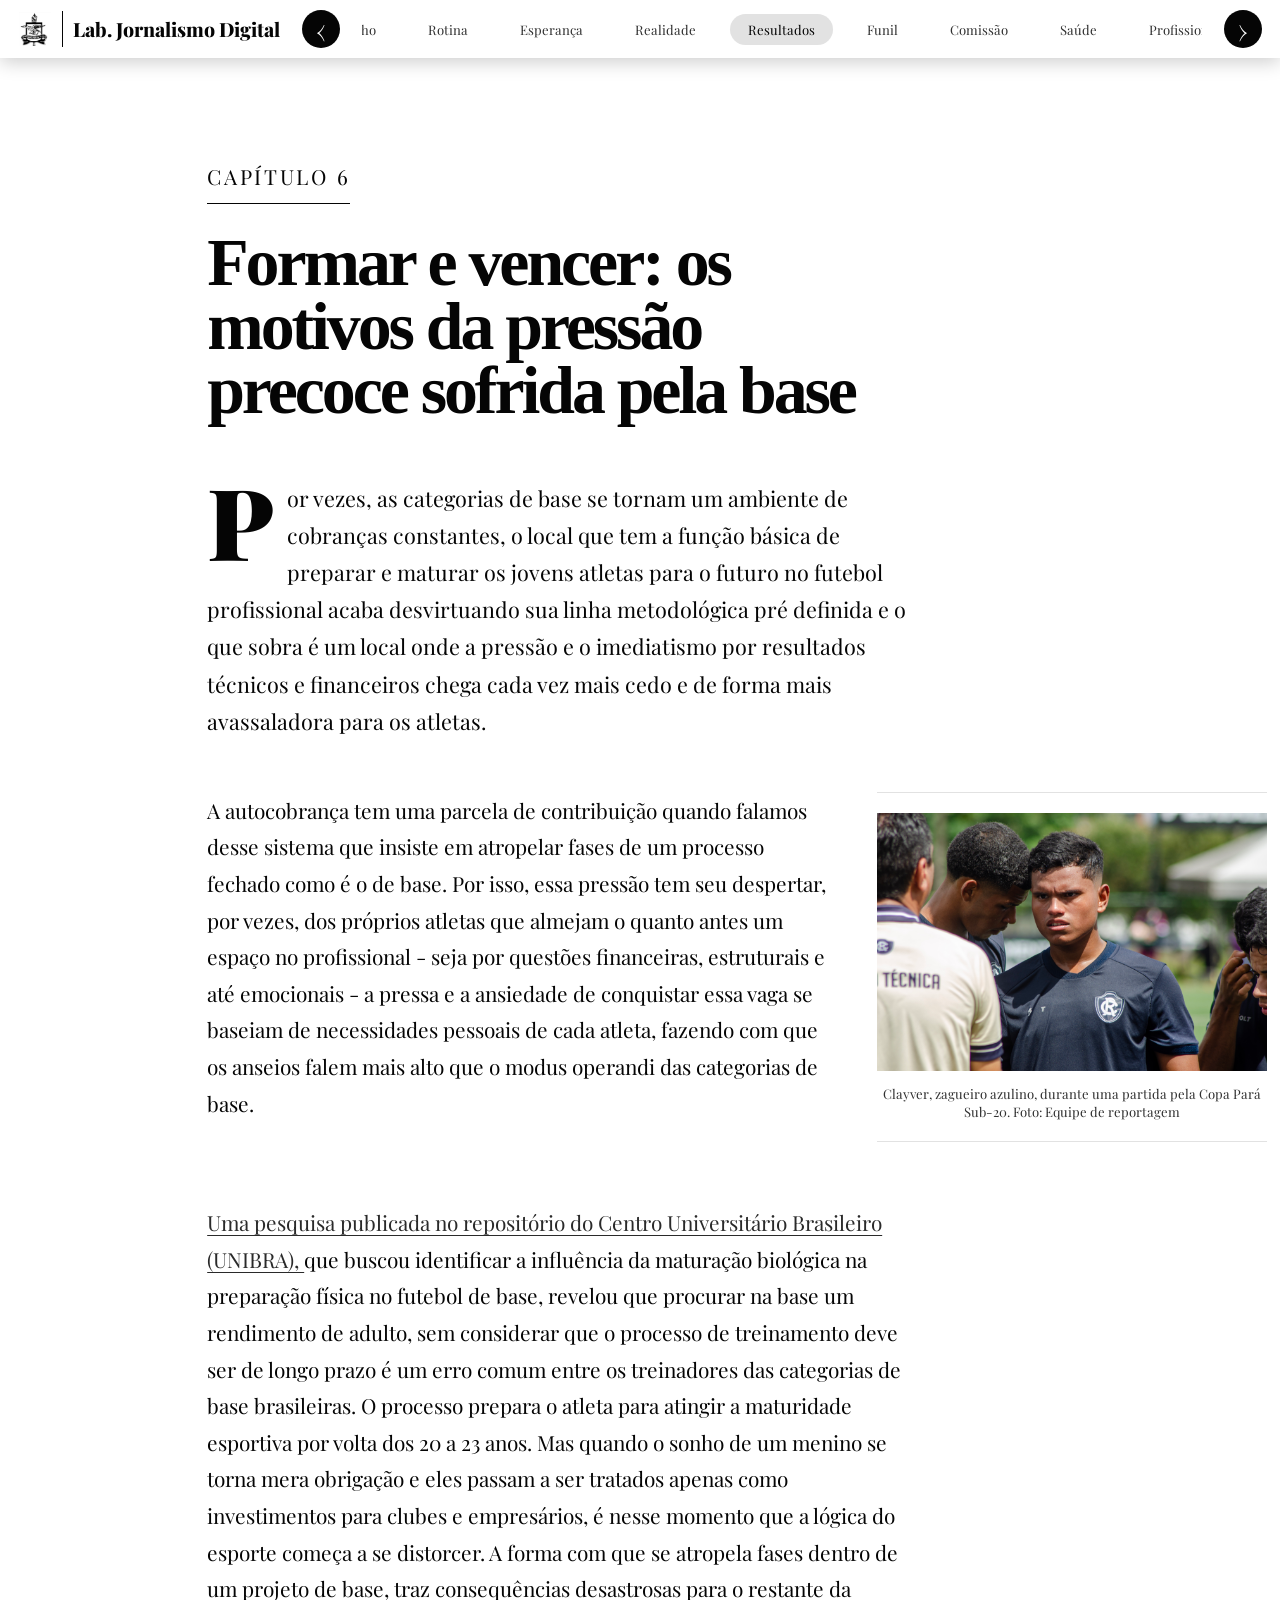
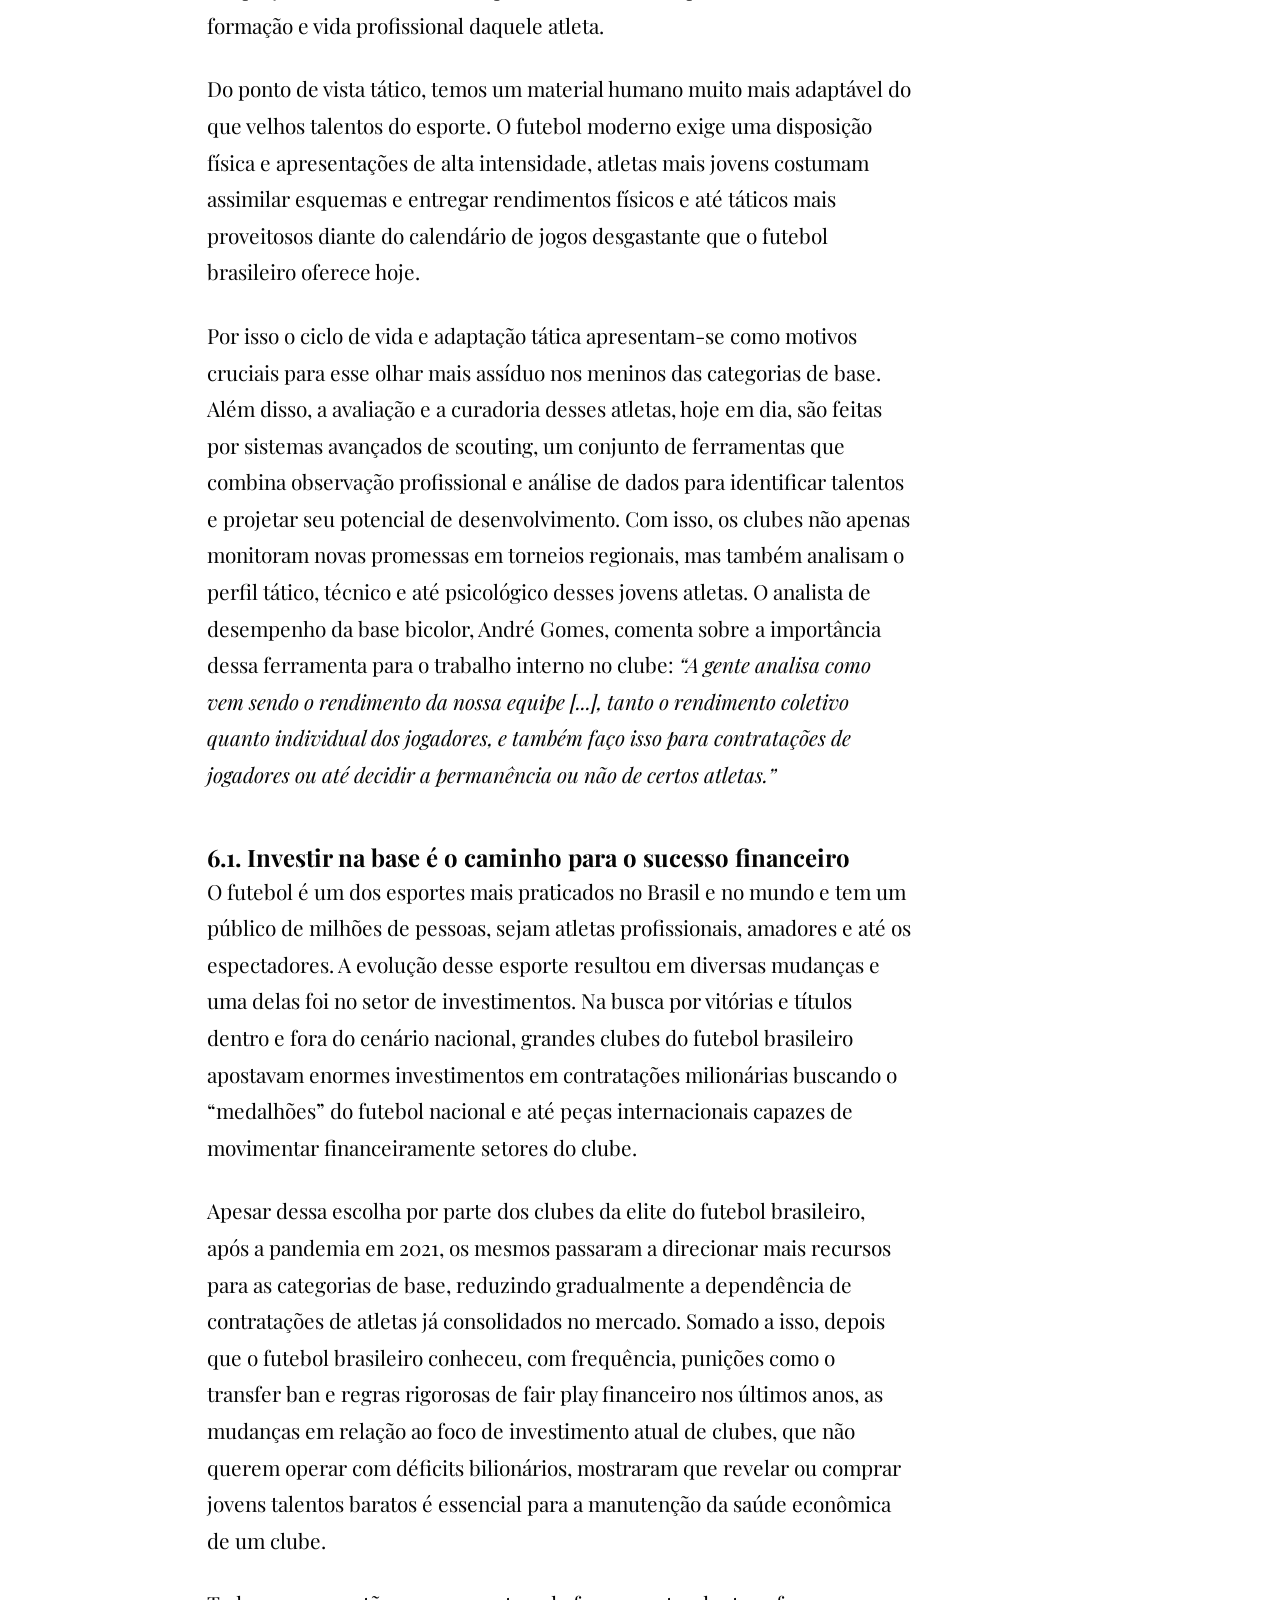
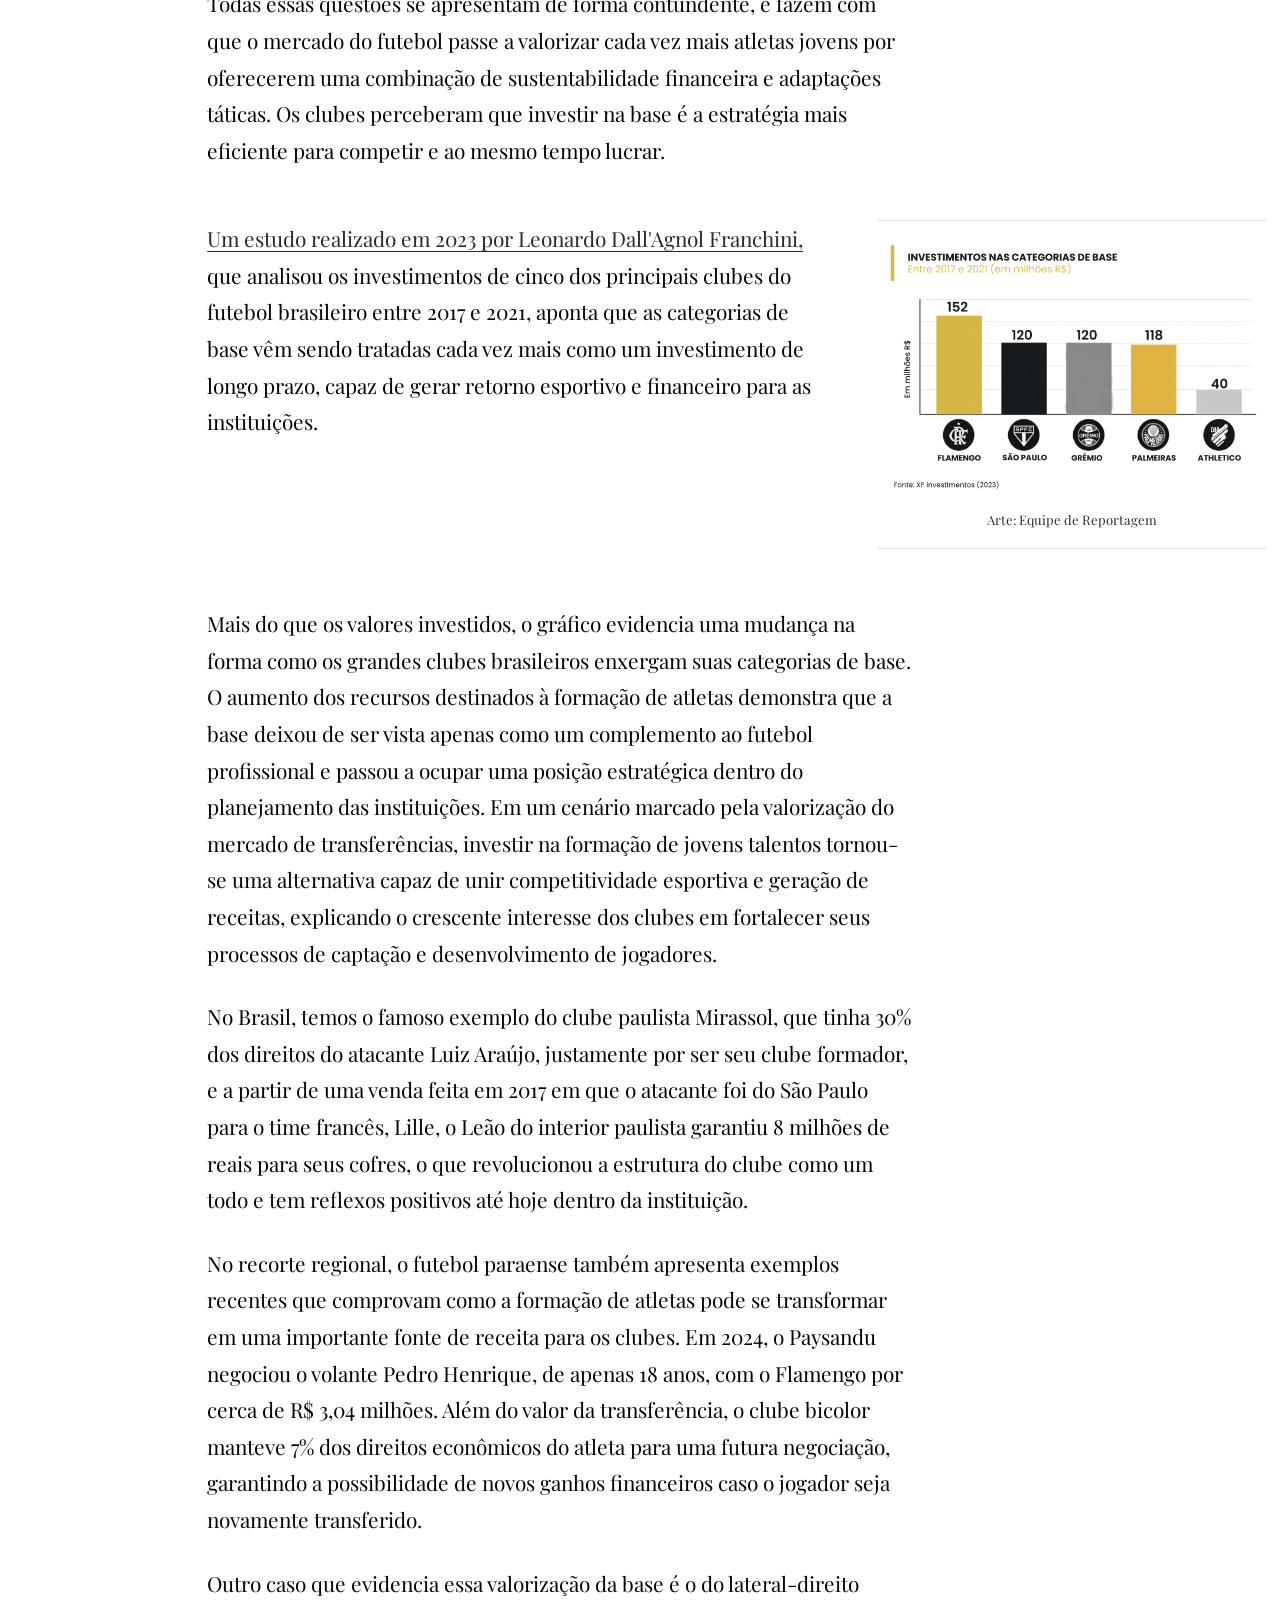
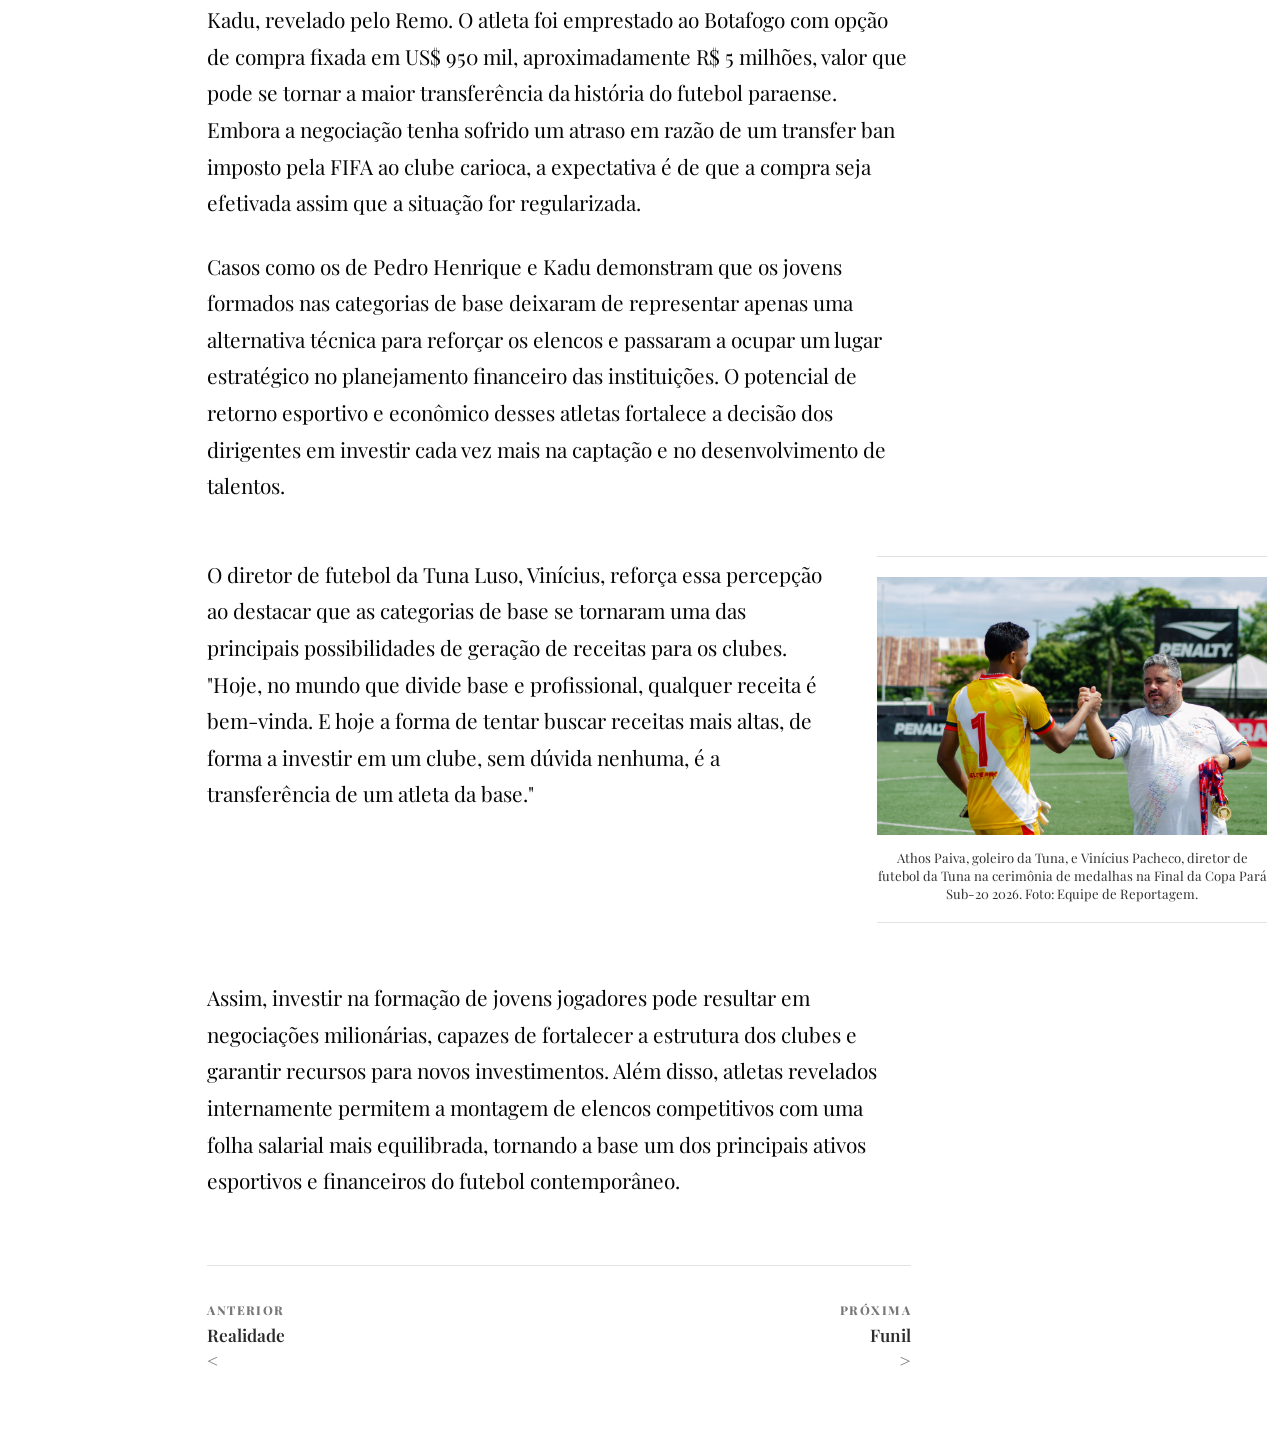
<file: resultados-precoce.html>
<!DOCTYPE html>
<html lang="pt-BR">
<head>
  <meta charset="UTF-8" />
  <meta name="viewport" content="width=device-width, initial-scale=1.0" />
  <title>Resultados precoce | Lab. Jornalismo Digital</title>
  <link rel="icon" type="image/png" href="assets/home/iconsite.webp" />
  <link rel="preconnect" href="https://fonts.googleapis.com">
  <link rel="preconnect" href="https://fonts.gstatic.com" crossorigin>
  <link href="https://fonts.googleapis.com/css2?family=Playfair+Display:wght@300;400;600;700;800;900&display=swap" rel="stylesheet">
  <!-- CSS: resultados-precoce.html → reset.css + chapter.css + resultados-precoce.css -->
  <link rel="stylesheet" href="css/reset.css" />
  <link rel="stylesheet" href="css/chapter.css" />
  <link rel="stylesheet" href="css/resultados-precoce.css" />
</head>
<body>
  <header class="site-navbar">
    <div class="brand">
      <img src="assets/home/logo-ufpa.png" alt="Logo UFPA" class="brand-logo">
      <span class="brand-divider"></span>
      <strong>Lab. Jornalismo Digital</strong>
    </div>
    <button class="nav-arrow nav-arrow-left" type="button" aria-label="Rolar menu para esquerda" data-scroll-menu="-1">‹</button>
    <nav class="nav-scroll" id="navScroll" aria-label="Navegação principal">
      <button class="nav-close" type="button" aria-label="Fechar menu" data-close-menu>×</button>
      <a href="index.html">Introdução</a>
      <a href="comeco-do-sonho.html">Sonho</a>
      <a href="a-rotina-invisivel.html">Rotina</a>
      <a href="o-futebol-como-esperanca.html">Esperança</a>
      <a href="a-realidade.html">Realidade</a>
      <a href="resultados-precoce.html">Resultados</a>
      <a href="o-funil.html">Funil</a>
      <a href="o-olhar-da-comissao.html">Comissão</a>
      <a href="saude-fisica-e-mental.html">Saúde</a>
      <a href="da-base-para-o-profissional.html">Profissional</a>
      <a href="os-talentos-que-ficaram.html">Talentos</a>
      <a href="conclusao.html">Conclusão</a>
    </nav>
    <button class="nav-arrow nav-arrow-right" type="button" aria-label="Rolar menu para direita" data-scroll-menu="1">›</button>
    <button class="nav-toggle" type="button" aria-label="Abrir menu" aria-expanded="false" data-menu-toggle>☰</button>
  </header>
  <main>
    <article class="story-content chapter-page">
      <header class="chapter-header">
        <p class="kicker">CAPÍTULO 6</p>
        <h1>Formar e vencer: os motivos da pressão precoce sofrida pela base</h1>
      </header>
      <p class="lead">
Por vezes, as categorias de base se tornam um ambiente de cobranças constantes, o local que tem a função básica de preparar e maturar os jovens atletas para o futuro no futebol profissional acaba desvirtuando sua linha metodológica pré definida e o que sobra é um local onde a pressão e o imediatismo por resultados técnicos e financeiros chega cada vez mais cedo e de forma mais avassaladora para os atletas.  
</p>

      <section class="media-row">
        <div class="media-text">
          <p>
A autocobrança tem uma parcela de contribuição quando falamos desse sistema que insiste em atropelar fases de um processo fechado como é o de base. Por isso, essa pressão tem seu despertar, por vezes, dos próprios atletas que almejam o quanto antes um espaço no profissional - seja por questões financeiras, estruturais e até emocionais - a pressa e a ansiedade de conquistar essa vaga se baseiam de necessidades pessoais de cada atleta, fazendo com que os anseios falem mais alto que o modus operandi das categorias de base.
</p>
        </div>

        <figure class="side-media">
          <button class="media-open" type="button" data-modal-image="assets/resultados/ClayverRemo.jpg" aria-label="Ampliar imagem de Clayver">
            <img src="assets/resultados/ClayverRemo.jpg" alt="Clayver, zagueiro azulino">
          </button>
          <figcaption>Clayver, zagueiro azulino, durante uma partida pela Copa Pará Sub-20. Foto: Equipe de reportagem</figcaption>
        </figure>
      </section>

      <p>
        <a href="https://www.grupounibra.com/repositorio/EDFIS/2022/influencia-da-maturacao-biologica-na-preparacao-fisica-no-futebol-de-base98.pdf" target="_blank" rel="noopener noreferrer">
          Uma pesquisa publicada no repositório do Centro Universitário Brasileiro (UNIBRA),
        </a>
      que buscou identificar a influência da maturação biológica na preparação física no futebol de base, revelou que procurar na base um rendimento de adulto, sem considerar que o processo de treinamento deve ser de longo prazo é um erro comum entre os treinadores das categorias de base brasileiras. O processo prepara o atleta para atingir a maturidade esportiva por volta dos 20 a 23 anos. Mas quando o sonho de um menino se torna mera obrigação e eles passam a ser tratados apenas como investimentos para clubes e empresários, é nesse momento que a lógica do esporte começa a se distorcer. A forma com que se atropela fases dentro de um projeto de base, traz consequências desastrosas para o restante da formação e vida profissional daquele atleta. 
      </p>

      <p>
        Do ponto de vista tático, temos um material humano muito mais adaptável do que velhos talentos do esporte. O futebol moderno exige uma disposição física e apresentações de alta intensidade, atletas mais jovens costumam assimilar esquemas e entregar rendimentos físicos e até táticos mais proveitosos diante do calendário de jogos desgastante que o futebol brasileiro oferece hoje.
      </p>

      <p>
        Por isso o ciclo de vida e adaptação tática apresentam-se como  motivos cruciais para esse olhar mais assíduo nos meninos das categorias de base. Além disso, a avaliação e a curadoria desses atletas, hoje em dia, são feitas por sistemas avançados de scouting, um conjunto de ferramentas que combina observação profissional e análise de dados para identificar talentos e projetar seu potencial de desenvolvimento. Com isso, os clubes não apenas monitoram novas promessas em torneios regionais, mas também analisam o perfil tático, técnico e até psicológico desses jovens atletas. O analista de desempenho da base bicolor, André Gomes, comenta sobre a importância dessa ferramenta para o trabalho interno no clube:<i> “A gente analisa como vem sendo o rendimento da nossa equipe [...], tanto o rendimento coletivo quanto individual dos jogadores, e também faço isso para contratações de jogadores ou até decidir a permanência ou não de certos atletas.”</i>
      </p>

    <br> 

      <h1>6.1. Investir na base é o caminho para o sucesso financeiro</h1>
      <p>
    O futebol é um dos esportes mais praticados no Brasil e no mundo e tem um público de milhões de pessoas, sejam atletas profissionais, amadores e até os espectadores. A evolução desse esporte resultou em diversas mudanças e uma delas foi no setor de investimentos. Na busca por vitórias e títulos dentro e fora do cenário nacional, grandes clubes do futebol brasileiro apostavam enormes investimentos em contratações milionárias buscando o “medalhões” do futebol nacional e até peças internacionais capazes de movimentar financeiramente setores do clube. 
      </p>

      <p>
     Apesar dessa escolha por parte dos clubes da elite do futebol brasileiro, após a pandemia em 2021, os mesmos passaram a direcionar mais recursos para as categorias de base, reduzindo gradualmente a dependência de contratações de atletas já consolidados no mercado. Somado a isso, depois que o futebol brasileiro conheceu, com frequência, punições como o transfer ban e regras rigorosas de fair play financeiro nos últimos anos, as mudanças em relação ao foco de investimento atual de clubes, que não querem operar com déficits bilionários, mostraram que revelar ou comprar jovens talentos baratos é essencial para a manutenção da saúde econômica de um clube.
      </p>

      <p>
      Todas essas questões se apresentam de forma contundente, e fazem com que o mercado do futebol passe a valorizar cada vez mais atletas jovens por oferecerem uma combinação de sustentabilidade financeira e adaptações táticas. Os clubes perceberam que investir na base é a estratégia mais eficiente para competir e ao mesmo tempo lucrar.
      </p>

      <section class="media-row">
        <div class="media-text">
          <p>
            <a href="https://repositorio.upf.br/server/api/core/bitstreams/8b701cf1-13fd-4ade-b810-ed905d325f86/content" target="_blank" rel="noopener noreferrer">
              Um estudo realizado em 2023 por Leonardo Dall'Agnol Franchini,
            </a>
           que analisou os investimentos de cinco dos principais clubes do futebol brasileiro entre 2017 e 2021, aponta que as categorias de base vêm sendo tratadas cada vez mais como um investimento de longo prazo, capaz de gerar retorno esportivo e financeiro para as instituições.
          </p>
        </div>

        <figure class="side-media">
          <button class="media-open" type="button" data-modal-image="assets/resultados/Entre 2017 e 2021 (em milhões R$).png" aria-label="Ampliar gráfico de investimentos">
            <img src="assets/resultados/Entre 2017 e 2021 (em milhões R$).png" alt="Gráfico de Investimentos na categoria de base entre 2017 a 2021">
          </button>
          <figcaption>Arte: Equipe de Reportagem</figcaption>
        </figure>
      </section>

      <p>
      Mais do que os valores investidos, o gráfico evidencia uma mudança na forma como os grandes clubes brasileiros enxergam suas categorias de base. O aumento dos recursos destinados à formação de atletas demonstra que a base deixou de ser vista apenas como um complemento ao futebol profissional e passou a ocupar uma posição estratégica dentro do planejamento das instituições. Em um cenário marcado pela valorização do mercado de transferências, investir na formação de jovens talentos tornou-se uma alternativa capaz de unir competitividade esportiva e geração de receitas, explicando o crescente interesse dos clubes em fortalecer seus processos de captação e desenvolvimento de jogadores. 
      </p>

      <p>
        No Brasil, temos o famoso exemplo do clube paulista Mirassol, que tinha 30% dos direitos do atacante Luiz Araújo, justamente por ser seu clube formador, e a partir de uma venda feita em 2017 em que o atacante foi do São Paulo para o time francês, Lille, o Leão do interior paulista garantiu 8 milhões de reais para seus cofres, o que revolucionou a estrutura do clube como um todo e tem reflexos positivos até hoje dentro da instituição.
      </p>

      <p>
        No recorte regional, o futebol paraense também apresenta exemplos recentes que comprovam como a formação de atletas pode se transformar em uma importante fonte de receita para os clubes. Em 2024, o Paysandu negociou o volante Pedro Henrique, de apenas 18 anos, com o Flamengo por cerca de R$ 3,04 milhões. Além do valor da transferência, o clube bicolor manteve 7% dos direitos econômicos do atleta para uma futura negociação, garantindo a possibilidade de novos ganhos financeiros caso o jogador seja novamente transferido.
      </p>

      <p>
        Outro caso que evidencia essa valorização da base é o do lateral-direito Kadu, revelado pelo Remo. O atleta foi emprestado ao Botafogo com opção de compra fixada em US$ 950 mil, aproximadamente R$ 5 milhões, valor que pode se tornar a maior transferência da história do futebol paraense. Embora a negociação tenha sofrido um atraso em razão de um transfer ban imposto pela FIFA ao clube carioca, a expectativa é de que a compra seja efetivada assim que a situação for regularizada.
      </p>

      <p>
        Casos como os de Pedro Henrique e Kadu demonstram que os jovens formados nas categorias de base deixaram de representar apenas uma alternativa técnica para reforçar os elencos e passaram a ocupar um lugar estratégico no planejamento financeiro das instituições. O potencial de retorno esportivo e econômico desses atletas fortalece a decisão dos dirigentes em investir cada vez mais na captação e no desenvolvimento de talentos.
      </p>

      <section class="media-row">
        <div class="media-text">
          <p>
          O diretor de futebol da Tuna Luso, Vinícius, reforça essa percepção ao destacar que as categorias de base se tornaram uma das principais possibilidades de geração de receitas para os clubes. "Hoje, no mundo que divide base e profissional, qualquer receita é bem-vinda. E hoje a forma de tentar buscar receitas mais altas, de forma a investir em um clube, sem dúvida nenhuma, é a transferência de um atleta da base."
          </p>
          </div>
           <figure class="side-media">
          <button class="media-open" type="button" data-modal-image="assets/resultados/Athos-vinicios.jpg" aria-label="Ampliar imagem de Clayver">
            <img src="assets/resultados/Athos-vinicios.jpg" alt="Clayver, zagueiro azulino">
          </button>
          <figcaption>Athos Paiva, goleiro da Tuna, e Vinícius Pacheco, diretor de futebol da Tuna na cerimônia de medalhas na Final da Copa Pará Sub-20 2026. Foto: Equipe de Reportagem.</figcaption>
        </figure>
      </section>
      <p>
        Assim, investir na formação de jovens jogadores pode resultar em negociações milionárias, capazes de fortalecer a estrutura dos clubes e garantir recursos para novos investimentos. Além disso, atletas revelados internamente permitem a montagem de elencos competitivos com uma folha salarial mais equilibrada, tornando a base um dos principais ativos esportivos e financeiros do futebol contemporâneo.
      </p>
    </article>
  </main>
  <div class="media-modal" id="mediaModal" aria-hidden="true">
    <button class="modal-close" type="button" aria-label="Fechar mídia" data-close-modal>×</button>
    <div class="modal-content" id="modalContent"></div>
  </div>
  <script src="js/main.js"></script>
</body>
</html>
</file>
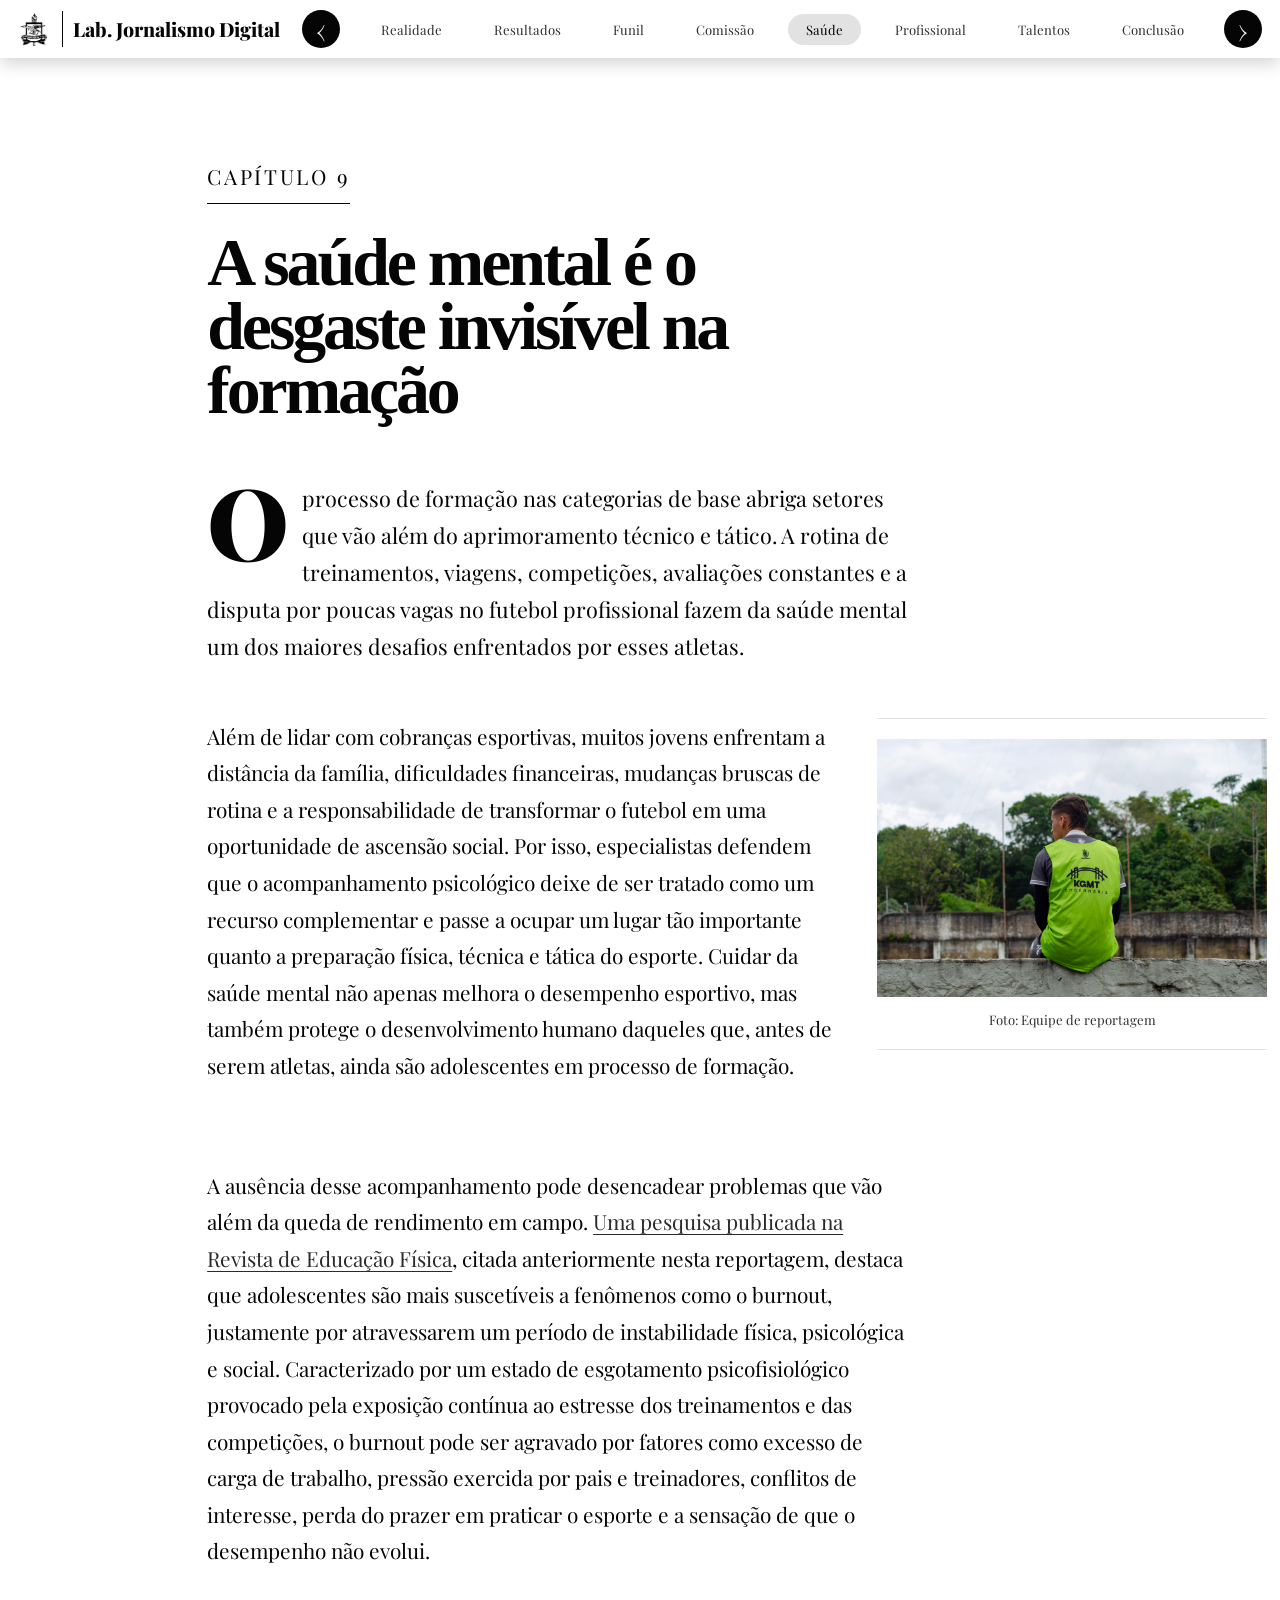
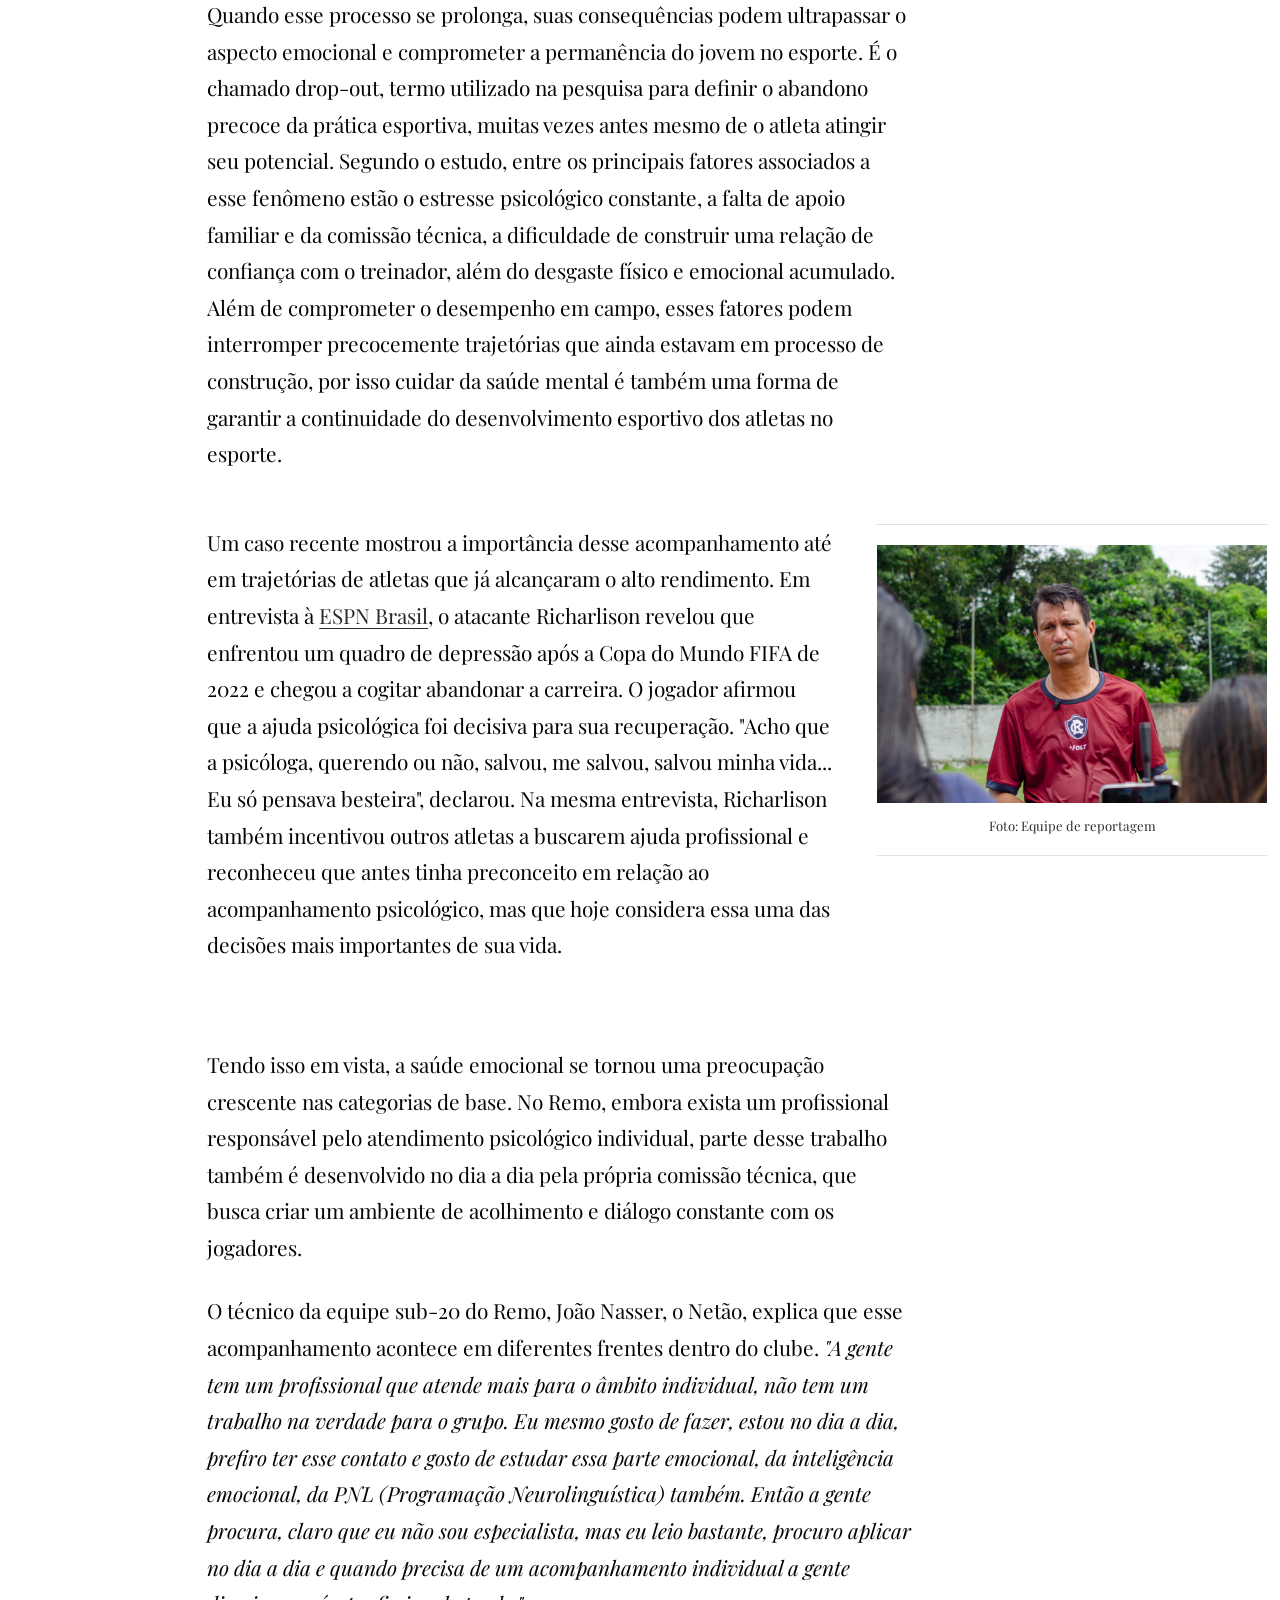
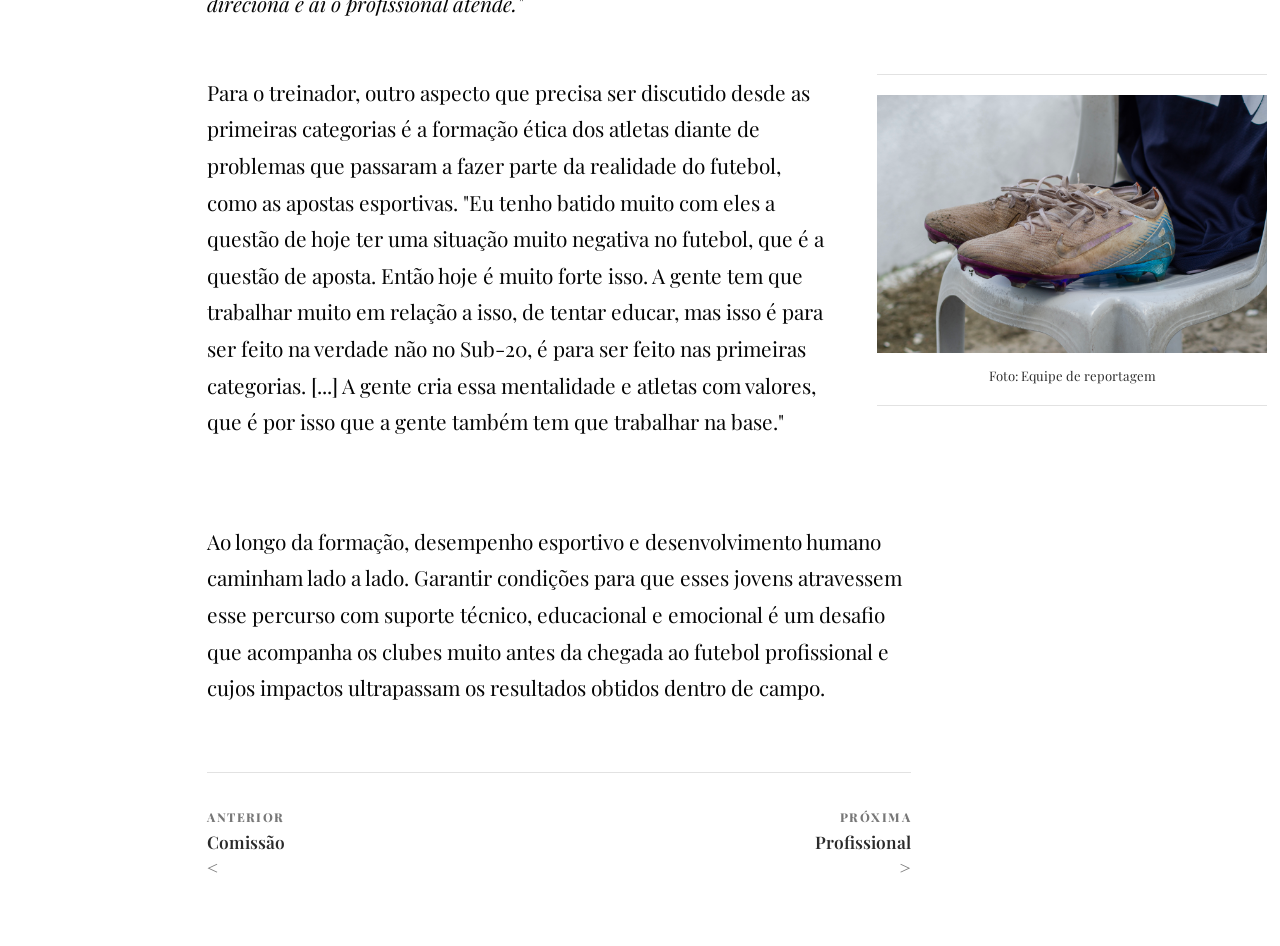
<file: saude-fisica-e-mental.html>
<!DOCTYPE html>
<html lang="pt-BR">
<head>
  <meta charset="UTF-8" />
  <meta name="viewport" content="width=device-width, initial-scale=1.0" />
  <title>Saúde física e mental | Lab. Jornalismo Digital</title>
  <link rel="icon" type="image/png" href="assets/home/iconsite.webp" />
  <link rel="preconnect" href="https://fonts.googleapis.com">
  <link rel="preconnect" href="https://fonts.gstatic.com" crossorigin>
  <link href="https://fonts.googleapis.com/css2?family=Playfair+Display:wght@300;400;600;700;800;900&display=swap" rel="stylesheet">
  <!-- CSS: saude-fisica-e-mental.html → reset.css + chapter.css + saude-fisica-e-mental.css -->
  <link rel="stylesheet" href="css/reset.css" />
  <link rel="stylesheet" href="css/chapter.css" />
  <link rel="stylesheet" href="css/saude-fisica-e-mental.css" />
</head>
<body>
  <header class="site-navbar">
    <div class="brand">
      <img src="assets/home/logo-ufpa.png" alt="Logo UFPA" class="brand-logo">
      <span class="brand-divider"></span>
      <strong>Lab. Jornalismo Digital</strong>
    </div>
    <button class="nav-arrow nav-arrow-left" type="button" aria-label="Rolar menu para esquerda" data-scroll-menu="-1">‹</button>
    <nav class="nav-scroll" id="navScroll" aria-label="Navegação principal">
      <button class="nav-close" type="button" aria-label="Fechar menu" data-close-menu>×</button>
      <a href="index.html">Introdução</a>
      <a href="comeco-do-sonho.html">Sonho</a>
      <a href="a-rotina-invisivel.html">Rotina</a>
      <a href="o-futebol-como-esperanca.html">Esperança</a>
      <a href="a-realidade.html">Realidade</a>
      <a href="resultados-precoce.html">Resultados</a>
      <a href="o-funil.html">Funil</a>
      <a href="o-olhar-da-comissao.html">Comissão</a>
      <a href="saude-fisica-e-mental.html">Saúde</a>
      <a href="da-base-para-o-profissional.html">Profissional</a>
      <a href="os-talentos-que-ficaram.html">Talentos</a>
      <a href="conclusao.html">Conclusão</a>
    </nav>
    <button class="nav-arrow nav-arrow-right" type="button" aria-label="Rolar menu para direita" data-scroll-menu="1">›</button>
    <button class="nav-toggle" type="button" aria-label="Abrir menu" aria-expanded="false" data-menu-toggle>☰</button>
  </header>
  <main>
    <article class="story-content chapter-page">
      <header class="chapter-header">
        <p class="kicker">CAPÍTULO 9</p>
        <h1>A saúde mental é o desgaste invisível na formação</h1>
      </header>
      <p class="lead">
        O processo de formação nas categorias de base abriga setores que vão além do aprimoramento técnico e tático. A rotina de treinamentos, viagens, competições, avaliações constantes e a disputa por poucas vagas no futebol profissional fazem da saúde mental um dos maiores desafios enfrentados por esses atletas. 
     </p>

      <section class="media-row">
        <div class="media-text">
          <p>
        Além de lidar com cobranças esportivas, muitos jovens enfrentam a distância da família, dificuldades financeiras, mudanças bruscas de rotina e a responsabilidade de transformar o futebol em uma oportunidade de ascensão social. Por isso, especialistas defendem que o acompanhamento psicológico deixe de ser tratado como um recurso complementar e passe a ocupar um lugar tão importante quanto a preparação física, técnica e tática do esporte. Cuidar da saúde mental não apenas melhora o desempenho esportivo, mas também protege o desenvolvimento humano daqueles que, antes de serem atletas, ainda são adolescentes em processo de formação.
          </p>
         </div>

        <figure class="side-media">
          <button class="media-open" type="button" data-modal-image="assets/saude/jogador.jpg" aria-label="Ampliar imagem de Jogador">
            <img src="assets/saude/jogador.jpg" alt="Jogador sentado em um banco">
          </button>
          <figcaption>
            Foto: Equipe de reportagem
          </figcaption>
        </figure>
      </section>
      <p>
        A ausência desse acompanhamento pode desencadear problemas que vão além da queda de rendimento em campo.
        <a href="https://revistadeeducacaofisica.emnuvens.com.br/revista/article/view/533/583" target="_blank" rel="noopener noreferrer">Uma pesquisa publicada na Revista de Educação Física</a>,
        citada anteriormente nesta reportagem, destaca que adolescentes são mais suscetíveis a fenômenos como o burnout, justamente por atravessarem um período de instabilidade física, psicológica e social. Caracterizado por um estado de esgotamento psicofisiológico provocado pela exposição contínua ao estresse dos treinamentos e das competições, o burnout pode ser agravado por fatores como excesso de carga de trabalho, pressão exercida por pais e treinadores, conflitos de interesse, perda do prazer em praticar o esporte e a sensação de que o desempenho não evolui.
      </p>

      <p>
        Quando esse processo se prolonga, suas consequências podem ultrapassar o aspecto emocional e comprometer a permanência do jovem no esporte. É o chamado drop-out, termo utilizado na pesquisa para definir o abandono precoce da prática esportiva, muitas vezes antes mesmo de o atleta atingir seu potencial. Segundo o estudo, entre os principais fatores associados a esse fenômeno estão o estresse psicológico constante, a falta de apoio familiar e da comissão técnica, a dificuldade de construir uma relação de confiança com o treinador, além do desgaste físico e emocional acumulado. Além de comprometer o desempenho em campo, esses fatores podem interromper precocemente trajetórias que ainda estavam em processo de construção, por isso cuidar da saúde mental é também uma forma de garantir a continuidade do desenvolvimento esportivo dos atletas no esporte.
      </p>

     <section class="media-row">
        <div class="media-text">
          <p>
            Um caso recente mostrou a importância desse acompanhamento até em trajetórias de atletas que já alcançaram o alto rendimento. Em entrevista à 
            <a href="https://www.espn.com.br/futebol/selecao-brasileira/artigo/_/id/13427988/richarlison-fala-espn-como-psicologa-salvou-literalmente-sua-vida-se-emociona?utm_source=chatgpt.com" target="_blank" rel="noopener noreferrer">ESPN Brasil</a>,
            o atacante Richarlison revelou que enfrentou um quadro de depressão após a Copa do Mundo FIFA de 2022 e chegou a cogitar abandonar a carreira. O jogador afirmou que a ajuda psicológica foi decisiva para sua recuperação. "Acho que a psicóloga, querendo ou não, salvou, me salvou, salvou minha vida... Eu só pensava besteira", declarou. Na mesma entrevista, Richarlison também incentivou outros atletas a buscarem ajuda profissional e reconheceu que antes tinha preconceito em relação ao acompanhamento psicológico, mas que hoje considera essa uma das decisões mais importantes de sua vida.

          </p>
         </div>

        <figure class="side-media">
          <button class="media-open" type="button" data-modal-image="assets/saude/TécnicoRemo.jpg" aria-label="Ampliar imagem de Técnico do Remo">
            <img src="assets/saude/TécnicoRemo.jpg" alt="Técnico do Remo">
          </button>
          <figcaption>
            Foto: Equipe de reportagem
          </figcaption>
        </figure>
      </section>

      <p>
        Tendo isso em vista, a saúde emocional se tornou uma preocupação crescente nas categorias de base. No Remo, embora exista um profissional responsável pelo atendimento psicológico individual, parte desse trabalho também é desenvolvido no dia a dia pela própria comissão técnica, que busca criar um ambiente de acolhimento e diálogo constante com os jogadores.
      </p>

      <p>
        O técnico da equipe sub-20 do Remo, João Nasser, o Netão, explica que esse acompanhamento acontece em diferentes frentes dentro do clube. <i> "A gente tem um profissional que atende mais para o âmbito individual, não tem um trabalho na verdade para o grupo. Eu mesmo gosto de fazer, estou no dia a dia, prefiro ter esse contato e gosto de estudar essa parte emocional, da inteligência emocional, da PNL (Programação Neurolinguística) também. Então a gente procura, claro que eu não sou especialista, mas eu leio bastante, procuro aplicar no dia a dia e quando precisa de um acompanhamento individual a gente direciona e aí o profissional atende."</i>
      </p>

      <section class="media-row">
        <div class="media-text">
          <p>
         Para o treinador, outro aspecto que precisa ser discutido desde as primeiras categorias é a formação ética dos atletas diante de problemas que passaram a fazer parte da realidade do futebol, como as apostas esportivas. "Eu tenho batido muito com eles a questão de hoje ter uma situação muito negativa no futebol, que é a questão de aposta. Então hoje é muito forte isso. A gente tem que trabalhar muito em relação a isso, de tentar educar, mas isso é para ser feito na verdade não no Sub-20, é para ser feito nas primeiras categorias. [...] A gente cria essa mentalidade e atletas com valores, que é por isso que a gente também tem que trabalhar na base."
          </p>
         </div>

        <figure class="side-media">
          <button class="media-open" type="button" data-modal-image="assets/saude/chuteiraBranca.jpg" aria-label="Ampliar imagem de Jogador">
            <img src="assets/saude/chuteiraBranca.jpg" alt="Chuteira branca de jogador">
          </button>
          <figcaption>
            Foto: Equipe de reportagem
          </figcaption>
        </figure>
      </section>

      <p>
        Ao longo da formação, desempenho esportivo e desenvolvimento humano caminham lado a lado. Garantir condições para que esses jovens atravessem esse percurso com suporte técnico, educacional e emocional é um desafio que acompanha os clubes muito antes da chegada ao futebol profissional e cujos impactos ultrapassam os resultados obtidos dentro de campo.
      </p>
      
      
    </article>
  </main>
  <div class="media-modal" id="mediaModal" aria-hidden="true">
    <button class="modal-close" type="button" aria-label="Fechar mídia" data-close-modal>×</button>
    <div class="modal-content" id="modalContent"></div>
  </div>
  <script src="js/main.js"></script>
</body>
</html>
</file>
<file: css/chapter.css>
:root {
  --white: #ffffff;
  --black: #050505;
  --gray-50: #fafafa;
  --gray-100: #f4f4f4;
  --gray-200: #e2e2e2;
  --gray-500: #777777;
  --gray-700: #303030;

  --navbar-height: 58px;
  --text-width: 760px;
  --wide-width: 1180px;
  --side-media-width: 390px;
}

html {
  scroll-behavior: smooth;
}

body {
  background: var(--white);
  color: var(--black);
  font-family: "Playfair Display", Georgia, serif;
  font-weight: 300;
  padding-top: var(--navbar-height);
}

body.menu-open {
  overflow: hidden;
}

/* NAVBAR */

.site-navbar {
  width: 100%;
  height: var(--navbar-height);
  background: rgba(255, 255, 255, 0.97);
  position: fixed;
  top: 0;
  left: 0;
  z-index: 50;
  display: flex;
  align-items: center;
  gap: 22px;
  padding: 0 18px;
  box-shadow: 0 4px 18px rgba(0, 0, 0, 0.2);
  backdrop-filter: blur(10px);
}

.brand {
  display: flex;
  align-items: center;
  gap: 10px;
  min-width: max-content;
}

.brand-home-link {
  cursor: pointer;
}

.brand-home-link:focus-visible {
  outline: 2px solid var(--black);
  outline-offset: 5px;
}

.brand-logo {
  width: 34px;
  height: 34px;
  object-fit: contain;
}

.brand-divider {
  width: 1px;
  height: 36px;
  background: var(--black);
}

.brand strong {
  font-size: 1.22rem;
  font-weight: 800;
  white-space: nowrap;
}

.nav-scroll {
  flex: 1;
  display: flex;
  align-items: center;
  gap: 16px;
  overflow-x: auto;
  scrollbar-width: none;
  scroll-behavior: smooth;
}

.nav-scroll::-webkit-scrollbar {
  display: none;
}

.nav-scroll a {
  min-width: max-content;
  text-decoration: none;
  font-size: 0.82rem;
  font-weight: 400;
  color: var(--gray-700);
  padding: 7px 18px;
  border-radius: 999px;
  transition: background 0.25s ease, color 0.25s ease;
}

.nav-scroll a:hover,
.nav-scroll a.active {
  background: var(--gray-200);
  color: var(--black);
}

.nav-toggle,
.nav-close {
  width: 42px;
  height: 42px;
  border: 0;
  border-radius: 50%;
  color: var(--white);
  background: var(--black);
  font-size: 1.35rem;
  line-height: 1;
  cursor: pointer;
  display: none;
  align-items: center;
  justify-content: center;
}

.nav-close {
  position: absolute;
  top: 18px;
  right: 18px;
}

.nav-arrow {
  width: 38px;
  height: 38px;
  border: 0;
  border-radius: 50%;
  background: var(--black);
  color: var(--white);
  font-size: 1.9rem;
  line-height: 1;
  cursor: pointer;
  display: flex;
  align-items: center;
  justify-content: center;
  flex: 0 0 auto;
  transition: background 0.25s ease;
}

.nav-arrow:hover {
  background: var(--gray-700);
}

/* ESTRUTURA DA MATÉRIA */

.story-content {
  max-width: var(--text-width);
  margin-left: 14vw;
  margin-right: auto;
  padding: 100px 28px 60px;
}

.chapter-page + .chapter-page {
  margin-top: 70px;
  padding-top: 90px;
  border-top: 1px solid var(--gray-200);
}

.chapter-header {
  margin-bottom: 56px;
  text-align: left;
}

.kicker {
  display: inline-block;
  font-size: 0.78rem;
  letter-spacing: 0.13em;
  text-transform: uppercase;
  font-weight: 800;
  margin-bottom: 22px;
  padding-bottom: 8px;
  border-bottom: 1px solid var(--black);
}

.chapter-header h1 {
  font-size: clamp(3rem, 5.3vw, 5rem);
  line-height: 0.95;
  font-family: 'Times New Roman', Times, serif;
  font-weight: 900;
  letter-spacing: -0.045em;
  text-align: left;
}

.chapter-summary {
  max-width: 640px;
  margin-top: 24px;
  color: var(--gray-700);
  font-size: 1.22rem;
  line-height: 1.5;
  font-weight: 300;
}

.story-content p {
  font-size: 1.3rem;
  line-height: 1.76;
  font-weight: 300;
  margin-bottom: 27px;
  text-align: left;
}

.story-content .lead {
  font-size: 1.35rem;
  line-height: 1.72;
}

.story-content .lead::first-letter {
  float: left;
  font-size: 6.2rem;
  line-height: 0.82;
  padding-right: 13px;
  font-weight: 900;
}

/*cor dos links*/
.story-content a {
  color: #2a2a2a;
  text-decoration-thickness: 1px;
  text-underline-offset: 4px;
}

.story-content a:hover {
  color: var(--black);
}


.story-content blockquote {
  font-size: 1.3rem;
  line-height: 1.62;
  font-weight: 700;
  margin: 24px 0 34px;
  padding: 20px 24px;
  background: var(--gray-50);
  border-left: 4px solid var(--black);
}

.highlight-quote {
  font-size: 1.32rem;
  line-height: 1.58;
  font-weight: 800;
}

/* TEXTO À ESQUERDA + MÍDIA PEQUENA À DIREITA */

.media-row,
.quote-highlight-block {
  width: min(1060px, calc(100vw - 72px));
  margin: 52px 0 56px;
  display: grid;
  grid-template-columns: minmax(0, var(--text-width)) var(--side-media-width);
  gap: 44px;
  align-items: start;
}

.media-text {
  width: 100%;
}

.side-media {
  width: 100%;
  padding: 20px 0;
  border-top: 1px solid var(--gray-200);
  border-bottom: 1px solid var(--gray-200);
}

.media-open {
  width: 100%;
  border: 0;
  padding: 0;
  background: transparent;
  cursor: zoom-in;
}

.media-open img {
  width: 100%;
  max-height: 290px;
  object-fit: cover;
  transition: transform 0.25s ease, filter 0.25s ease;
}

.media-open:hover img {
  transform: scale(1.015);
  filter: brightness(0.94);
}

.side-media figcaption {
  font-size: 0.82rem;
  line-height: 1.35;
  color: var(--gray-700);
  font-weight: 300;
  text-align: center;
  margin-top: 10px;
}

.quote-highlight-block .feature-visual {
  width: 100%;
  margin: 0;
  padding: 20px 0;
  border-top: 1px solid var(--gray-200);
  border-bottom: 1px solid var(--gray-200);
}

.quote-highlight-block .feature-video video {
  width: 100%;
  max-height: 290px;
  object-fit: cover;
  background: #000;
  border: 1px solid var(--gray-200);
  cursor: zoom-in;
}

/* VÍDEO COM PALAVRA CLICÁVEL */

.video-trigger-row {
  margin-top: 58px;
  margin-bottom: 60px;
}

.inline-video-trigger {
  border: 1px solid var(--gray-200);
  background: var(--gray-100);
  color: var(--black);
  padding: 3px 8px;
  border-radius: 999px;
  font-family: inherit;
  font-size: inherit;
  font-weight: 800;
  cursor: pointer;
  transition: background 0.25s ease, border-color 0.25s ease;
}

.inline-video-trigger::before {
  content: "▶ ";
  font-size: 0.75em;
  color: var(--gray-500);
}

.inline-video-trigger:hover {
  background: var(--gray-200);
  border-color: var(--gray-500);
}

.side-video {
  padding: 22px 0;
}

.video-box {
  position: relative;
  width: 100%;
}

.video-box video {
  width: 100%;
  max-height: 300px;
  object-fit: cover;
  background: #000;
  border: 1px solid var(--gray-200);
  cursor: zoom-in;
}

.video-expand-button {
  display: block;
  margin-top: 10px;
  margin-left: auto;
  border: 1px solid var(--black);
  background: var(--white);
  color: var(--black);
  padding: 8px 14px;
  font-family: inherit;
  font-size: 0.82rem;
  font-weight: 700;
  cursor: pointer;
  transition: background 0.25s ease, color 0.25s ease;
}

.video-expand-button:hover {
  background: var(--black);
  color: var(--white);
}

/* NAVEGAÇÃO ENTRE CAPÍTULOS */

.next-chapter,
.chapter-navigation {
  margin-top: 60px;
  padding-top: 28px;
  border-top: 1px solid var(--gray-200);
}

.next-chapter a,
.chapter-navigation a {
  font-size: 1rem;
  font-weight: 700;
  text-decoration: none;
  color: var(--black);
}

.chapter-navigation {
  display: flex;
  justify-content: space-between;
  gap: 24px;
}

.chapter-bottom-navigation {
  display: grid;
  grid-template-columns: minmax(0, 1fr) minmax(0, 1fr);
  gap: 34px;
  margin-top: 66px;
  padding-top: 28px;
  border-top: 1px solid var(--gray-200);
}

.chapter-nav-card {
  min-height: 58px;
  display: flex;
  flex-direction: column;
  justify-content: center;
  gap: 6px;
  padding: 8px 0;
  color: var(--black);
  text-decoration: none;
  background: transparent;
  transition: color 0.2s ease, opacity 0.2s ease;
}

.chapter-nav-card:hover,
.chapter-nav-card:focus-visible {
  color: var(--gray-500);
}

.chapter-nav-direction {
  font-size: 0.76rem;
  font-weight: 800;
  letter-spacing: 0.12em;
  text-transform: uppercase;
  color: var(--gray-500);
}

.chapter-nav-card:hover .chapter-nav-direction,
.chapter-nav-card:focus-visible .chapter-nav-direction {
  color: var(--gray-500);
}

.chapter-nav-card strong {
  font-size: 1.08rem;
  line-height: 1.25;
  font-weight: 600;
}

.chapter-nav-previous {
  text-align: left;
}

.chapter-nav-previous::before {
  content: "<";
  order: 3;
  font-size: 1.2rem;
  line-height: 1;
  color: var(--gray-500);
}

.chapter-nav-next {
  align-items: flex-end;
  text-align: right;
}

.chapter-nav-next::before {
  content: ">";
  order: 3;
  font-size: 1.2rem;
  line-height: 1;
  color: var(--gray-500);
}

/* MODAL TELA CHEIA */

.media-modal {
  position: fixed;
  inset: 0;
  background: rgba(0, 0, 0, 0.92);
  z-index: 100;
  display: none;
  align-items: center;
  justify-content: center;
  padding: 32px;
}

.media-modal.show {
  display: flex;
}

.modal-close {
  position: fixed;
  top: 20px;
  right: 28px;
  width: 46px;
  height: 46px;
  border: 0;
  border-radius: 50%;
  background: var(--white);
  color: var(--black);
  font-size: 2rem;
  line-height: 1;
  cursor: pointer;
  z-index: 101;
}

.modal-content {
  width: min(1100px, 96vw);
  max-height: 88vh;
}

.modal-content img,
.modal-content video {
  width: 100%;
  max-height: 88vh;
  object-fit: contain;
}

/* RESPONSIVO — PC, TABLET, CELULAR E PROJETOR */

@media (min-width: 1400px) {
  .story-content {
    margin-left: 16vw;
  }

  .chapter-header h1 {
    font-size: 5rem;
  }
}

@media (max-width: 1100px) {
  .story-content {
    margin-left: 8vw;
  }

  .media-row,
  .quote-highlight-block {
    width: calc(100vw - 56px);
    grid-template-columns: minmax(0, 1fr) 360px;
    gap: 34px;
  }
}

@media (max-width: 860px) {
  .site-navbar {
    gap: 12px;
    padding: 0 12px;
    justify-content: center;
  }

  .site-navbar.menu-open {
    height: 100vh;
    height: 100dvh;
    align-items: flex-start;
    padding-top: 0;
  }

  .brand {
    justify-content: center;
    max-width: calc(100% - 64px);
  }

  .brand strong {
    font-size: 1rem;
  }

  .brand-logo {
    width: 30px;
    height: 30px;
  }

  .brand-divider {
    display: none;
  }

  .nav-arrow {
    display: none;
  }

  .nav-toggle {
    display: inline-flex;
    position: absolute;
    right: 16px;
    width: 42px;
    height: 42px;
    background: transparent;
    color: var(--black);
    border-radius: 0;
  }

  .nav-close {
    display: inline-flex;
  }

  .nav-scroll {
    position: fixed;
    inset: 0;
    z-index: 60;
    display: none;
    flex-direction: column;
    justify-content: flex-start;
    align-items: stretch;
    padding: 90px 24px 24px;
    gap: 18px;
    overflow-x: hidden;
    overflow-y: auto;
    background: rgba(255, 255, 255, 0.98);
    backdrop-filter: blur(10px);
  }

  .nav-scroll.open {
    display: flex;
  }

  .nav-scroll a {
    width: 100%;
    background: var(--gray-100);
  }

  .nav-scroll a:hover,
  .nav-scroll a.active {
    background: var(--black);
    color: var(--white);
  }

  .story-content {
    max-width: 100%;
    margin-left: auto;
    margin-right: auto;
    padding: 72px 24px 45px;
  }

  .chapter-header {
    text-align: center;
  }

  .chapter-header h1 {
    text-align: center;
  }

  .story-content p {
    font-size: 1.12rem;
    line-height: 1.7;
  }

  .story-content .lead {
    font-size: 1.18rem;
  }

  .story-content .lead::first-letter {
    font-size: 4.7rem;
  }

  .media-row,
  .quote-highlight-block {
    width: 100%;
    margin: 38px 0;
    grid-template-columns: 1fr;
    gap: 22px;
  }

  .media-open img,
  .video-box video,
  .quote-highlight-block .feature-video video {
    max-height: none;
  }

  .chapter-navigation,
  .next-chapter {
    flex-direction: column;
  }

  .chapter-bottom-navigation {
    grid-template-columns: minmax(0, 1fr) minmax(0, 1fr);
    gap: 18px;
    margin-top: 48px;
  }

  .chapter-nav-spacer {
    display: block;
  }

  .chapter-nav-card {
    min-height: 56px;
    padding: 8px 0;
  }

  .chapter-nav-next {
    align-items: flex-end;
    text-align: right;
  }

  .chapter-nav-next::before {
    order: 3;
  }
}

@media (max-width: 560px) {
  :root {
    --navbar-height: 54px;
  }

  .brand strong {
    font-size: 0.92rem;
  }

  .nav-scroll a {
    font-size: 0.78rem;
    padding: 7px 14px;
  }

  .chapter-header h1 {
    font-size: 2.45rem;
  }

  .story-content {
    padding-left: 20px;
    padding-right: 20px;
  }

  .story-content blockquote {
    padding: 18px;
    font-size: 1.12rem;
  }

  .modal-close {
    top: 14px;
    right: 14px;
  }
}
</file>
<file: css/home.css>
/* CSS exclusivo: index.html */

.home-hero {
  min-height: calc(100vh - var(--navbar-height));
  padding: 58px 32px 28px;
  text-align: center;
  display: flex;
  flex-direction: column;
  align-items: center;
}

.home-hero .kicker {
  font-size: 0.9rem;
  letter-spacing: 0.04em;
  margin-bottom: 56px;
}

.home-hero h1 {
  font-size: clamp(2.8rem, 5.4vw, 5.4rem);
  line-height: 0.95;
  font-family: 'Times New Roman', Times, serif;
  font-weight: 900;
  max-width: 1200px;
  margin-bottom: 8px;
}

.subtitle {
  font-size: clamp(1.25rem, 1 vw, 1.75rem);
  font-weight: 400;
  margin-bottom: 24px;
}

.photo-mosaic {
  width: clamp(770px, 68vw, 1080px);
  display: grid;
  grid-template-columns: repeat(7, minmax(0, 1fr));
  gap: 14px;
  margin: 4px auto 0;
}

/*imagem da mosaico*/
.photo-mosaic img {
  width: 100%;
  aspect-ratio: 1 / 1.2;
  background: var(--gray-200);
  object-fit: cover;
  display: block;
}

/*nome dos autores*/
.authors {
  font-size: 1.2rem;
  font-weight: 50;
  margin-top: 22px;
}

/*indicador de rolagem "ROLE PARA LER"*/
.scroll-indicator {
  margin-top: auto;
  text-decoration: none;
  color: var(--black);
  display: inline-flex;
  flex-direction: column;
  align-items: center;
  gap: 2px;
  font-size: 0.875rem;
  animation: floatScroll 1.8s ease-in-out infinite;
}


.scroll-indicator small {
  font-size: 1.2rem;
}

@keyframes floatScroll {
  0%,
  100% {
    transform: translateY(0);
    opacity: 0.75;
  }

  50% {
    transform: translateY(8px);
    opacity: 1;
  }
}

@media (max-width: 860px) {
  .photo-mosaic {
    width: min(100%, 620px);
    gap: 4px;
  }

  .photo-mosaic img {
    aspect-ratio: 1 / 1;
  }

  .home-hero {
    padding-top: 44px;
  }

  .home-hero .kicker {
    margin-bottom: 36px;
  }
}

@media (max-width: 560px) {
  .home-hero h1 {
    font-size: 2.5rem;
  }

  .subtitle {
    font-size: 1.1rem;
  }

  .photo-mosaic {
    width: 100%;
    gap: 3px;
  }

  .authors {
    font-size: 0.82rem;
  }
}
</file>
<file: css/a-realidade.css>
/* CSS exclusivo: a-realidade.html */
</file>
<file: css/a-rotina-invisivel.css>
/* CSS exclusivo: a-rotina-invisivel.html */
</file>
<file: css/comeco-do-sonho.css>
/* CSS exclusivo: comeco-do-sonho.html */

.side-video {
  width: 100%;
  padding: 22px 0;
  border-top: 1px solid var(--gray-200);
  border-bottom: 1px solid var(--gray-200);
}

.video-box {
  position: relative;
  width: 100%;
}

.video-box video {
  width: 100%;
  max-height: 290px;
  object-fit: cover;
  background: #000;
  border: 1px solid var(--gray-200);
}
</file>
<file: css/conclusao.css>
/* CSS exclusivo: conclusao.html */
</file>
<file: css/da-base-para-o-profissional.css>
/* CSS exclusivo: da-base-para-o-profissional.html */
</file>
<file: css/o-funil.css>
/* CSS exclusivo: o-funil.html */

.reveal-on-scroll {
  opacity: 0;
  transform: translateY(60px) scale(0.97);
  filter: blur(3px);
  transition:
    opacity 1s ease,
    transform 1s ease,
    filter 1s ease;
  will-change: opacity, transform, filter;
}

.reveal-on-scroll.is-visible {
  opacity: 1;
  transform: translateY(0) scale(1);
  filter: blur(0);
}
</file>
<file: css/o-futebol-como-esperanca.css>
/* CSS exclusivo: o-futebol-como-esperanca.html */
</file>
<file: css/o-olhar-da-comissao.css>
/* CSS exclusivo: o-olhar-da-comissao.html */
</file>
<file: css/os-talentos-que-ficaram.css>
/* CSS exclusivo: os-talentos-que-ficaram.html */
</file>
<file: css/resultados-precoce.css>
/* CSS exclusivo: resultados-precoce.html */
</file>
<file: css/saude-fisica-e-mental.css>
/* CSS exclusivo: saude-fisica-e-mental.html */
</file>
